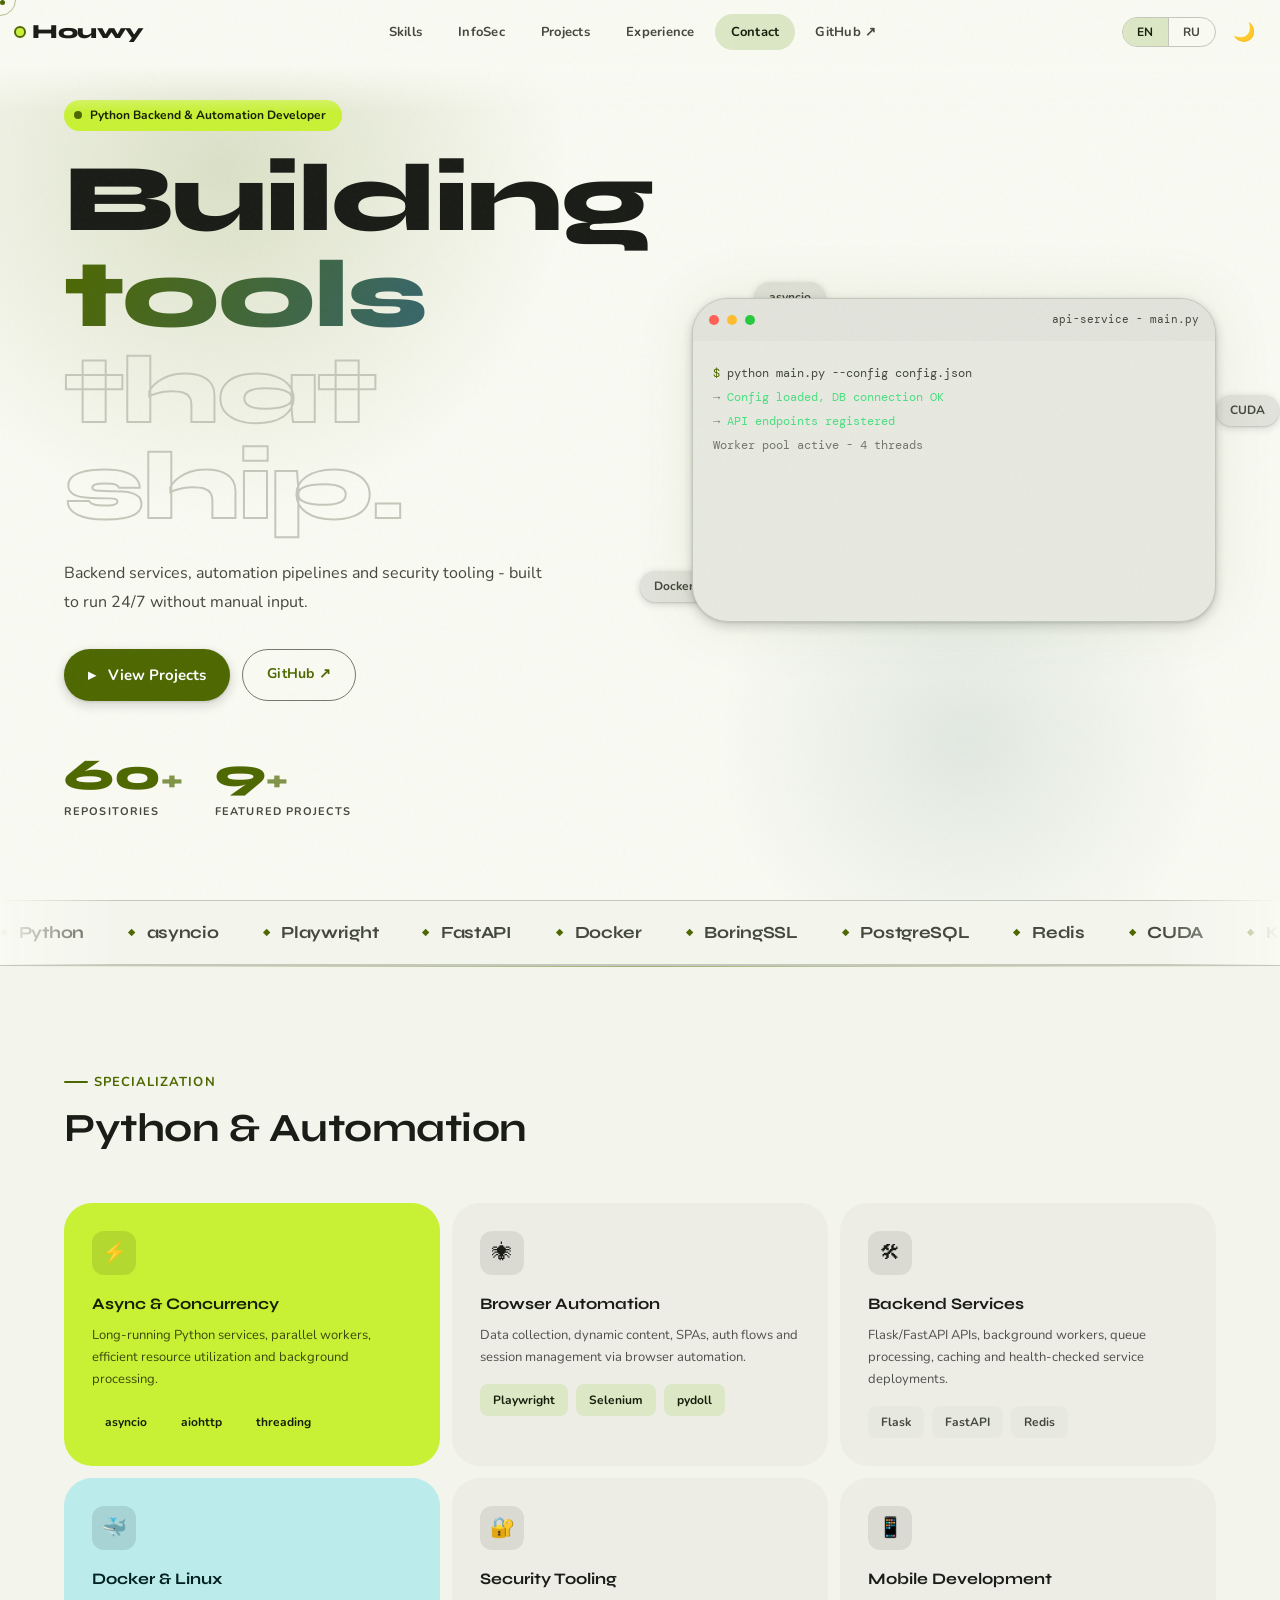
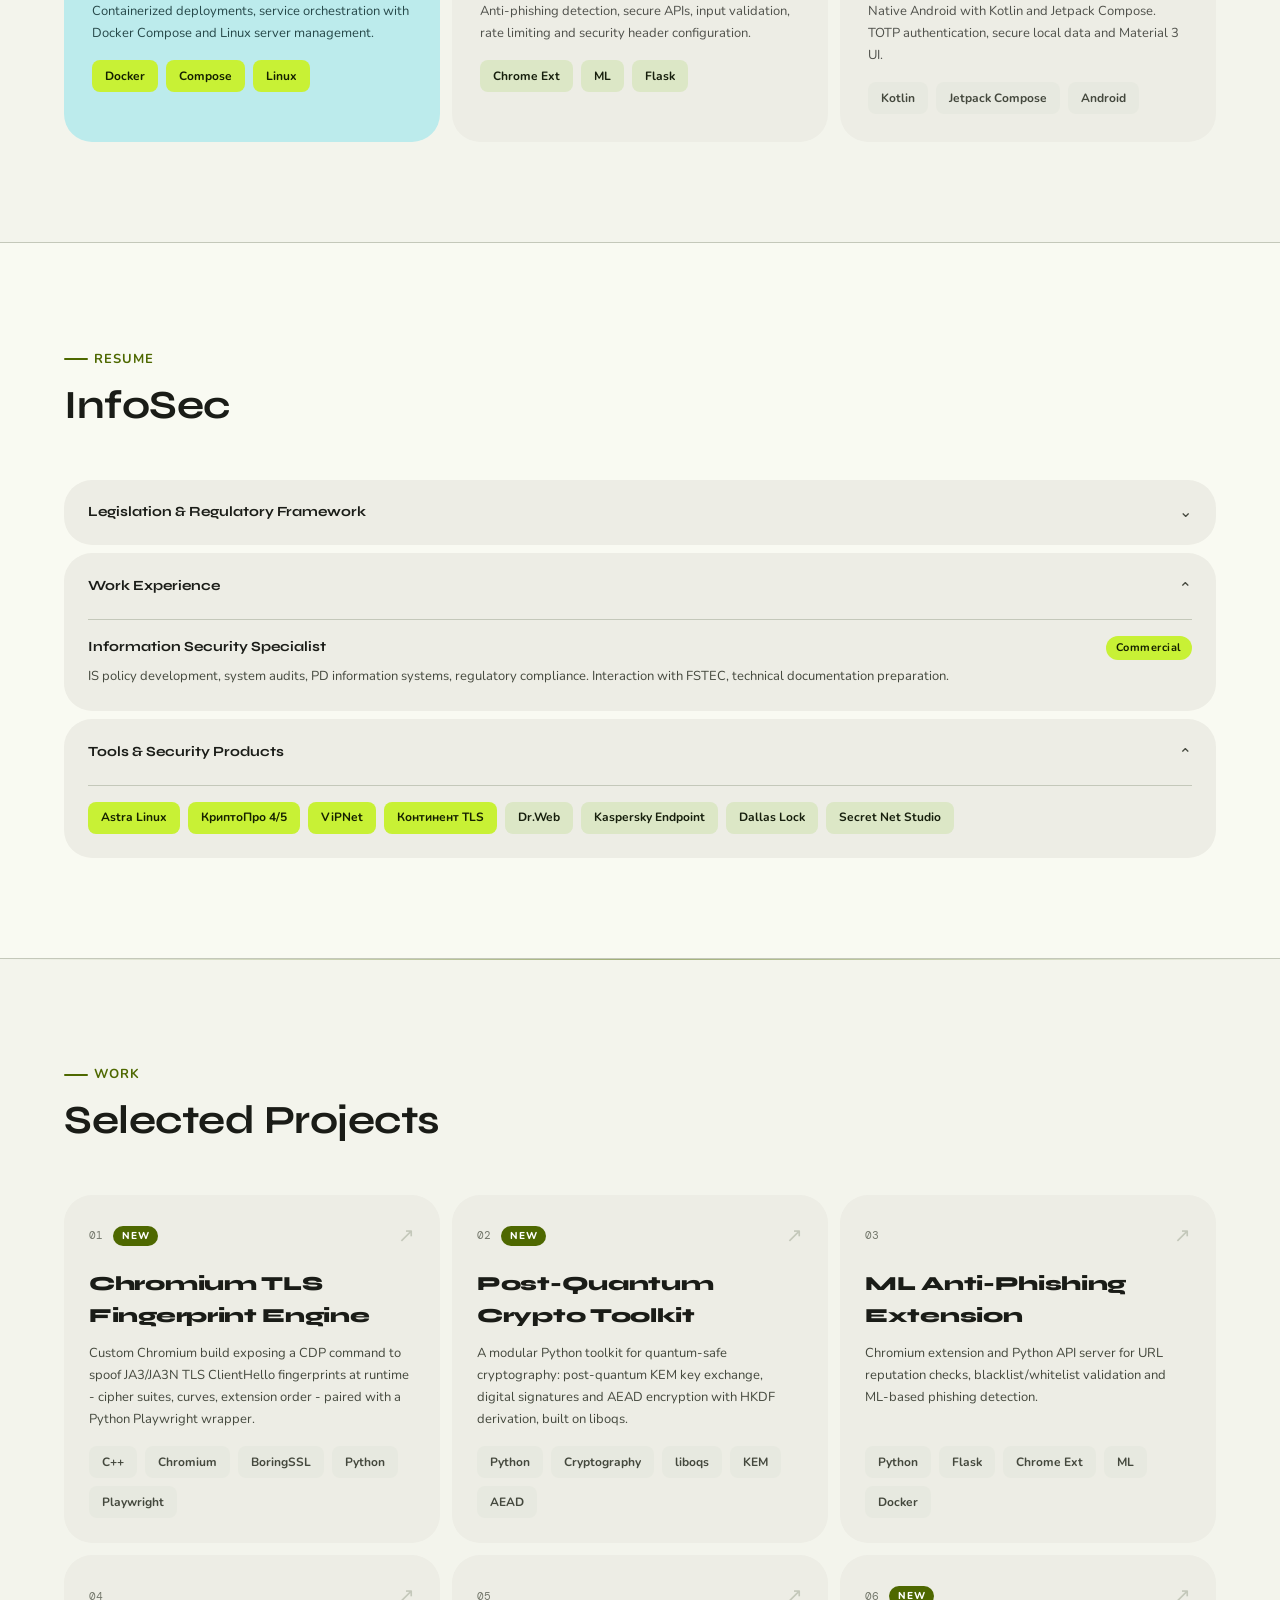
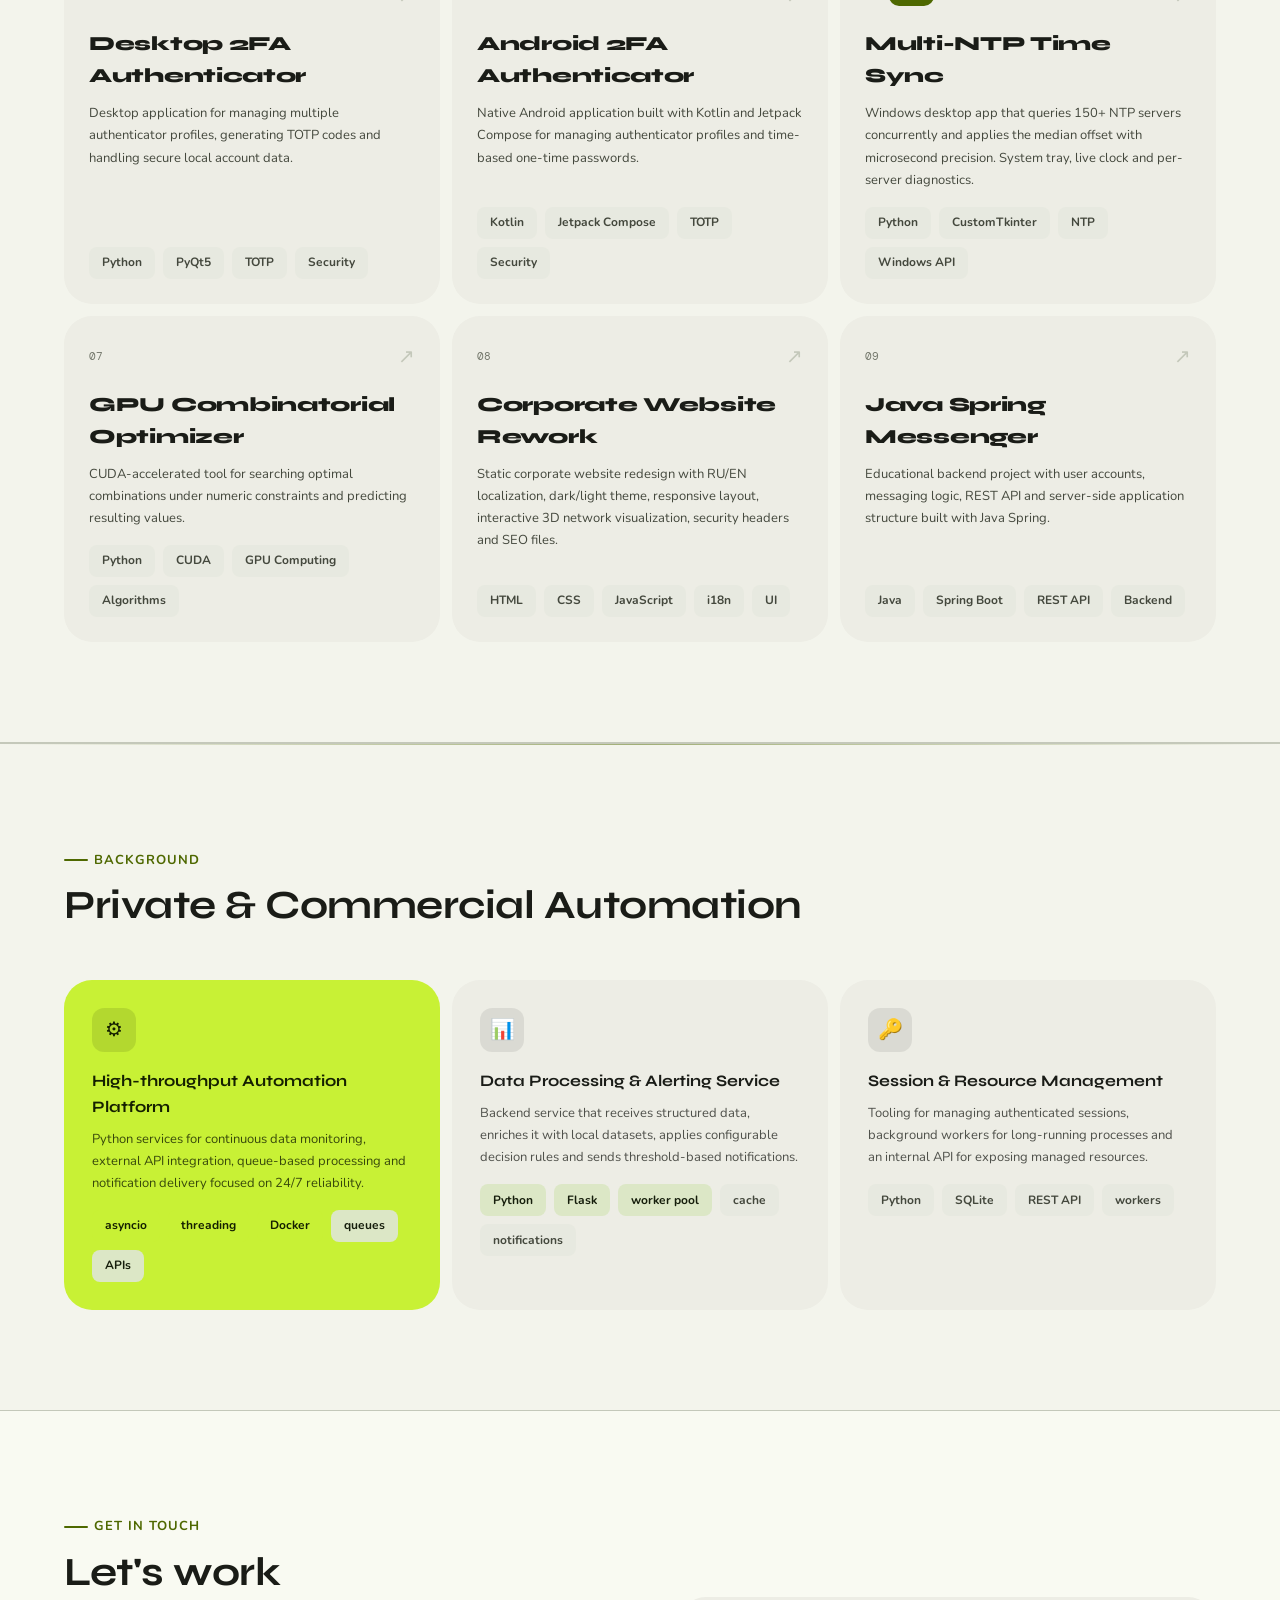
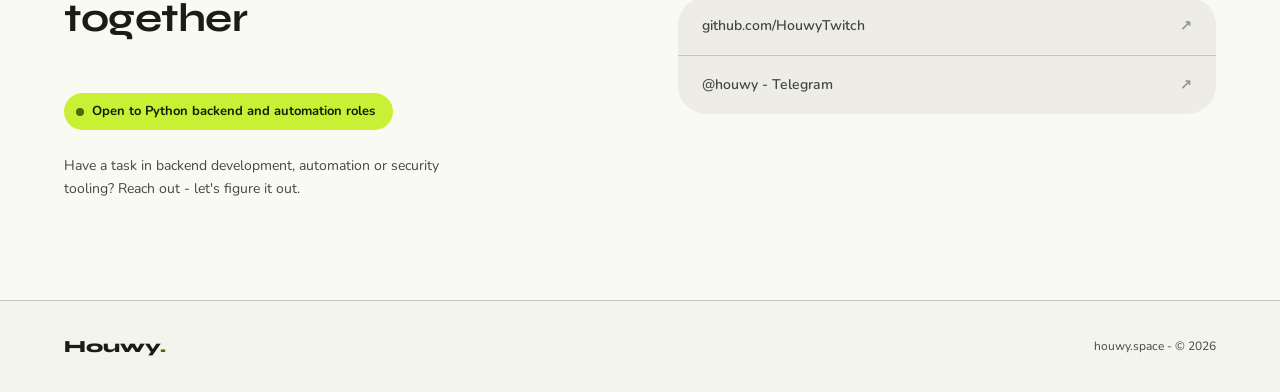
<file: index.html>
<!DOCTYPE html>
<html lang="en" data-theme="dark">
<head>
<meta charset="UTF-8">
<meta name="viewport" content="width=device-width, initial-scale=1.0">
<title>Houwy - houwy.space</title>
<link rel="icon" type="image/svg+xml" href="data:image/svg+xml,%3Csvg xmlns='http://www.w3.org/2000/svg' viewBox='0 0 32 32'%3E%3Crect width='32' height='32' rx='8' fill='%2312140e'/%3E%3Ctext x='4' y='24' font-family='sans-serif' font-size='20' font-weight='900' fill='%23c8f135'%3EH%3C/text%3E%3C/svg%3E">
<link href="https://fonts.googleapis.com/css2?family=Syne:wght@700;800&family=Nunito:wght@400;600;700;800&family=DM+Mono:wght@400;500&display=swap" rel="stylesheet">
<link rel="stylesheet" href="assets/m3.css">
</head>
<body>
<div class="scroll-progress" id="scrollProgress"></div>
<div class="noise-overlay"></div>
<div class="cursor-dot" id="cursorDot"></div>
<div class="cursor-ring" id="cursorRing"></div>

<!-- TOP APP BAR -->
<header class="top-bar" id="topBar">
  <a class="top-bar-logo" href="index.html">
    <span class="logo-dot"></span>Houwy
  </a>

  <ul class="top-bar-nav">
    <li><a href="#skills"      data-i18n="nav.skills">Skills</a></li>
    <li><a href="#infosec"     data-i18n="nav.infosec">InfoSec</a></li>
    <li><a href="#projects"    data-i18n="nav.projects">Projects</a></li>
    <li><a href="#experience"  data-i18n="nav.experience">Experience</a></li>
    <li><a href="#contact"     data-i18n="nav.contact">Contact</a></li>
    <li><a href="https://github.com/HouwyTwitch" target="_blank">GitHub ↗</a></li>
  </ul>

  <div class="top-bar-actions">
    <div class="seg-btn">
      <button class="seg-opt" data-lang="en" onclick="applyLang('en')">EN</button>
      <button class="seg-opt" data-lang="ru" onclick="applyLang('ru')">RU</button>
    </div>
    <button class="icon-btn" id="themeBtn" onclick="toggleTheme()" title="Toggle theme">🌙</button>
    <button class="ham-btn" id="hamBtn" aria-label="Menu">
      <span></span><span></span><span></span>
    </button>
  </div>
</header>

<nav class="nav-sheet" id="navSheet">
  <a href="#skills"      data-i18n="nav.skills">Skills</a>
  <a href="#infosec"     data-i18n="nav.infosec">InfoSec</a>
  <a href="#projects"    data-i18n="nav.projects">Projects</a>
  <a href="#experience"  data-i18n="nav.experience">Experience</a>
  <a href="#contact"     data-i18n="nav.contact">Contact</a>
  <a href="https://github.com/HouwyTwitch" target="_blank">GitHub ↗</a>
</nav>

<!-- HERO -->
<div class="hero-section">
  <div class="hero-left">
    <div class="hero-eyebrow">
      <span class="dot"></span>
      <span data-i18n="hero.eyebrow">Python Backend & Automation Developer</span>
    </div>

    <div class="hero-title display-lg">
      <span class="line" data-i18n="hero.title1">Building</span>
      <span class="line accent-word" data-i18n="hero.title2">tools</span>
      <span class="line outline-word" data-i18n="hero.title3">that ship.</span>
    </div>

    <p class="hero-desc" data-i18n="hero.desc">
      Backend services, automation pipelines and security tooling - built to run 24/7 without manual input.
    </p>

    <div class="hero-ctas">
      <a href="#projects" class="fab">
        <span>▸</span>
        <span data-i18n="hero.cta1">View Projects</span>
      </a>
      <a href="https://github.com/HouwyTwitch" target="_blank" class="btn btn-outlined" data-i18n="hero.cta2">GitHub ↗</a>
    </div>

    <div class="hero-stats">
      <div class="hero-stat">
        <div class="hero-stat-num" id="stat1">60<span>+</span></div>
        <div class="hero-stat-label" data-i18n="hero.stat1">Repositories</div>
      </div>
      <div class="hero-stat">
        <div class="hero-stat-num" id="stat2">9<span>+</span></div>
        <div class="hero-stat-label" data-i18n="hero.stat2">Featured Projects</div>
      </div>
    </div>
  </div>

  <div class="hero-visual">
    <div class="hero-chip c1">asyncio</div>
    <div class="hero-chip c2">Docker</div>
    <div class="hero-chip c3">CUDA</div>

    <div class="hero-card">
      <div class="hero-card-bar">
        <span class="hero-card-dot r"></span>
        <span class="hero-card-dot y"></span>
        <span class="hero-card-dot g"></span>
        <span class="hero-card-title">api-service - main.py</span>
      </div>
      <div class="hero-card-body mono" id="termOut"></div>
    </div>
  </div>
</div>

<!-- TECH MARQUEE -->
<div class="marquee" aria-hidden="true">
  <div class="marquee-track">
    <span class="marquee-item">Python</span>
    <span class="marquee-item">asyncio</span>
    <span class="marquee-item">Playwright</span>
    <span class="marquee-item">FastAPI</span>
    <span class="marquee-item">Docker</span>
    <span class="marquee-item">BoringSSL</span>
    <span class="marquee-item">PostgreSQL</span>
    <span class="marquee-item">Redis</span>
    <span class="marquee-item">CUDA</span>
    <span class="marquee-item">Kotlin</span>
    <span class="marquee-item">Cryptography</span>
    <span class="marquee-item">Linux</span>
    <span class="marquee-item">Python</span>
    <span class="marquee-item">asyncio</span>
    <span class="marquee-item">Playwright</span>
    <span class="marquee-item">FastAPI</span>
    <span class="marquee-item">Docker</span>
    <span class="marquee-item">BoringSSL</span>
    <span class="marquee-item">PostgreSQL</span>
    <span class="marquee-item">Redis</span>
    <span class="marquee-item">CUDA</span>
    <span class="marquee-item">Kotlin</span>
    <span class="marquee-item">Cryptography</span>
    <span class="marquee-item">Linux</span>
  </div>
</div>

<!-- SKILLS -->
<section id="skills" class="full-width-section">
  <div class="section">
    <div class="section-eyebrow reveal" data-i18n="skills.eyebrow">Specialization</div>
    <h2 class="section-title headline-lg reveal" data-i18n="skills.title">Python &amp; Automation</h2>

    <div class="skills-grid">
      <div class="skill-card">
        <div class="skill-icon">⚡</div>
        <div class="skill-title" data-i18n="skill1.title">Async &amp; Concurrency</div>
        <p class="skill-desc" data-i18n="skill1.desc">Long-running Python services, parallel workers, efficient resource utilization and background processing.</p>
        <div class="chips-row">
          <span class="chip filled">asyncio</span>
          <span class="chip filled">aiohttp</span>
          <span class="chip filled">threading</span>
        </div>
      </div>
      <div class="skill-card">
        <div class="skill-icon">🕷</div>
        <div class="skill-title" data-i18n="skill2.title">Browser Automation</div>
        <p class="skill-desc" data-i18n="skill2.desc">Data collection, dynamic content, SPAs, auth flows and session management via browser automation.</p>
        <div class="chips-row">
          <span class="chip secondary">Playwright</span>
          <span class="chip secondary">Selenium</span>
          <span class="chip secondary">pydoll</span>
        </div>
      </div>
      <div class="skill-card">
        <div class="skill-icon">🛠</div>
        <div class="skill-title" data-i18n="skill3.title">Backend Services</div>
        <p class="skill-desc" data-i18n="skill3.desc">Flask/FastAPI APIs, background workers, queue processing, caching and health-checked service deployments.</p>
        <div class="chips-row">
          <span class="chip surface">Flask</span>
          <span class="chip surface">FastAPI</span>
          <span class="chip surface">Redis</span>
        </div>
      </div>
      <div class="skill-card">
        <div class="skill-icon">🐳</div>
        <div class="skill-title" data-i18n="skill4.title">Docker &amp; Linux</div>
        <p class="skill-desc" data-i18n="skill4.desc">Containerized deployments, service orchestration with Docker Compose and Linux server management.</p>
        <div class="chips-row">
          <span class="chip filled">Docker</span>
          <span class="chip filled">Compose</span>
          <span class="chip filled">Linux</span>
        </div>
      </div>
      <div class="skill-card">
        <div class="skill-icon">🔐</div>
        <div class="skill-title" data-i18n="skill5.title">Security Tooling</div>
        <p class="skill-desc" data-i18n="skill5.desc">Anti-phishing detection, secure APIs, input validation, rate limiting and security header configuration.</p>
        <div class="chips-row">
          <span class="chip secondary">Chrome Ext</span>
          <span class="chip secondary">ML</span>
          <span class="chip secondary">Flask</span>
        </div>
      </div>
      <div class="skill-card">
        <div class="skill-icon">📱</div>
        <div class="skill-title" data-i18n="skill6.title">Mobile Development</div>
        <p class="skill-desc" data-i18n="skill6.desc">Native Android with Kotlin and Jetpack Compose. TOTP authentication, secure local data and Material 3 UI.</p>
        <div class="chips-row">
          <span class="chip surface">Kotlin</span>
          <span class="chip surface">Jetpack Compose</span>
          <span class="chip surface">Android</span>
        </div>
      </div>
    </div>
  </div>
</section>

<!-- INFOSEC -->
<section id="infosec">
  <div class="section">
    <div class="section-eyebrow reveal" data-i18n="infosec.eyebrow">Resume</div>
    <h2 class="section-title headline-lg reveal" data-i18n="infosec.title">InfoSec</h2>

    <div class="infosec-cards reveal">
      <!-- Legislation -->
      <div class="infosec-card">
        <div class="infosec-card-header">
          <span class="infosec-card-label" data-i18n="infosec.legis">Legislation &amp; Regulatory Framework</span>
          <span class="infosec-chevron">⌄</span>
        </div>
        <div class="infosec-card-body">
          <div class="infosec-items">
            <div><div class="infosec-item-name">ФЗ № 149-ФЗ / 152-ФЗ / 187-ФЗ</div><div class="infosec-item-desc" data-i18n="legis.1">Information protection, personal data processing, critical information infrastructure security</div></div>
            <div><div class="infosec-item-name">ФСТЭК Orders 17 / 21 / 239 / 31</div><div class="infosec-item-desc" data-i18n="legis.2">GIS protection requirements, PD security measures, significant KII objects, industrial ACS</div></div>
            <div><div class="infosec-item-name">ФЗ № 63-ФЗ / 98-ФЗ</div><div class="infosec-item-desc" data-i18n="legis.3">Electronic signatures and commercial secrets legislation</div></div>
            <div><div class="infosec-item-name">ПП № 1119 / 127</div><div class="infosec-item-desc" data-i18n="legis.4">PD protection levels (УЗ 1-4), KII categorization criteria</div></div>
            <div><div class="infosec-item-name">ФСБ № 378 / 66 / 796</div><div class="infosec-item-desc" data-i18n="legis.5">SKZI requirements, electronic signature means and certification centers</div></div>
            <div><div class="infosec-item-name">ГОСТ Р 57580.1 / .2</div><div class="infosec-item-desc" data-i18n="legis.6">Financial organization security - baseline controls and CBR conformity assessment</div></div>
            <div><div class="infosec-item-name">ISO/IEC 27001 / 27002</div><div class="infosec-item-desc" data-i18n="legis.7">International ISMS standards</div></div>
            <div><div class="infosec-item-name">ГОСТ 34 series</div><div class="infosec-item-desc" data-i18n="legis.8">Automated systems lifecycle: requirements, technical specification, testing stages</div></div>
          </div>
        </div>
      </div>

      <!-- Experience -->
      <div class="infosec-card open">
        <div class="infosec-card-header">
          <span class="infosec-card-label" data-i18n="infosec.exp">Work Experience</span>
          <span class="infosec-chevron">⌄</span>
        </div>
        <div class="infosec-card-body">
          <div class="infosec-items">
            <div>
              <div class="exp-header">
                <div class="infosec-item-name" data-i18n="infosec.role">Information Security Specialist</div>
                <span class="exp-period">Commercial</span>
              </div>
              <div class="infosec-item-desc" data-i18n="infosec.roledesc">IS policy development, system audits, PD information systems, regulatory compliance. Interaction with FSTEC, technical documentation preparation.</div>
            </div>
          </div>
        </div>
      </div>

      <!-- Tools -->
      <div class="infosec-card open">
        <div class="infosec-card-header">
          <span class="infosec-card-label" data-i18n="infosec.tools">Tools &amp; Security Products</span>
          <span class="infosec-chevron">⌄</span>
        </div>
        <div class="infosec-card-body">
          <div class="chips-row" style="padding-top:16px;border-top:1px solid var(--md-outline-variant)">
            <span class="chip filled">Astra Linux</span>
            <span class="chip filled">КриптоПро 4/5</span>
            <span class="chip filled">ViPNet</span>
            <span class="chip filled">Континент TLS</span>
            <span class="chip secondary">Dr.Web</span>
            <span class="chip secondary">Kaspersky Endpoint</span>
            <span class="chip secondary">Dallas Lock</span>
            <span class="chip secondary">Secret Net Studio</span>
          </div>
        </div>
      </div>
    </div>
  </div>
</section>

<!-- PROJECTS -->
<section id="projects" class="full-width-section">
  <div class="section">
    <div class="section-eyebrow reveal" data-i18n="projects.eyebrow">Work</div>
    <h2 class="section-title headline-lg reveal" data-i18n="projects.title">Selected Projects</h2>

    <div class="projects-grid">
      <a class="project-card reveal reveal-delay-1" href="projects/tls-fingerprints.html">
        <div class="pc-header"><span class="pc-num mono">01</span><span class="pc-badge">NEW</span><span class="pc-arrow">↗</span></div>
        <div class="pc-name" data-i18n="proj1.name">Chromium TLS Fingerprint Engine</div>
        <p class="pc-desc" data-i18n="proj1.desc">Custom Chromium build exposing a CDP command to spoof JA3/JA3N TLS ClientHello fingerprints at runtime - cipher suites, curves, extension order - paired with a Python Playwright wrapper.</p>
        <div class="chips-row"><span class="chip surface">C++</span><span class="chip surface">Chromium</span><span class="chip surface">BoringSSL</span><span class="chip surface">Python</span><span class="chip surface">Playwright</span></div>
      </a>
      <a class="project-card reveal reveal-delay-2" href="projects/qrpt.html">
        <div class="pc-header"><span class="pc-num mono">02</span><span class="pc-badge">NEW</span><span class="pc-arrow">↗</span></div>
        <div class="pc-name" data-i18n="proj2.name">Post-Quantum Crypto Toolkit</div>
        <p class="pc-desc" data-i18n="proj2.desc">A modular Python toolkit for quantum-safe cryptography: post-quantum KEM key exchange, digital signatures and AEAD encryption with HKDF derivation, built on liboqs.</p>
        <div class="chips-row"><span class="chip surface">Python</span><span class="chip surface">Cryptography</span><span class="chip surface">liboqs</span><span class="chip surface">KEM</span><span class="chip surface">AEAD</span></div>
      </a>
      <a class="project-card reveal reveal-delay-3" href="projects/anti-phishing.html">
        <div class="pc-header"><span class="pc-num mono">03</span><span class="pc-arrow">↗</span></div>
        <div class="pc-name" data-i18n="proj3.name">ML Anti-Phishing Extension</div>
        <p class="pc-desc" data-i18n="proj3.desc">Chromium extension and Python API server for URL reputation checks, blacklist/whitelist validation and ML-based phishing detection.</p>
        <div class="chips-row"><span class="chip surface">Python</span><span class="chip surface">Flask</span><span class="chip surface">Chrome Ext</span><span class="chip surface">ML</span><span class="chip surface">Docker</span></div>
      </a>
      <a class="project-card reveal reveal-delay-1" href="projects/modern-sda.html">
        <div class="pc-header"><span class="pc-num mono">04</span><span class="pc-arrow">↗</span></div>
        <div class="pc-name" data-i18n="proj4.name">Desktop 2FA Authenticator</div>
        <p class="pc-desc" data-i18n="proj4.desc">Desktop application for managing multiple authenticator profiles, generating TOTP codes and handling secure local account data.</p>
        <div class="chips-row"><span class="chip surface">Python</span><span class="chip surface">PyQt5</span><span class="chip surface">TOTP</span><span class="chip surface">Security</span></div>
      </a>
      <a class="project-card reveal reveal-delay-2" href="projects/modern-sda-android.html">
        <div class="pc-header"><span class="pc-num mono">05</span><span class="pc-arrow">↗</span></div>
        <div class="pc-name" data-i18n="proj5.name">Android 2FA Authenticator</div>
        <p class="pc-desc" data-i18n="proj5.desc">Native Android application built with Kotlin and Jetpack Compose for managing authenticator profiles and time-based one-time passwords.</p>
        <div class="chips-row"><span class="chip surface">Kotlin</span><span class="chip surface">Jetpack Compose</span><span class="chip surface">TOTP</span><span class="chip surface">Security</span></div>
      </a>
      <a class="project-card reveal reveal-delay-3" href="projects/win-time-sync.html">
        <div class="pc-header"><span class="pc-num mono">06</span><span class="pc-badge">NEW</span><span class="pc-arrow">↗</span></div>
        <div class="pc-name" data-i18n="proj6.name">Multi-NTP Time Sync</div>
        <p class="pc-desc" data-i18n="proj6.desc">Windows desktop app that queries 150+ NTP servers concurrently and applies the median offset with microsecond precision. System tray, live clock and per-server diagnostics.</p>
        <div class="chips-row"><span class="chip surface">Python</span><span class="chip surface">CustomTkinter</span><span class="chip surface">NTP</span><span class="chip surface">Windows API</span></div>
      </a>
      <a class="project-card reveal reveal-delay-1" href="projects/float-master.html">
        <div class="pc-header"><span class="pc-num mono">07</span><span class="pc-arrow">↗</span></div>
        <div class="pc-name" data-i18n="proj7.name">GPU Combinatorial Optimizer</div>
        <p class="pc-desc" data-i18n="proj7.desc">CUDA-accelerated tool for searching optimal combinations under numeric constraints and predicting resulting values.</p>
        <div class="chips-row"><span class="chip surface">Python</span><span class="chip surface">CUDA</span><span class="chip surface">GPU Computing</span><span class="chip surface">Algorithms</span></div>
      </a>
      <a class="project-card reveal reveal-delay-2" href="projects/mmts-rework.html">
        <div class="pc-header"><span class="pc-num mono">08</span><span class="pc-arrow">↗</span></div>
        <div class="pc-name" data-i18n="proj8.name">Corporate Website Rework</div>
        <p class="pc-desc" data-i18n="proj8.desc">Static corporate website redesign with RU/EN localization, dark/light theme, responsive layout, interactive 3D network visualization, security headers and SEO files.</p>
        <div class="chips-row"><span class="chip surface">HTML</span><span class="chip surface">CSS</span><span class="chip surface">JavaScript</span><span class="chip surface">i18n</span><span class="chip surface">UI</span></div>
      </a>
      <a class="project-card reveal reveal-delay-3" href="projects/java-messenger.html">
        <div class="pc-header"><span class="pc-num mono">09</span><span class="pc-arrow">↗</span></div>
        <div class="pc-name" data-i18n="proj9.name">Java Spring Messenger</div>
        <p class="pc-desc" data-i18n="proj9.desc">Educational backend project with user accounts, messaging logic, REST API and server-side application structure built with Java Spring.</p>
        <div class="chips-row"><span class="chip surface">Java</span><span class="chip surface">Spring Boot</span><span class="chip surface">REST API</span><span class="chip surface">Backend</span></div>
      </a>
    </div>
  </div>
</section>

<!-- PRIVATE EXPERIENCE -->
<section id="experience" class="full-width-section">
  <div class="section">
    <div class="section-eyebrow reveal" data-i18n="priv.eyebrow">Background</div>
    <h2 class="section-title headline-lg reveal" data-i18n="priv.title">Private &amp; Commercial Automation</h2>

    <div class="skills-grid">
      <div class="skill-card">
        <div class="skill-icon">⚙</div>
        <div class="skill-title" data-i18n="priv1.title">High-throughput Automation Platform</div>
        <p class="skill-desc" data-i18n="priv1.desc">Python services for continuous data monitoring, external API integration, queue-based processing and notification delivery focused on 24/7 reliability.</p>
        <div class="chips-row">
          <span class="chip filled">asyncio</span>
          <span class="chip filled">threading</span>
          <span class="chip filled">Docker</span>
          <span class="chip secondary">queues</span>
          <span class="chip secondary">APIs</span>
        </div>
      </div>
      <div class="skill-card">
        <div class="skill-icon">📊</div>
        <div class="skill-title" data-i18n="priv2.title">Data Processing &amp; Alerting Service</div>
        <p class="skill-desc" data-i18n="priv2.desc">Backend service that receives structured data, enriches it with local datasets, applies configurable decision rules and sends threshold-based notifications.</p>
        <div class="chips-row">
          <span class="chip secondary">Python</span>
          <span class="chip secondary">Flask</span>
          <span class="chip secondary">worker pool</span>
          <span class="chip surface">cache</span>
          <span class="chip surface">notifications</span>
        </div>
      </div>
      <div class="skill-card">
        <div class="skill-icon">🔑</div>
        <div class="skill-title" data-i18n="priv3.title">Session &amp; Resource Management</div>
        <p class="skill-desc" data-i18n="priv3.desc">Tooling for managing authenticated sessions, background workers for long-running processes and an internal API for exposing managed resources.</p>
        <div class="chips-row">
          <span class="chip surface">Python</span>
          <span class="chip surface">SQLite</span>
          <span class="chip surface">REST API</span>
          <span class="chip surface">workers</span>
        </div>
      </div>
    </div>
  </div>
</section>

<!-- CONTACT -->
<section id="contact">
  <div class="section">
    <div class="contact-layout">
      <div>
        <div class="section-eyebrow reveal" data-i18n="contact.eyebrow">Get in touch</div>
        <h2 class="section-title headline-lg reveal" data-i18n="contact.title">Let's work<br>together</h2>
        <div class="avail-chip reveal">
          <span class="dot"></span>
          <span data-i18n="contact.badge">Open to Python backend and automation roles</span>
        </div>
        <p class="body-md reveal" style="color:var(--md-on-surface-variant);max-width:400px" data-i18n="contact.desc">
          Have a task in backend development, automation or security tooling? Reach out - let's figure it out.
        </p>
      </div>
      <div class="reveal" style="align-self:center">
        <div class="contact-links-card">
          <a href="https://github.com/HouwyTwitch" target="_blank" class="contact-link">
            <span>github.com/HouwyTwitch</span>
            <span class="contact-link-arr">↗</span>
          </a>
          <a href="https://t.me/houwy" target="_blank" class="contact-link">
            <span>@houwy - Telegram</span>
            <span class="contact-link-arr">↗</span>
          </a>
        </div>
      </div>
    </div>
  </div>
</section>

<footer class="site-footer">
  <a class="footer-logo" href="index.html">Houwy<span class="dot">.</span></a>
  <span class="footer-copy" data-i18n="footer.copy">houwy.space - © 2026</span>
</footer>

<button class="to-top" id="toTop" aria-label="Back to top">↑</button>

<script src="assets/common.js"></script>
</body>
</html>
</file>
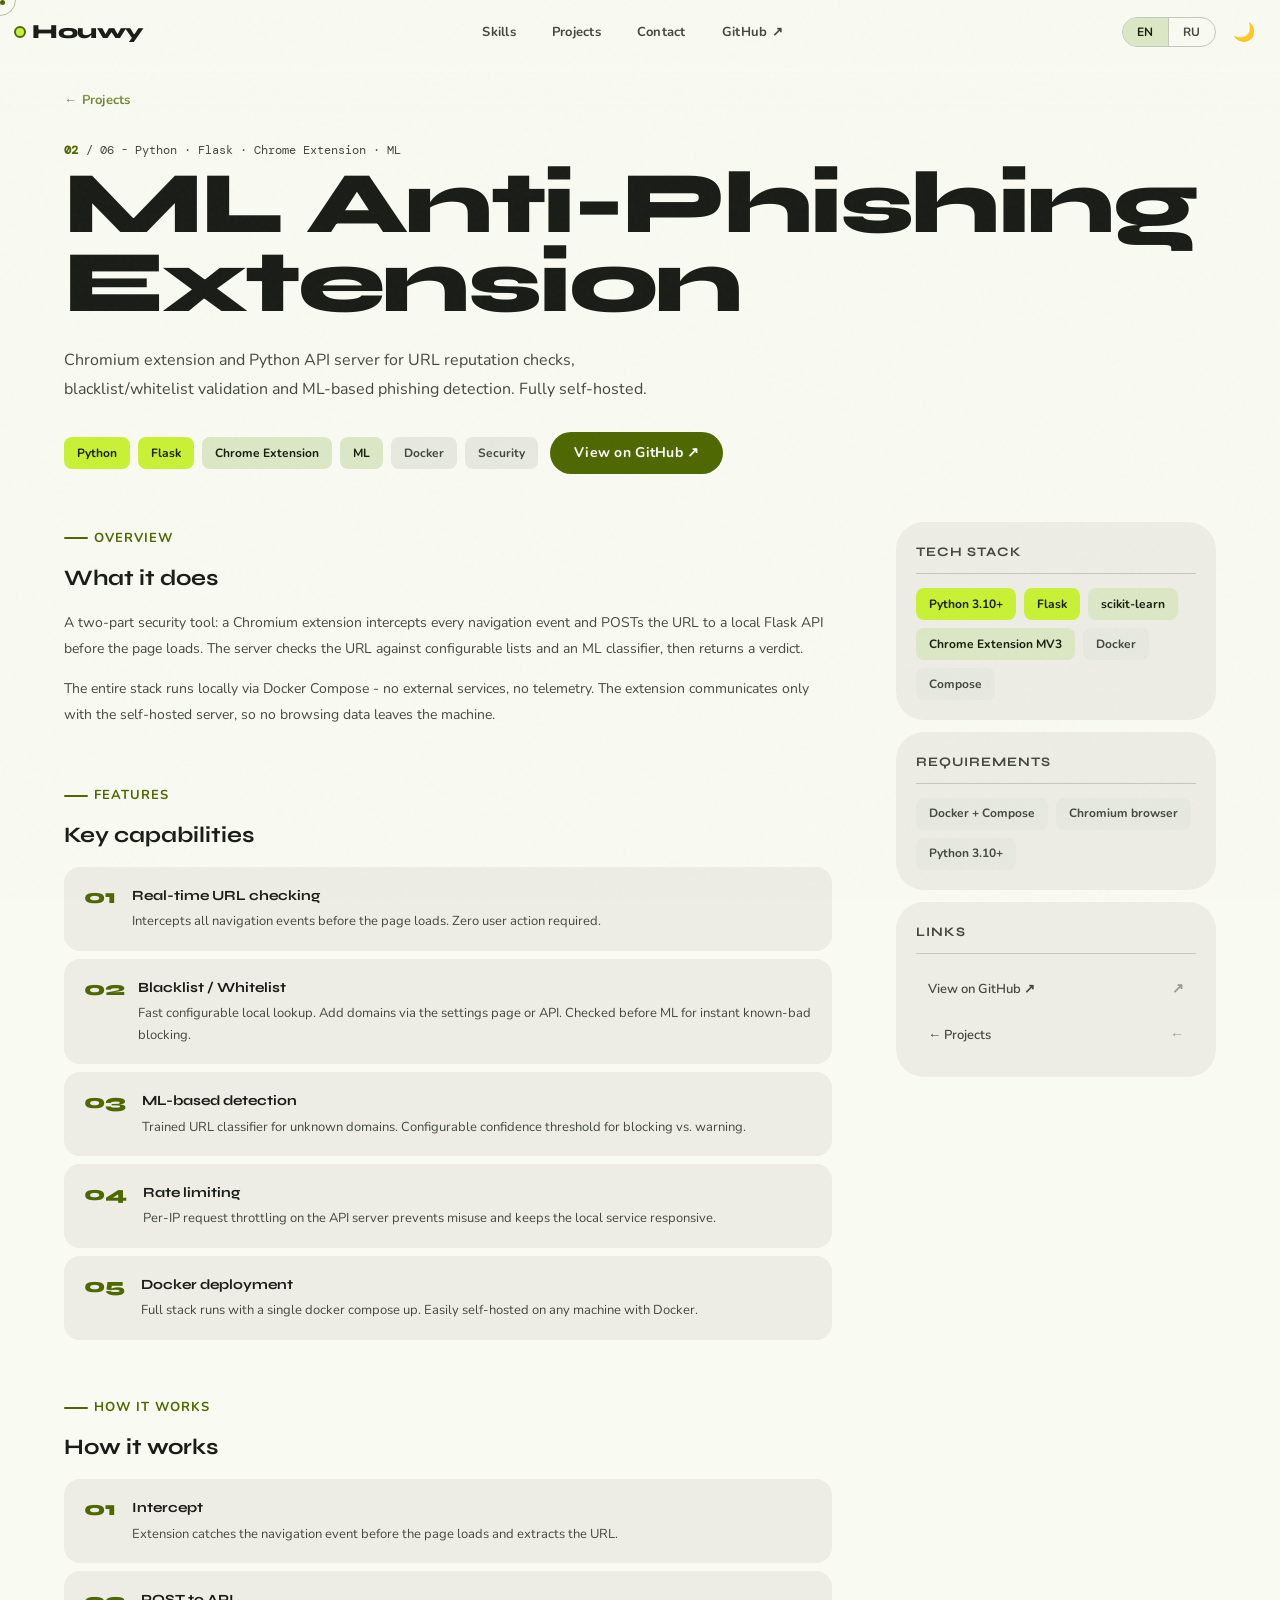
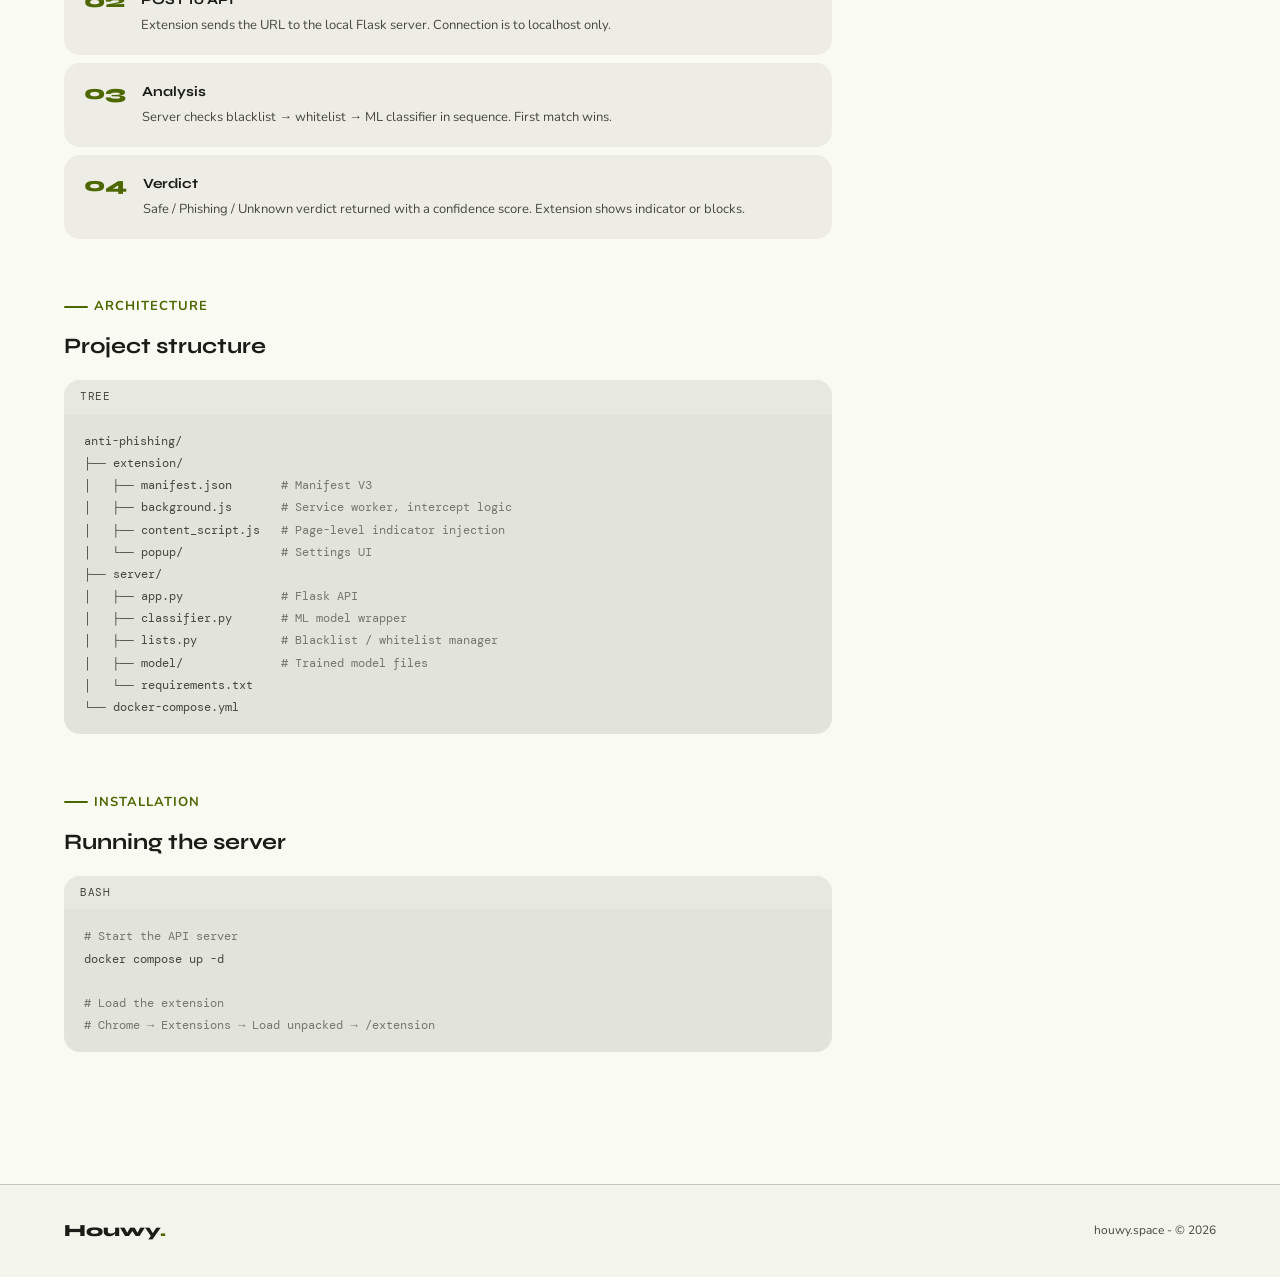
<file: projects/anti-phishing.html>
<!DOCTYPE html>
<html lang="en" data-theme="dark">
<head>
<meta charset="UTF-8">
<meta name="viewport" content="width=device-width, initial-scale=1.0">
<title>ML Anti-Phishing Extension - Houwy</title>
<link rel="icon" type="image/svg+xml" href="data:image/svg+xml,%3Csvg xmlns='http://www.w3.org/2000/svg' viewBox='0 0 32 32'%3E%3Crect width='32' height='32' rx='8' fill='%2312140e'/%3E%3Ctext x='4' y='24' font-family='sans-serif' font-size='20' font-weight='900' fill='%23c8f135'%3EH%3C/text%3E%3C/svg%3E">
<link href="https://fonts.googleapis.com/css2?family=Syne:wght@700;800&family=Nunito:wght@400;600;700;800&family=DM+Mono:wght@400;500&display=swap" rel="stylesheet">
<link rel="stylesheet" href="../assets/m3.css">
</head>
<body>
<div class="scroll-progress" id="scrollProgress"></div>
<div class="noise-overlay"></div>
<div class="cursor-dot" id="cursorDot"></div>
<div class="cursor-ring" id="cursorRing"></div>

<header class="top-bar">
  <a class="top-bar-logo" href="../index.html"><span class="logo-dot"></span>Houwy</a>
  <ul class="top-bar-nav">
    <li><a href="../index.html#skills"   data-i18n="nav.skills">Skills</a></li>
    <li><a href="../index.html#projects" data-i18n="nav.projects">Projects</a></li>
    <li><a href="../index.html#contact"  data-i18n="nav.contact">Contact</a></li>
    <li><a href="https://github.com/HouwyTwitch/ai-phishing-detection" target="_blank">GitHub ↗</a></li>
  </ul>
  <div class="top-bar-actions">
    <div class="seg-btn">
      <button class="seg-opt" data-lang="en" onclick="applyLang('en')">EN</button>
      <button class="seg-opt" data-lang="ru" onclick="applyLang('ru')">RU</button>
    </div>
    <button class="icon-btn" id="themeBtn" onclick="toggleTheme()">🌙</button>
    <button class="ham-btn" id="hamBtn"><span></span><span></span><span></span></button>
  </div>
</header>
<nav class="nav-sheet" id="navSheet">
  <a href="../index.html#skills"   data-i18n="nav.skills">Skills</a>
  <a href="../index.html#projects" data-i18n="nav.projects">Projects</a>
  <a href="../index.html#contact"  data-i18n="nav.contact">Contact</a>
  <a href="https://github.com/HouwyTwitch/ai-phishing-detection" target="_blank">GitHub ↗</a>
</nav>

<div class="proj-hero">
  <div class="proj-eyebrow">
    <a href="../index.html" class="btn btn-text" style="padding-left:0;font-size:13px" data-i18n="proj.back">← Projects</a>
  </div>
  <div class="proj-number"><span class="n">02</span> / 06 - Python · Flask · Chrome Extension · ML</div>
  <h1 class="proj-title" data-i18n="aph.title">ML Anti-Phishing<br>Extension</h1>
  <p class="proj-oneliner" data-i18n="aph.one">Chromium extension and Python API server for URL reputation checks, blacklist/whitelist validation and ML-based phishing detection. Fully self-hosted.</p>
  <div class="proj-hero-actions">
    <div class="chips-row">
      <span class="chip filled">Python</span><span class="chip filled">Flask</span>
      <span class="chip secondary">Chrome Extension</span><span class="chip secondary">ML</span>
      <span class="chip surface">Docker</span><span class="chip surface">Security</span>
    </div>
    <a href="https://github.com/HouwyTwitch/ai-phishing-detection" target="_blank" class="btn btn-filled" data-i18n="proj.viewgithub">View on GitHub ↗</a>
  </div>
</div>

<div class="proj-content">
  <div class="proj-main">

    <div class="proj-section reveal">
      <div class="proj-section-label section-eyebrow" data-i18n="proj.overview">Overview</div>
      <h3 class="proj-section-title">What it does</h3>
      <div class="proj-section-body">
        <p data-i18n="aph.ov.b1">A two-part security tool: a Chromium extension intercepts every navigation event and POSTs the URL to a local Flask API before the page loads. The server checks the URL against configurable lists and an ML classifier, then returns a verdict.</p>
        <p data-i18n="aph.ov.b2">The entire stack runs locally via Docker Compose - no external services, no telemetry. The extension communicates only with the self-hosted server, so no browsing data leaves the machine.</p>
      </div>
    </div>

    <div class="proj-section reveal">
      <div class="proj-section-label section-eyebrow" data-i18n="proj.features">Features</div>
      <h3 class="proj-section-title" data-i18n="aph.feat.title">Key capabilities</h3>
      <div class="steps">
        <div class="step"><div class="step-num">01</div><div><div class="step-title" data-i18n="aph.s1t">Real-time URL checking</div><div class="step-desc" data-i18n="aph.s1d">Intercepts all navigation events before the page loads. Zero user action required.</div></div></div>
        <div class="step"><div class="step-num">02</div><div><div class="step-title" data-i18n="aph.s2t">Blacklist / Whitelist</div><div class="step-desc" data-i18n="aph.s2d">Fast configurable local lookup. Add domains via the settings page or API. Checked before ML for instant known-bad blocking.</div></div></div>
        <div class="step"><div class="step-num">03</div><div><div class="step-title" data-i18n="aph.s3t">ML-based detection</div><div class="step-desc" data-i18n="aph.s3d">Trained URL classifier for unknown domains. Configurable confidence threshold for blocking vs. warning.</div></div></div>
        <div class="step"><div class="step-num">04</div><div><div class="step-title" data-i18n="aph.s4t">Rate limiting</div><div class="step-desc" data-i18n="aph.s4d">Per-IP request throttling on the API server prevents misuse and keeps the local service responsive.</div></div></div>
        <div class="step"><div class="step-num">05</div><div><div class="step-title" data-i18n="aph.s5t">Docker deployment</div><div class="step-desc" data-i18n="aph.s5d">Full stack runs with a single docker compose up. Easily self-hosted on any machine with Docker.</div></div></div>
      </div>
    </div>

    <div class="proj-section reveal">
      <div class="proj-section-label section-eyebrow" data-i18n="proj.howit">How it works</div>
      <h3 class="proj-section-title" data-i18n="aph.hw.title">Detection flow</h3>
      <div class="steps">
        <div class="step"><div class="step-num">01</div><div><div class="step-title" data-i18n="aph.hw.s1t">Intercept</div><div class="step-desc" data-i18n="aph.hw.s1d">Extension catches the navigation event before the page loads and extracts the URL.</div></div></div>
        <div class="step"><div class="step-num">02</div><div><div class="step-title" data-i18n="aph.hw.s2t">POST to API</div><div class="step-desc" data-i18n="aph.hw.s2d">Extension sends the URL to the local Flask server. Connection is to localhost only.</div></div></div>
        <div class="step"><div class="step-num">03</div><div><div class="step-title" data-i18n="aph.hw.s3t">Analysis</div><div class="step-desc" data-i18n="aph.hw.s3d">Server checks blacklist → whitelist → ML classifier in sequence. First match wins.</div></div></div>
        <div class="step"><div class="step-num">04</div><div><div class="step-title" data-i18n="aph.hw.s4t">Verdict</div><div class="step-desc" data-i18n="aph.hw.s4d">Safe / Phishing / Unknown verdict returned with a confidence score. Extension shows indicator or blocks.</div></div></div>
      </div>
    </div>

    <div class="proj-section reveal">
      <div class="proj-section-label section-eyebrow" data-i18n="proj.arch">Architecture</div>
      <h3 class="proj-section-title">Project structure</h3>
      <div class="code-block">
        <div class="code-bar">tree</div>
        <pre>anti-phishing/
├── extension/
│   ├── manifest.json       <span class="cm"># Manifest V3</span>
│   ├── background.js       <span class="cm"># Service worker, intercept logic</span>
│   ├── content_script.js   <span class="cm"># Page-level indicator injection</span>
│   └── popup/              <span class="cm"># Settings UI</span>
├── server/
│   ├── app.py              <span class="cm"># Flask API</span>
│   ├── classifier.py       <span class="cm"># ML model wrapper</span>
│   ├── lists.py            <span class="cm"># Blacklist / whitelist manager</span>
│   ├── model/              <span class="cm"># Trained model files</span>
│   └── requirements.txt
└── docker-compose.yml</pre>
      </div>
    </div>

    <div class="proj-section reveal">
      <div class="proj-section-label section-eyebrow" data-i18n="proj.install">Installation</div>
      <h3 class="proj-section-title">Running the server</h3>
      <div class="code-block">
        <div class="code-bar">bash</div>
        <pre><span class="cm"># Start the API server</span>
docker compose up -d

<span class="cm"># Load the extension</span>
<span class="cm"># Chrome → Extensions → Load unpacked → /extension</span></pre>
      </div>
    </div>

  </div>

  <aside class="proj-sidebar">
    <div class="sidebar-card reveal">
      <div class="sidebar-card-title" data-i18n="proj.techstack">Tech Stack</div>
      <div class="chips-row">
        <span class="chip filled">Python 3.10+</span><span class="chip filled">Flask</span>
        <span class="chip secondary">scikit-learn</span><span class="chip secondary">Chrome Extension MV3</span>
        <span class="chip surface">Docker</span><span class="chip surface">Compose</span>
      </div>
    </div>
    <div class="sidebar-card reveal">
      <div class="sidebar-card-title" data-i18n="proj.requirements">Requirements</div>
      <div class="chips-row">
        <span class="chip surface">Docker + Compose</span>
        <span class="chip surface">Chromium browser</span>
        <span class="chip surface">Python 3.10+</span>
      </div>
    </div>
    <div class="sidebar-card reveal">
      <div class="sidebar-card-title" data-i18n="proj.links">Links</div>
      <div class="sidebar-links">
        <a class="sidebar-link" href="https://github.com/HouwyTwitch/ai-phishing-detection" target="_blank"><span data-i18n="proj.viewgithub">GitHub Repository</span><span class="sidebar-link-arr">↗</span></a>
        <a class="sidebar-link" href="../index.html#projects"><span data-i18n="proj.back">← Projects</span><span class="sidebar-link-arr">←</span></a>
      </div>
    </div>
  </aside>
</div>

<footer class="site-footer">
  <a class="footer-logo" href="../index.html">Houwy<span class="dot">.</span></a>
  <span class="footer-copy" data-i18n="footer.copy">houwy.space - © 2026</span>
</footer>

<button class="to-top" id="toTop" aria-label="Back to top">↑</button>

<script src="../assets/common.js"></script>
</body>
</html>
</file>
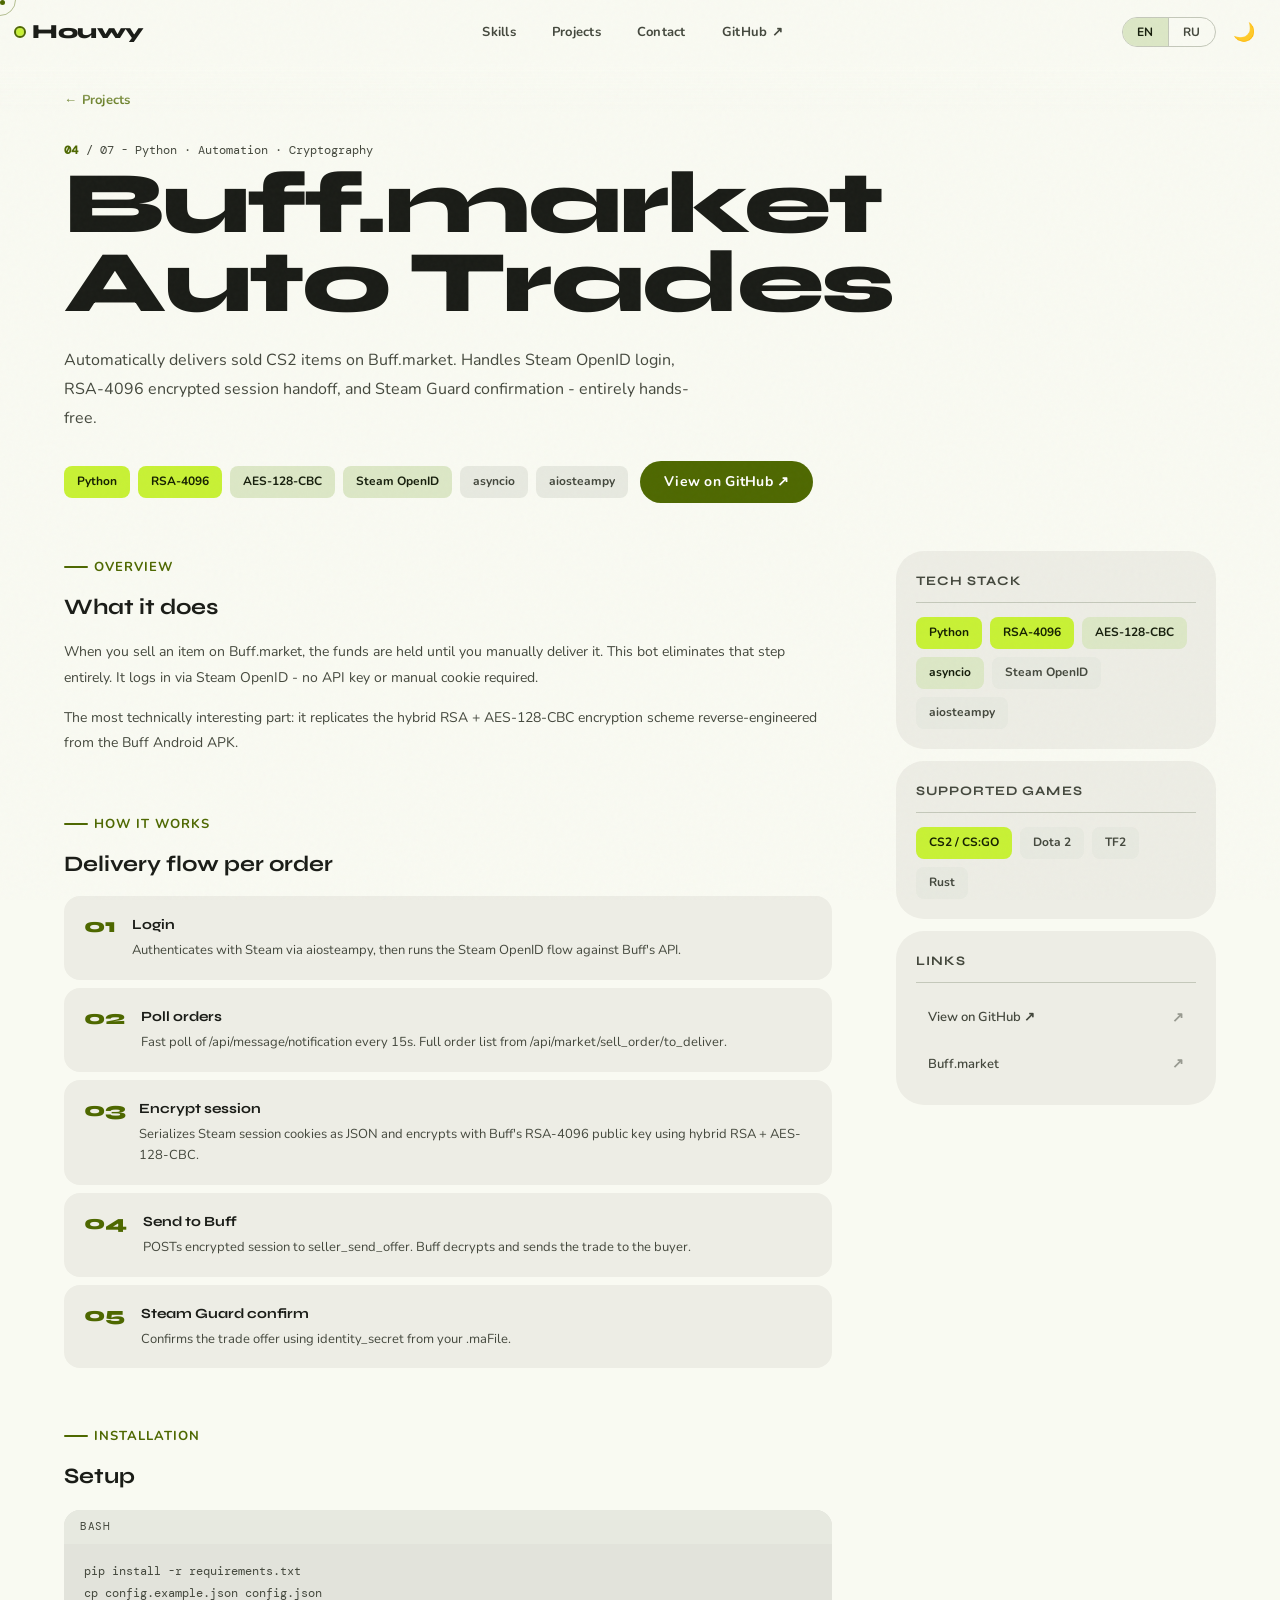
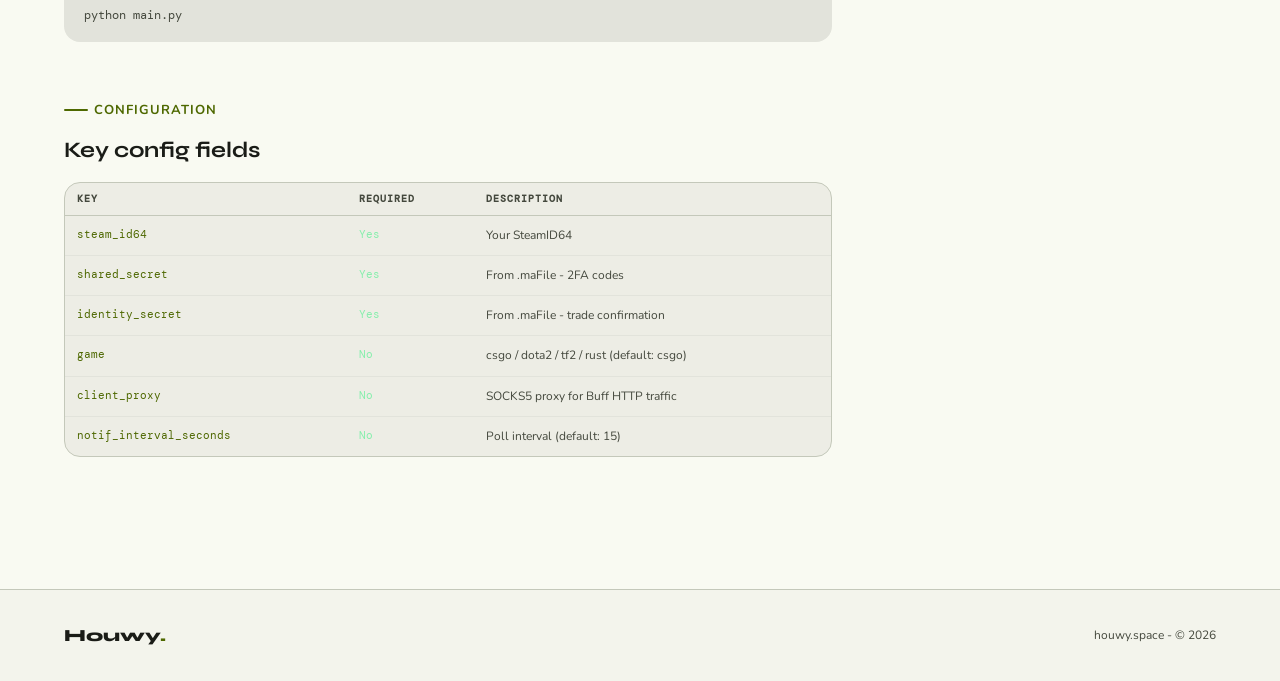
<file: projects/buff-trades.html>
<!DOCTYPE html>
<html lang="en" data-theme="dark">
<head>
<meta charset="UTF-8">
<meta name="viewport" content="width=device-width, initial-scale=1.0">
<title>Buff.market Auto Trades - Houwy</title>
<link rel="icon" type="image/svg+xml" href="data:image/svg+xml,%3Csvg xmlns='http://www.w3.org/2000/svg' viewBox='0 0 32 32'%3E%3Crect width='32' height='32' rx='8' fill='%2312140e'/%3E%3Ctext x='4' y='24' font-family='sans-serif' font-size='20' font-weight='900' fill='%23c8f135'%3EH%3C/text%3E%3C/svg%3E">
<link href="https://fonts.googleapis.com/css2?family=Syne:wght@700;800&family=Nunito:wght@400;600;700;800&family=DM+Mono:wght@400;500&display=swap" rel="stylesheet">
<link rel="stylesheet" href="../assets/m3.css">
</head>
<body>
<div class="noise-overlay"></div>
<div class="cursor-dot" id="cursorDot"></div>
<div class="cursor-ring" id="cursorRing"></div>

<header class="top-bar">
  <a class="top-bar-logo" href="../index.html"><span class="logo-dot"></span>Houwy</a>
  <ul class="top-bar-nav">
    <li><a href="../index.html#skills" data-i18n="nav.skills">Skills</a></li>
    <li><a href="../index.html#projects" data-i18n="nav.projects">Projects</a></li>
    <li><a href="../index.html#contact" data-i18n="nav.contact">Contact</a></li>
    <li><a href="https://github.com/HouwyTwitch/buff-market-auto-trades" target="_blank">GitHub ↗</a></li>
  </ul>
  <div class="top-bar-actions">
    <div class="seg-btn"><button class="seg-opt" data-lang="en" onclick="applyLang('en')">EN</button><button class="seg-opt" data-lang="ru" onclick="applyLang('ru')">RU</button></div>
    <button class="icon-btn" id="themeBtn" onclick="toggleTheme()">🌙</button>
    <button class="ham-btn" id="hamBtn"><span></span><span></span><span></span></button>
  </div>
</header>
<nav class="nav-sheet" id="navSheet">
  <a href="../index.html#projects" data-i18n="nav.projects">Projects</a>
  <a href="../index.html#contact" data-i18n="nav.contact">Contact</a>
</nav>

<div class="proj-hero">
  <div class="proj-eyebrow"><a href="../index.html" class="btn btn-text" style="padding-left:0;font-size:13px" data-i18n="proj.back">← Projects</a></div>
  <div class="proj-number"><span class="n">04</span> / 07 - Python · Automation · Cryptography</div>
  <h1 class="proj-title" data-i18n="buf.title">Buff.market<br>Auto Trades</h1>
  <p class="proj-oneliner" data-i18n="buf.one">Automatically delivers sold CS2 items on Buff.market. Handles Steam OpenID login, RSA-4096 encrypted session handoff, and Steam Guard confirmation - entirely hands-free.</p>
  <div class="proj-hero-actions">
    <div class="chips-row">
      <span class="chip filled">Python</span><span class="chip filled">RSA-4096</span>
      <span class="chip secondary">AES-128-CBC</span><span class="chip secondary">Steam OpenID</span>
      <span class="chip surface">asyncio</span><span class="chip surface">aiosteampy</span>
    </div>
    <a href="https://github.com/HouwyTwitch/buff-market-auto-trades" target="_blank" class="btn btn-filled" data-i18n="proj.viewgithub">View on GitHub ↗</a>
  </div>
</div>

<div class="proj-content">
  <div class="proj-main">
    <div class="proj-section reveal">
      <div class="proj-section-label section-eyebrow" data-i18n="proj.overview">Overview</div>
      <h3 class="proj-section-title">What it does</h3>
      <div class="proj-section-body">
        <p data-i18n="buf.ov.b1">When you sell an item on Buff.market, the funds are held until you manually deliver it. This bot eliminates that step entirely. It logs in via Steam OpenID - no API key or manual cookie required.</p>
        <p data-i18n="buf.ov.b2">The most technically interesting part: it replicates the hybrid RSA + AES-128-CBC encryption scheme reverse-engineered from the Buff Android APK.</p>
      </div>
    </div>

    <div class="proj-section reveal">
      <div class="proj-section-label section-eyebrow" data-i18n="proj.howit">How it works</div>
      <h3 class="proj-section-title" data-i18n="buf.hw.title">Delivery flow per order</h3>
      <div class="steps">
        <div class="step"><div class="step-num">01</div><div><div class="step-title" data-i18n="buf.s1t">Login</div><div class="step-desc" data-i18n="buf.s1d">Authenticates with Steam via aiosteampy, then runs the Steam OpenID flow against Buff's API.</div></div></div>
        <div class="step"><div class="step-num">02</div><div><div class="step-title" data-i18n="buf.s2t">Poll orders</div><div class="step-desc" data-i18n="buf.s2d">Fast poll every 15s. Full order list fetched from /api/market/sell_order/to_deliver.</div></div></div>
        <div class="step"><div class="step-num">03</div><div><div class="step-title" data-i18n="buf.s3t">Encrypt session</div><div class="step-desc" data-i18n="buf.s3d">Serializes Steam session cookies as JSON and encrypts with Buff's RSA-4096 public key using hybrid RSA + AES-128-CBC.</div></div></div>
        <div class="step"><div class="step-num">04</div><div><div class="step-title" data-i18n="buf.s4t">Send to Buff</div><div class="step-desc" data-i18n="buf.s4d">POSTs encrypted session to seller_send_offer. Buff decrypts and sends the trade to the buyer.</div></div></div>
        <div class="step"><div class="step-num">05</div><div><div class="step-title" data-i18n="buf.s5t">Steam Guard confirm</div><div class="step-desc" data-i18n="buf.s5d">Confirms the trade offer using identity_secret from your .maFile.</div></div></div>
      </div>
    </div>

    <div class="proj-section reveal">
      <div class="proj-section-label section-eyebrow" data-i18n="proj.install">Installation</div>
      <h3 class="proj-section-title">Setup</h3>
      <div class="code-block"><div class="code-bar">bash</div><pre>pip install -r requirements.txt
cp config.example.json config.json
python main.py</pre></div>
    </div>

    <div class="proj-section reveal">
      <div class="proj-section-label section-eyebrow" data-i18n="proj.config">Configuration</div>
      <h3 class="proj-section-title">Key config fields</h3>
      <div class="config-table-wrap">
        <table class="config-table">
          <tr><th>Key</th><th>Required</th><th>Description</th></tr>
          <tr><td>steam_id64</td><td>Yes</td><td>Your SteamID64</td></tr>
          <tr><td>shared_secret</td><td>Yes</td><td>From .maFile - 2FA codes</td></tr>
          <tr><td>identity_secret</td><td>Yes</td><td>From .maFile - trade confirmation</td></tr>
          <tr><td>game</td><td>No</td><td>csgo / dota2 / tf2 / rust (default: csgo)</td></tr>
          <tr><td>client_proxy</td><td>No</td><td>SOCKS5 proxy for Buff HTTP traffic</td></tr>
          <tr><td>notif_interval_seconds</td><td>No</td><td>Poll interval (default: 15)</td></tr>
        </table>
      </div>
    </div>
  </div>

  <aside class="proj-sidebar">
    <div class="sidebar-card reveal">
      <div class="sidebar-card-title" data-i18n="proj.techstack">Tech Stack</div>
      <div class="chips-row">
        <span class="chip filled">Python</span><span class="chip filled">RSA-4096</span>
        <span class="chip secondary">AES-128-CBC</span><span class="chip secondary">asyncio</span>
        <span class="chip surface">Steam OpenID</span><span class="chip surface">aiosteampy</span>
      </div>
    </div>
    <div class="sidebar-card reveal">
      <div class="sidebar-card-title" data-i18n="proj.games">Supported Games</div>
      <div class="chips-row">
        <span class="chip filled">CS2 / CS:GO</span>
        <span class="chip surface">Dota 2</span><span class="chip surface">TF2</span><span class="chip surface">Rust</span>
      </div>
    </div>
    <div class="sidebar-card reveal">
      <div class="sidebar-card-title" data-i18n="proj.links">Links</div>
      <div class="sidebar-links">
        <a class="sidebar-link" href="https://github.com/HouwyTwitch/buff-market-auto-trades" target="_blank"><span data-i18n="proj.viewgithub">GitHub Repository</span><span class="sidebar-link-arr">↗</span></a>
        <a class="sidebar-link" href="https://buff.market" target="_blank"><span>Buff.market</span><span class="sidebar-link-arr">↗</span></a>
      </div>
    </div>
  </aside>
</div>

<footer class="site-footer">
  <a class="footer-logo" href="../index.html">Houwy<span class="dot">.</span></a>
  <span class="footer-copy" data-i18n="footer.copy">houwy.space - © 2026</span>
</footer>
<script src="../assets/common.js"></script>
</body>
</html>
</file>
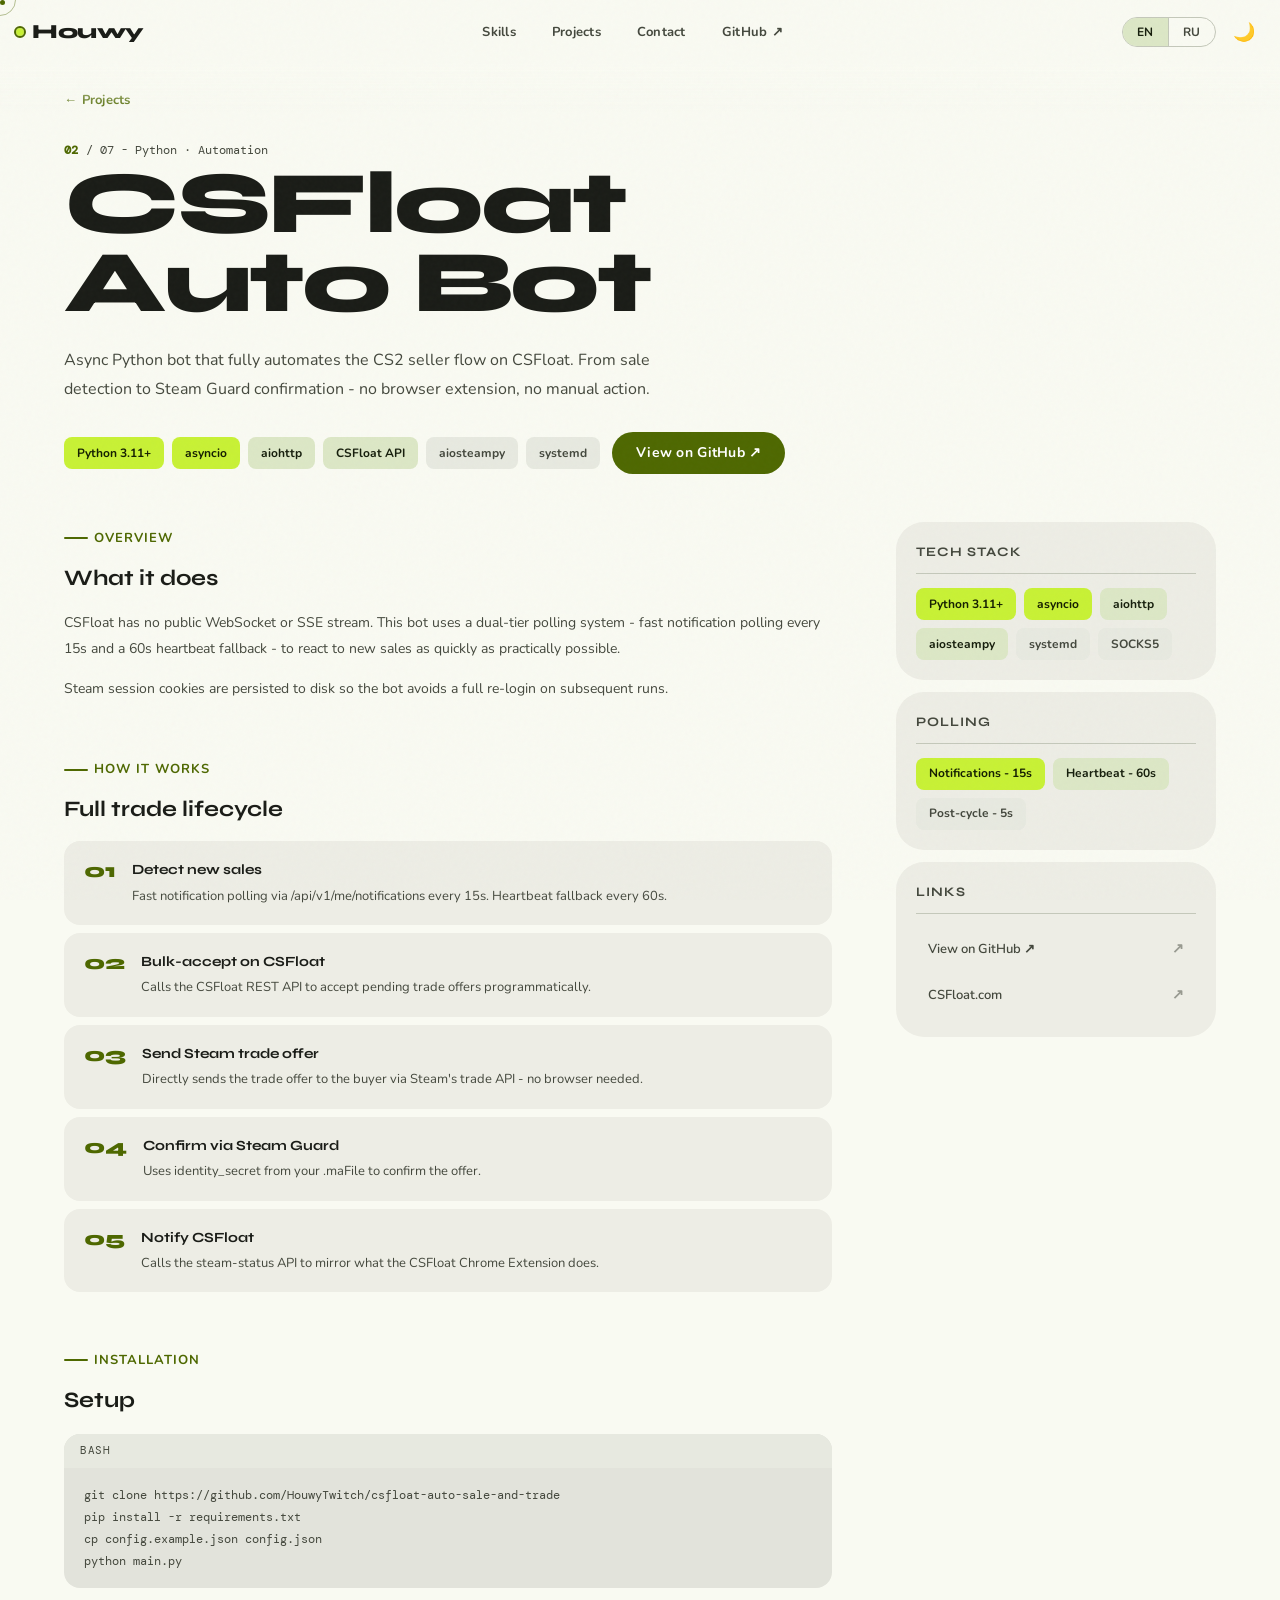
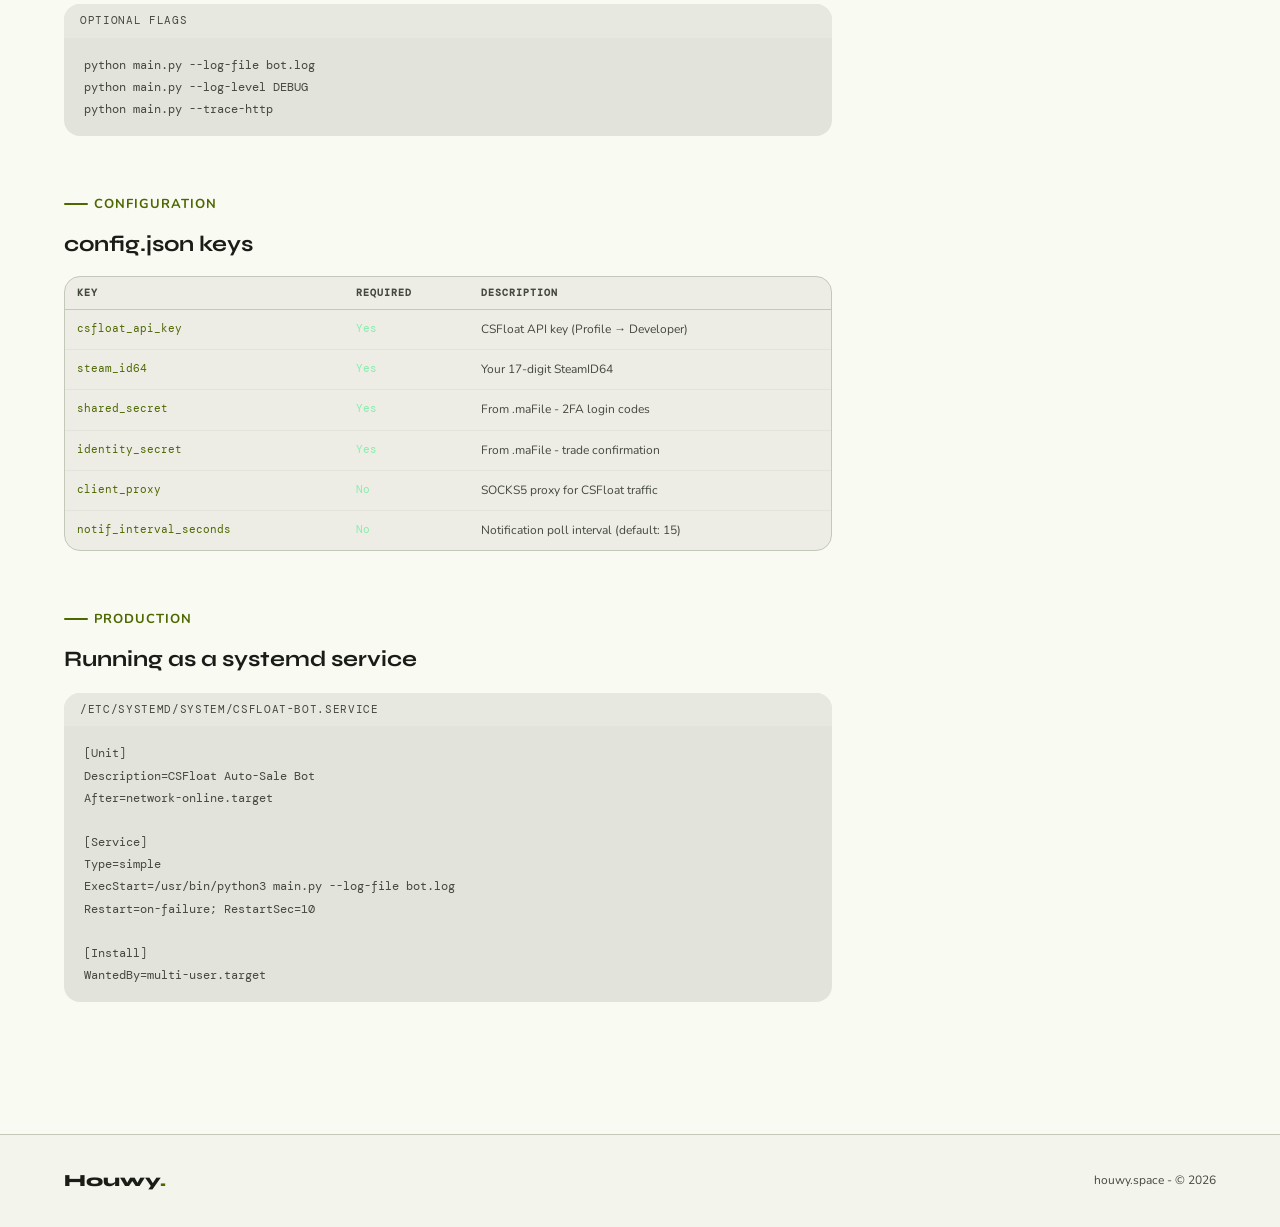
<file: projects/csfloat-bot.html>
<!DOCTYPE html>
<html lang="en" data-theme="dark">
<head>
<meta charset="UTF-8">
<meta name="viewport" content="width=device-width, initial-scale=1.0">
<title>CSFloat Auto Bot - Houwy</title>
<link rel="icon" type="image/svg+xml" href="data:image/svg+xml,%3Csvg xmlns='http://www.w3.org/2000/svg' viewBox='0 0 32 32'%3E%3Crect width='32' height='32' rx='8' fill='%2312140e'/%3E%3Ctext x='4' y='24' font-family='sans-serif' font-size='20' font-weight='900' fill='%23c8f135'%3EH%3C/text%3E%3C/svg%3E">
<link href="https://fonts.googleapis.com/css2?family=Syne:wght@700;800&family=Nunito:wght@400;600;700;800&family=DM+Mono:wght@400;500&display=swap" rel="stylesheet">
<link rel="stylesheet" href="../assets/m3.css">
</head>
<body>
<div class="noise-overlay"></div>
<div class="cursor-dot" id="cursorDot"></div>
<div class="cursor-ring" id="cursorRing"></div>

<header class="top-bar">
  <a class="top-bar-logo" href="../index.html"><span class="logo-dot"></span>Houwy</a>
  <ul class="top-bar-nav">
    <li><a href="../index.html#skills"   data-i18n="nav.skills">Skills</a></li>
    <li><a href="../index.html#projects" data-i18n="nav.projects">Projects</a></li>
    <li><a href="../index.html#contact"  data-i18n="nav.contact">Contact</a></li>
    <li><a href="https://github.com/HouwyTwitch/csfloat-auto-sale-and-trade" target="_blank">GitHub ↗</a></li>
  </ul>
  <div class="top-bar-actions">
    <div class="seg-btn"><button class="seg-opt" data-lang="en" onclick="applyLang('en')">EN</button><button class="seg-opt" data-lang="ru" onclick="applyLang('ru')">RU</button></div>
    <button class="icon-btn" id="themeBtn" onclick="toggleTheme()">🌙</button>
    <button class="ham-btn" id="hamBtn"><span></span><span></span><span></span></button>
  </div>
</header>
<nav class="nav-sheet" id="navSheet">
  <a href="../index.html#skills" data-i18n="nav.skills">Skills</a>
  <a href="../index.html#projects" data-i18n="nav.projects">Projects</a>
  <a href="../index.html#contact" data-i18n="nav.contact">Contact</a>
</nav>

<div class="proj-hero">
  <div class="proj-eyebrow"><a href="../index.html" class="btn btn-text" style="padding-left:0;font-size:13px" data-i18n="proj.back">← Projects</a></div>
  <div class="proj-number"><span class="n">02</span> / 07 - Python · Automation</div>
  <h1 class="proj-title" data-i18n="csf.title">CSFloat<br>Auto Bot</h1>
  <p class="proj-oneliner" data-i18n="csf.one">Async Python bot that fully automates the CS2 seller flow on CSFloat. From sale detection to Steam Guard confirmation - no browser extension, no manual action.</p>
  <div class="proj-hero-actions">
    <div class="chips-row">
      <span class="chip filled">Python 3.11+</span><span class="chip filled">asyncio</span>
      <span class="chip secondary">aiohttp</span><span class="chip secondary">CSFloat API</span>
      <span class="chip surface">aiosteampy</span><span class="chip surface">systemd</span>
    </div>
    <a href="https://github.com/HouwyTwitch/csfloat-auto-sale-and-trade" target="_blank" class="btn btn-filled" data-i18n="proj.viewgithub">View on GitHub ↗</a>
  </div>
</div>

<div class="proj-content">
  <div class="proj-main">
    <div class="proj-section reveal">
      <div class="proj-section-label section-eyebrow" data-i18n="proj.overview">Overview</div>
      <h3 class="proj-section-title">What it does</h3>
      <div class="proj-section-body">
        <p data-i18n="csf.ov.b1">CSFloat has no public WebSocket or SSE stream. This bot uses a dual-tier polling system - fast notification polling every 15s and a 60s heartbeat fallback.</p>
        <p data-i18n="csf.ov.b2">Steam session cookies are persisted to disk so the bot avoids a full re-login on subsequent runs.</p>
      </div>
    </div>

    <div class="proj-section reveal">
      <div class="proj-section-label section-eyebrow" data-i18n="proj.howit">How it works</div>
      <h3 class="proj-section-title" data-i18n="csf.hw.title">Full trade lifecycle</h3>
      <div class="steps">
        <div class="step"><div class="step-num">01</div><div><div class="step-title" data-i18n="csf.s1t">Detect new sales</div><div class="step-desc" data-i18n="csf.s1d">Fast notification polling every 15s. Heartbeat fallback every 60s.</div></div></div>
        <div class="step"><div class="step-num">02</div><div><div class="step-title" data-i18n="csf.s2t">Bulk-accept on CSFloat</div><div class="step-desc" data-i18n="csf.s2d">Calls the CSFloat REST API to accept pending trade offers programmatically.</div></div></div>
        <div class="step"><div class="step-num">03</div><div><div class="step-title" data-i18n="csf.s3t">Send Steam trade offer</div><div class="step-desc" data-i18n="csf.s3d">Directly sends the trade offer to the buyer via Steam's trade API.</div></div></div>
        <div class="step"><div class="step-num">04</div><div><div class="step-title" data-i18n="csf.s4t">Confirm via Steam Guard</div><div class="step-desc" data-i18n="csf.s4d">Uses identity_secret from your .maFile to confirm the offer.</div></div></div>
        <div class="step"><div class="step-num">05</div><div><div class="step-title" data-i18n="csf.s5t">Notify CSFloat</div><div class="step-desc" data-i18n="csf.s5d">Calls the steam-status API to mirror the CSFloat Chrome Extension.</div></div></div>
      </div>
    </div>

    <div class="proj-section reveal">
      <div class="proj-section-label section-eyebrow" data-i18n="proj.install">Installation</div>
      <h3 class="proj-section-title">Setup</h3>
      <div class="code-block">
        <div class="code-bar">bash</div>
        <pre>git clone https://github.com/HouwyTwitch/csfloat-auto-sale-and-trade
pip install -r requirements.txt
cp config.example.json config.json
python main.py</pre>
      </div>
      <div class="code-block" style="margin-top:8px">
        <div class="code-bar">optional flags</div>
        <pre>python main.py --log-file bot.log
python main.py --log-level DEBUG
python main.py --trace-http</pre>
      </div>
    </div>

    <div class="proj-section reveal">
      <div class="proj-section-label section-eyebrow" data-i18n="proj.config">Configuration</div>
      <h3 class="proj-section-title">config.json keys</h3>
      <div class="config-table-wrap">
        <table class="config-table">
          <tr><th>Key</th><th>Required</th><th>Description</th></tr>
          <tr><td>csfloat_api_key</td><td>Yes</td><td>CSFloat API key (Profile → Developer)</td></tr>
          <tr><td>steam_id64</td><td>Yes</td><td>Your 17-digit SteamID64</td></tr>
          <tr><td>shared_secret</td><td>Yes</td><td>From .maFile - 2FA login codes</td></tr>
          <tr><td>identity_secret</td><td>Yes</td><td>From .maFile - trade confirmation</td></tr>
          <tr><td>client_proxy</td><td>No</td><td>SOCKS5 proxy for CSFloat traffic</td></tr>
          <tr><td>notif_interval_seconds</td><td>No</td><td>Notification poll interval (default: 15)</td></tr>
        </table>
      </div>
    </div>

    <div class="proj-section reveal">
      <div class="proj-section-label section-eyebrow" data-i18n="proj.production">Production</div>
      <h3 class="proj-section-title">Running as a systemd service</h3>
      <div class="code-block">
        <div class="code-bar">/etc/systemd/system/csfloat-bot.service</div>
        <pre>[Unit]
Description=CSFloat Auto-Sale Bot
After=network-online.target

[Service]
Type=simple
ExecStart=/usr/bin/python3 main.py --log-file bot.log
Restart=on-failure; RestartSec=10

[Install]
WantedBy=multi-user.target</pre>
      </div>
    </div>
  </div>

  <aside class="proj-sidebar">
    <div class="sidebar-card reveal">
      <div class="sidebar-card-title" data-i18n="proj.techstack">Tech Stack</div>
      <div class="chips-row">
        <span class="chip filled">Python 3.11+</span><span class="chip filled">asyncio</span>
        <span class="chip secondary">aiohttp</span><span class="chip secondary">aiosteampy</span>
        <span class="chip surface">systemd</span><span class="chip surface">SOCKS5</span>
      </div>
    </div>
    <div class="sidebar-card reveal">
      <div class="sidebar-card-title" data-i18n="proj.polling">Polling Tiers</div>
      <div class="chips-row">
        <span class="chip filled">Notifications - 15s</span>
        <span class="chip secondary">Heartbeat - 60s</span>
        <span class="chip surface">Post-cycle - 5s</span>
      </div>
    </div>
    <div class="sidebar-card reveal">
      <div class="sidebar-card-title" data-i18n="proj.links">Links</div>
      <div class="sidebar-links">
        <a class="sidebar-link" href="https://github.com/HouwyTwitch/csfloat-auto-sale-and-trade" target="_blank"><span data-i18n="proj.viewgithub">GitHub Repository</span><span class="sidebar-link-arr">↗</span></a>
        <a class="sidebar-link" href="https://csfloat.com" target="_blank"><span>CSFloat.com</span><span class="sidebar-link-arr">↗</span></a>
      </div>
    </div>
  </aside>
</div>

<footer class="site-footer">
  <a class="footer-logo" href="../index.html">Houwy<span class="dot">.</span></a>
  <span class="footer-copy" data-i18n="footer.copy">houwy.space - © 2026</span>
</footer>
<script src="../assets/common.js"></script>
</body>
</html>
</file>
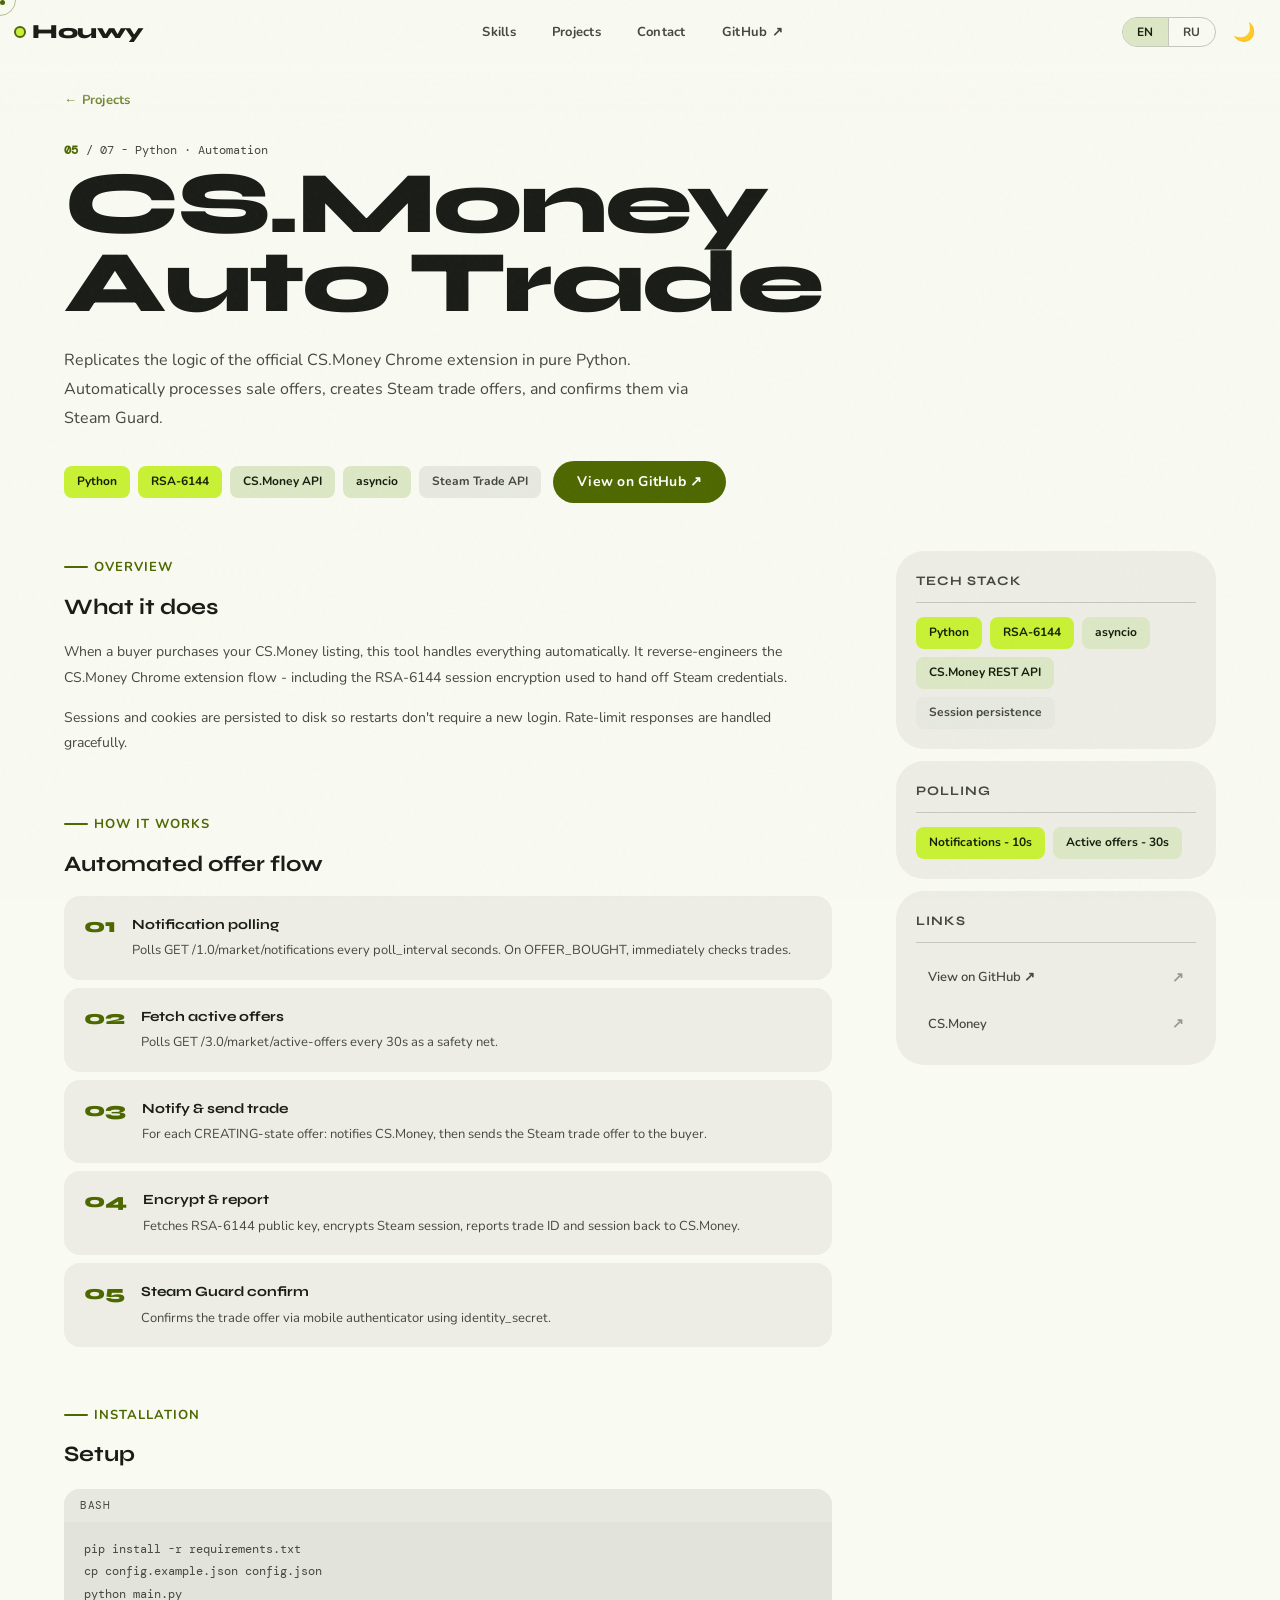
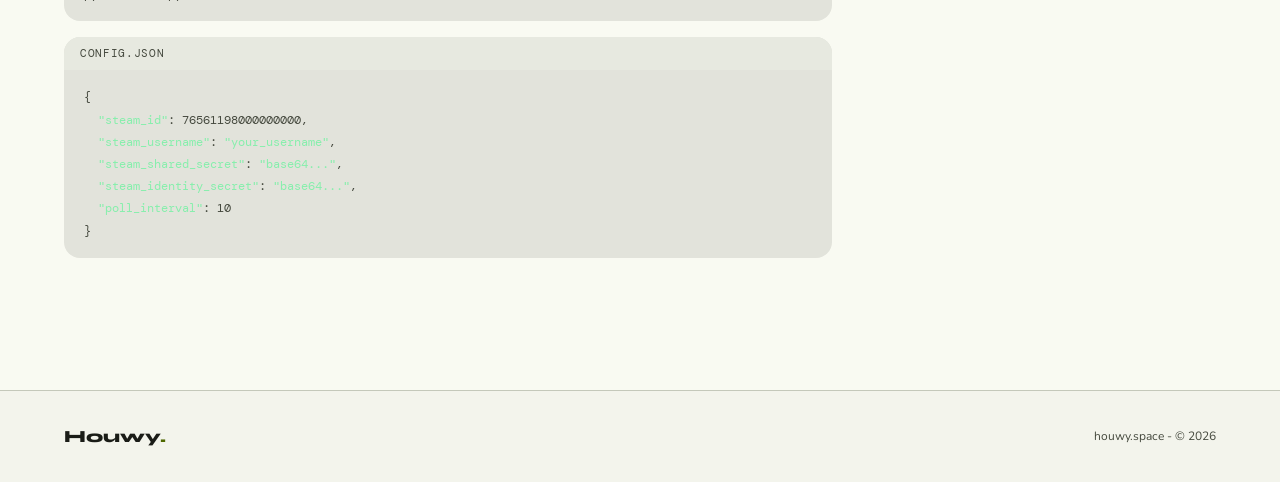
<file: projects/csmoney-trade.html>
<!DOCTYPE html>
<html lang="en" data-theme="dark">
<head>
<meta charset="UTF-8">
<meta name="viewport" content="width=device-width, initial-scale=1.0">
<title>CS.Money Auto Trade - Houwy</title>
<link rel="icon" type="image/svg+xml" href="data:image/svg+xml,%3Csvg xmlns='http://www.w3.org/2000/svg' viewBox='0 0 32 32'%3E%3Crect width='32' height='32' rx='8' fill='%2312140e'/%3E%3Ctext x='4' y='24' font-family='sans-serif' font-size='20' font-weight='900' fill='%23c8f135'%3EH%3C/text%3E%3C/svg%3E">
<link href="https://fonts.googleapis.com/css2?family=Syne:wght@700;800&family=Nunito:wght@400;600;700;800&family=DM+Mono:wght@400;500&display=swap" rel="stylesheet">
<link rel="stylesheet" href="../assets/m3.css">
</head>
<body>
<div class="noise-overlay"></div>
<div class="cursor-dot" id="cursorDot"></div>
<div class="cursor-ring" id="cursorRing"></div>

<header class="top-bar">
  <a class="top-bar-logo" href="../index.html"><span class="logo-dot"></span>Houwy</a>
  <ul class="top-bar-nav">
    <li><a href="../index.html#skills" data-i18n="nav.skills">Skills</a></li>
    <li><a href="../index.html#projects" data-i18n="nav.projects">Projects</a></li>
    <li><a href="../index.html#contact" data-i18n="nav.contact">Contact</a></li>
    <li><a href="https://github.com/HouwyTwitch/csmoney-market-auto-trade" target="_blank">GitHub ↗</a></li>
  </ul>
  <div class="top-bar-actions">
    <div class="seg-btn"><button class="seg-opt" data-lang="en" onclick="applyLang('en')">EN</button><button class="seg-opt" data-lang="ru" onclick="applyLang('ru')">RU</button></div>
    <button class="icon-btn" id="themeBtn" onclick="toggleTheme()">🌙</button>
    <button class="ham-btn" id="hamBtn"><span></span><span></span><span></span></button>
  </div>
</header>
<nav class="nav-sheet" id="navSheet">
  <a href="../index.html#projects" data-i18n="nav.projects">Projects</a>
</nav>

<div class="proj-hero">
  <div class="proj-eyebrow"><a href="../index.html" class="btn btn-text" style="padding-left:0;font-size:13px" data-i18n="proj.back">← Projects</a></div>
  <div class="proj-number"><span class="n">05</span> / 07 - Python · Automation</div>
  <h1 class="proj-title" data-i18n="csm.title">CS.Money<br>Auto Trade</h1>
  <p class="proj-oneliner" data-i18n="csm.one">Replicates the logic of the official CS.Money Chrome extension in pure Python. Automatically processes sale offers, creates Steam trade offers, and confirms them via Steam Guard.</p>
  <div class="proj-hero-actions">
    <div class="chips-row">
      <span class="chip filled">Python</span><span class="chip filled">RSA-6144</span>
      <span class="chip secondary">CS.Money API</span><span class="chip secondary">asyncio</span>
      <span class="chip surface">Steam Trade API</span>
    </div>
    <a href="https://github.com/HouwyTwitch/csmoney-market-auto-trade" target="_blank" class="btn btn-filled" data-i18n="proj.viewgithub">View on GitHub ↗</a>
  </div>
</div>

<div class="proj-content">
  <div class="proj-main">
    <div class="proj-section reveal">
      <div class="proj-section-label section-eyebrow" data-i18n="proj.overview">Overview</div>
      <h3 class="proj-section-title">What it does</h3>
      <div class="proj-section-body">
        <p data-i18n="csm.ov.b1">When a buyer purchases your CS.Money listing, this tool handles everything automatically. It reverse-engineers the CS.Money Chrome extension flow - including the RSA-6144 session encryption.</p>
        <p data-i18n="csm.ov.b2">Sessions and cookies are persisted to disk so restarts don't require a new login. Rate-limit responses are handled gracefully.</p>
      </div>
    </div>

    <div class="proj-section reveal">
      <div class="proj-section-label section-eyebrow" data-i18n="proj.howit">How it works</div>
      <h3 class="proj-section-title" data-i18n="csm.hw.title">Automated offer flow</h3>
      <div class="steps">
        <div class="step"><div class="step-num">01</div><div><div class="step-title" data-i18n="csm.s1t">Notification polling</div><div class="step-desc" data-i18n="csm.s1d">Polls every poll_interval seconds. On OFFER_BOUGHT, immediately checks trades.</div></div></div>
        <div class="step"><div class="step-num">02</div><div><div class="step-title" data-i18n="csm.s2t">Fetch active offers</div><div class="step-desc" data-i18n="csm.s2d">Polls active-offers every 30s as a safety net.</div></div></div>
        <div class="step"><div class="step-num">03</div><div><div class="step-title" data-i18n="csm.s3t">Notify &amp; send trade</div><div class="step-desc" data-i18n="csm.s3d">For each CREATING-state offer: notifies CS.Money, then sends the Steam trade offer.</div></div></div>
        <div class="step"><div class="step-num">04</div><div><div class="step-title" data-i18n="csm.s4t">Encrypt &amp; report</div><div class="step-desc" data-i18n="csm.s4d">Fetches RSA-6144 public key, encrypts session, reports trade ID back to CS.Money.</div></div></div>
        <div class="step"><div class="step-num">05</div><div><div class="step-title" data-i18n="csm.s5t">Steam Guard confirm</div><div class="step-desc" data-i18n="csm.s5d">Confirms the trade offer via mobile authenticator using identity_secret.</div></div></div>
      </div>
    </div>

    <div class="proj-section reveal">
      <div class="proj-section-label section-eyebrow" data-i18n="proj.install">Installation</div>
      <h3 class="proj-section-title">Setup</h3>
      <div class="code-block"><div class="code-bar">bash</div><pre>pip install -r requirements.txt
cp config.example.json config.json
python main.py</pre></div>
      <div class="code-block" style="margin-top:8px"><div class="code-bar">config.json</div>
<pre>{
  <span class="str">"steam_id"</span>: 76561198000000000,
  <span class="str">"steam_username"</span>: <span class="str">"your_username"</span>,
  <span class="str">"steam_shared_secret"</span>: <span class="str">"base64..."</span>,
  <span class="str">"steam_identity_secret"</span>: <span class="str">"base64..."</span>,
  <span class="str">"poll_interval"</span>: 10
}</pre></div>
    </div>
  </div>

  <aside class="proj-sidebar">
    <div class="sidebar-card reveal">
      <div class="sidebar-card-title" data-i18n="proj.techstack">Tech Stack</div>
      <div class="chips-row">
        <span class="chip filled">Python</span><span class="chip filled">RSA-6144</span>
        <span class="chip secondary">asyncio</span><span class="chip secondary">CS.Money REST API</span>
        <span class="chip surface">Session persistence</span>
      </div>
    </div>
    <div class="sidebar-card reveal">
      <div class="sidebar-card-title" data-i18n="proj.polling">Polling</div>
      <div class="chips-row">
        <span class="chip filled">Notifications - 10s</span>
        <span class="chip secondary">Active offers - 30s</span>
      </div>
    </div>
    <div class="sidebar-card reveal">
      <div class="sidebar-card-title" data-i18n="proj.links">Links</div>
      <div class="sidebar-links">
        <a class="sidebar-link" href="https://github.com/HouwyTwitch/csmoney-market-auto-trade" target="_blank"><span data-i18n="proj.viewgithub">GitHub Repository</span><span class="sidebar-link-arr">↗</span></a>
        <a class="sidebar-link" href="https://cs.money" target="_blank"><span>CS.Money</span><span class="sidebar-link-arr">↗</span></a>
      </div>
    </div>
  </aside>
</div>

<footer class="site-footer">
  <a class="footer-logo" href="../index.html">Houwy<span class="dot">.</span></a>
  <span class="footer-copy" data-i18n="footer.copy">houwy.space - © 2026</span>
</footer>
<script src="../assets/common.js"></script>
</body>
</html>
</file>
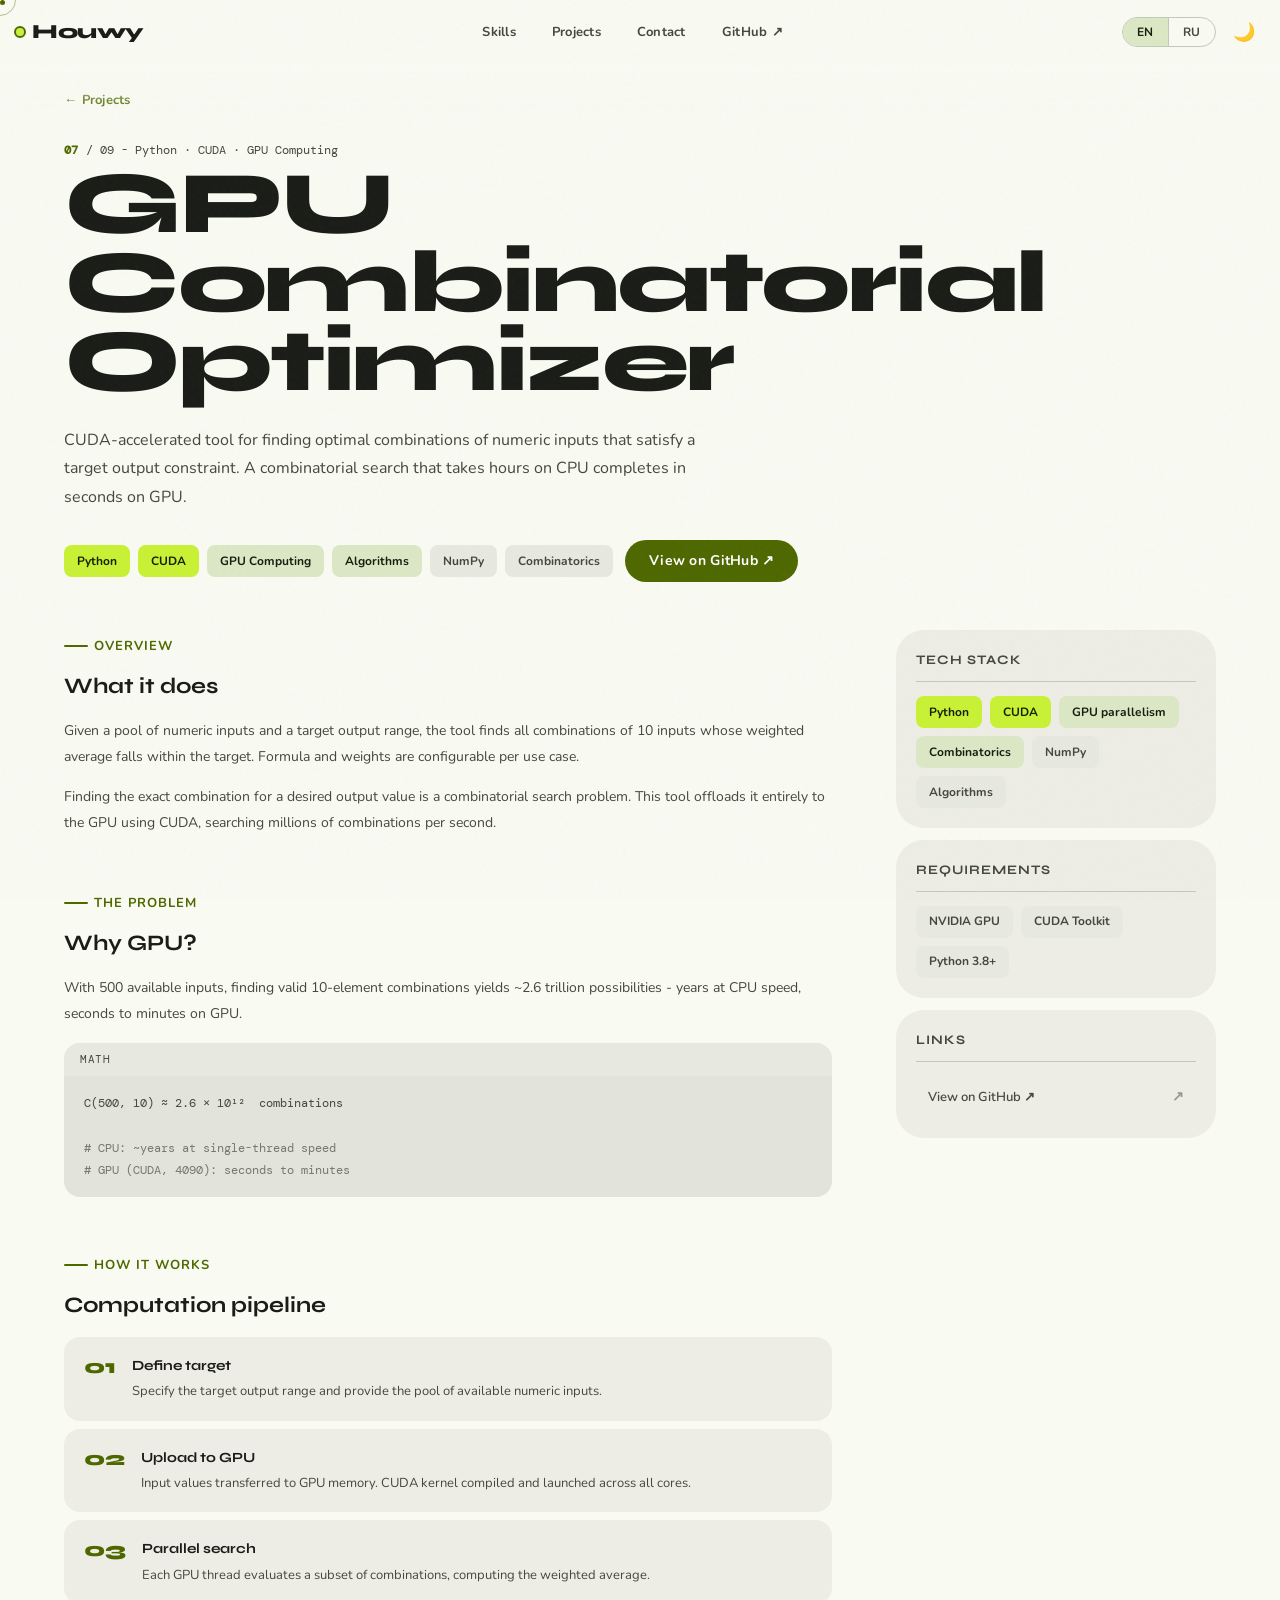
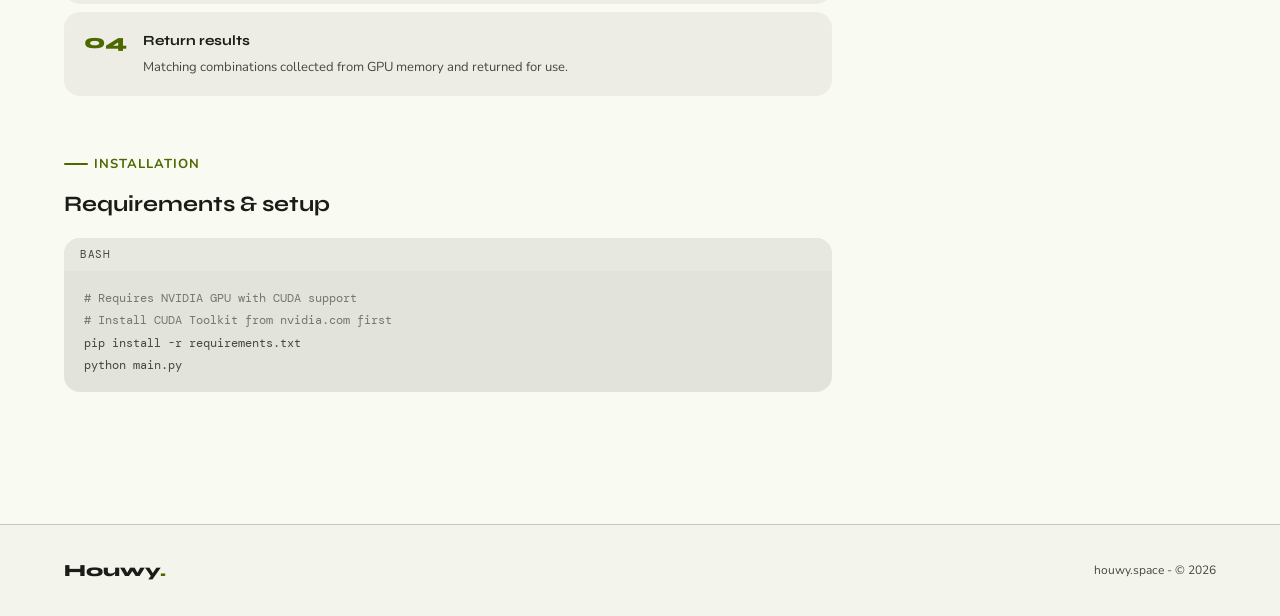
<file: projects/float-master.html>
<!DOCTYPE html>
<html lang="en" data-theme="dark">
<head>
<meta charset="UTF-8">
<meta name="viewport" content="width=device-width, initial-scale=1.0">
<title>GPU Combinatorial Optimizer - Houwy</title>
<link rel="icon" type="image/svg+xml" href="data:image/svg+xml,%3Csvg xmlns='http://www.w3.org/2000/svg' viewBox='0 0 32 32'%3E%3Crect width='32' height='32' rx='8' fill='%2312140e'/%3E%3Ctext x='4' y='24' font-family='sans-serif' font-size='20' font-weight='900' fill='%23c8f135'%3EH%3C/text%3E%3C/svg%3E">
<link href="https://fonts.googleapis.com/css2?family=Syne:wght@700;800&family=Nunito:wght@400;600;700;800&family=DM+Mono:wght@400;500&display=swap" rel="stylesheet">
<link rel="stylesheet" href="../assets/m3.css">
</head>
<body>
<div class="scroll-progress" id="scrollProgress"></div>
<div class="noise-overlay"></div>
<div class="cursor-dot" id="cursorDot"></div>
<div class="cursor-ring" id="cursorRing"></div>

<header class="top-bar">
  <a class="top-bar-logo" href="../index.html"><span class="logo-dot"></span>Houwy</a>
  <ul class="top-bar-nav">
    <li><a href="../index.html#skills" data-i18n="nav.skills">Skills</a></li>
    <li><a href="../index.html#projects" data-i18n="nav.projects">Projects</a></li>
    <li><a href="../index.html#contact" data-i18n="nav.contact">Contact</a></li>
    <li><a href="https://github.com/HouwyTwitch/CSGOFloatMaster" target="_blank">GitHub ↗</a></li>
  </ul>
  <div class="top-bar-actions">
    <div class="seg-btn"><button class="seg-opt" data-lang="en" onclick="applyLang('en')">EN</button><button class="seg-opt" data-lang="ru" onclick="applyLang('ru')">RU</button></div>
    <button class="icon-btn" id="themeBtn" onclick="toggleTheme()">🌙</button>
    <button class="ham-btn" id="hamBtn"><span></span><span></span><span></span></button>
  </div>
</header>
<nav class="nav-sheet" id="navSheet">
  <a href="../index.html#projects" data-i18n="nav.projects">Projects</a>
</nav>

<div class="proj-hero">
  <div class="proj-eyebrow"><a href="../index.html" class="btn btn-text" style="padding-left:0;font-size:13px" data-i18n="proj.back">← Projects</a></div>
  <div class="proj-number"><span class="n">07</span> / 09 - Python · CUDA · GPU Computing</div>
  <h1 class="proj-title" data-i18n="flt.title">GPU Combinatorial<br>Optimizer</h1>
  <p class="proj-oneliner" data-i18n="flt.one">CUDA-accelerated tool for finding optimal combinations of numeric inputs that satisfy a target output constraint. A combinatorial search that takes hours on CPU completes in seconds on GPU.</p>
  <div class="proj-hero-actions">
    <div class="chips-row">
      <span class="chip filled">Python</span><span class="chip filled">CUDA</span>
      <span class="chip secondary">GPU Computing</span><span class="chip secondary">Algorithms</span>
      <span class="chip surface">NumPy</span><span class="chip surface">Combinatorics</span>
    </div>
    <a href="https://github.com/HouwyTwitch/CSGOFloatMaster" target="_blank" class="btn btn-filled" data-i18n="proj.viewgithub">View on GitHub ↗</a>
  </div>
</div>

<div class="proj-content">
  <div class="proj-main">
    <div class="proj-section reveal">
      <div class="proj-section-label section-eyebrow" data-i18n="proj.overview">Overview</div>
      <h3 class="proj-section-title">What it does</h3>
      <div class="proj-section-body">
        <p data-i18n="flt.ov.b1">Given a pool of numeric inputs and a target output range, the tool finds all combinations of 10 inputs whose weighted average falls within the target. Formula and weights are configurable per use case.</p>
        <p data-i18n="flt.ov.b2">Finding the exact combination for a desired output value is a combinatorial search problem. This tool offloads it entirely to the GPU using CUDA, searching millions of combinations per second.</p>
      </div>
    </div>

    <div class="proj-section reveal">
      <div class="proj-section-label section-eyebrow" data-i18n="proj.problem">Why GPU?</div>
      <h3 class="proj-section-title" data-i18n="flt.prob.title">Why GPU?</h3>
      <div class="proj-section-body">
        <p data-i18n="flt.prob.b1">With 500 available inputs, finding valid 10-element combinations yields ~2.6 trillion possibilities - years at CPU speed, seconds to minutes on GPU.</p>
      </div>
      <div class="code-block">
        <div class="code-bar">math</div>
        <pre>C(500, 10) ≈ 2.6 × 10¹²  combinations

<span class="cm"># CPU: ~years at single-thread speed</span>
<span class="cm"># GPU (CUDA, 4090): seconds to minutes</span></pre>
      </div>
    </div>

    <div class="proj-section reveal">
      <div class="proj-section-label section-eyebrow" data-i18n="proj.howit">How it works</div>
      <h3 class="proj-section-title" data-i18n="flt.hw.title">Computation pipeline</h3>
      <div class="steps">
        <div class="step"><div class="step-num">01</div><div><div class="step-title" data-i18n="flt.s1t">Define target</div><div class="step-desc" data-i18n="flt.s1d">Specify the target output range and provide the pool of available numeric inputs.</div></div></div>
        <div class="step"><div class="step-num">02</div><div><div class="step-title" data-i18n="flt.s2t">Upload to GPU</div><div class="step-desc" data-i18n="flt.s2d">Input values transferred to GPU memory. CUDA kernel compiled and launched across all cores.</div></div></div>
        <div class="step"><div class="step-num">03</div><div><div class="step-title" data-i18n="flt.s3t">Parallel search</div><div class="step-desc" data-i18n="flt.s3d">Each GPU thread evaluates a subset of combinations, computing the weighted average.</div></div></div>
        <div class="step"><div class="step-num">04</div><div><div class="step-title" data-i18n="flt.s4t">Return results</div><div class="step-desc" data-i18n="flt.s4d">Matching combinations collected from GPU memory and returned for use.</div></div></div>
      </div>
    </div>

    <div class="proj-section reveal">
      <div class="proj-section-label section-eyebrow" data-i18n="proj.install">Installation</div>
      <h3 class="proj-section-title">Requirements &amp; setup</h3>
      <div class="code-block"><div class="code-bar">bash</div>
<pre><span class="cm"># Requires NVIDIA GPU with CUDA support</span>
<span class="cm"># Install CUDA Toolkit from nvidia.com first</span>
pip install -r requirements.txt
python main.py</pre></div>
    </div>
  </div>

  <aside class="proj-sidebar">
    <div class="sidebar-card reveal">
      <div class="sidebar-card-title" data-i18n="proj.techstack">Tech Stack</div>
      <div class="chips-row">
        <span class="chip filled">Python</span><span class="chip filled">CUDA</span>
        <span class="chip secondary">GPU parallelism</span><span class="chip secondary">Combinatorics</span>
        <span class="chip surface">NumPy</span><span class="chip surface">Algorithms</span>
      </div>
    </div>
    <div class="sidebar-card reveal">
      <div class="sidebar-card-title" data-i18n="proj.requirements">Requirements</div>
      <div class="chips-row">
        <span class="chip surface">NVIDIA GPU</span>
        <span class="chip surface">CUDA Toolkit</span>
        <span class="chip surface">Python 3.8+</span>
      </div>
    </div>
    <div class="sidebar-card reveal">
      <div class="sidebar-card-title" data-i18n="proj.links">Links</div>
      <div class="sidebar-links">
        <a class="sidebar-link" href="https://github.com/HouwyTwitch/CSGOFloatMaster" target="_blank"><span data-i18n="proj.viewgithub">GitHub Repository</span><span class="sidebar-link-arr">↗</span></a>
      </div>
    </div>
  </aside>
</div>

<footer class="site-footer">
  <a class="footer-logo" href="../index.html">Houwy<span class="dot">.</span></a>
  <span class="footer-copy" data-i18n="footer.copy">houwy.space - © 2026</span>
</footer>

<button class="to-top" id="toTop" aria-label="Back to top">↑</button>

<script src="../assets/common.js"></script>
</body>
</html>
</file>
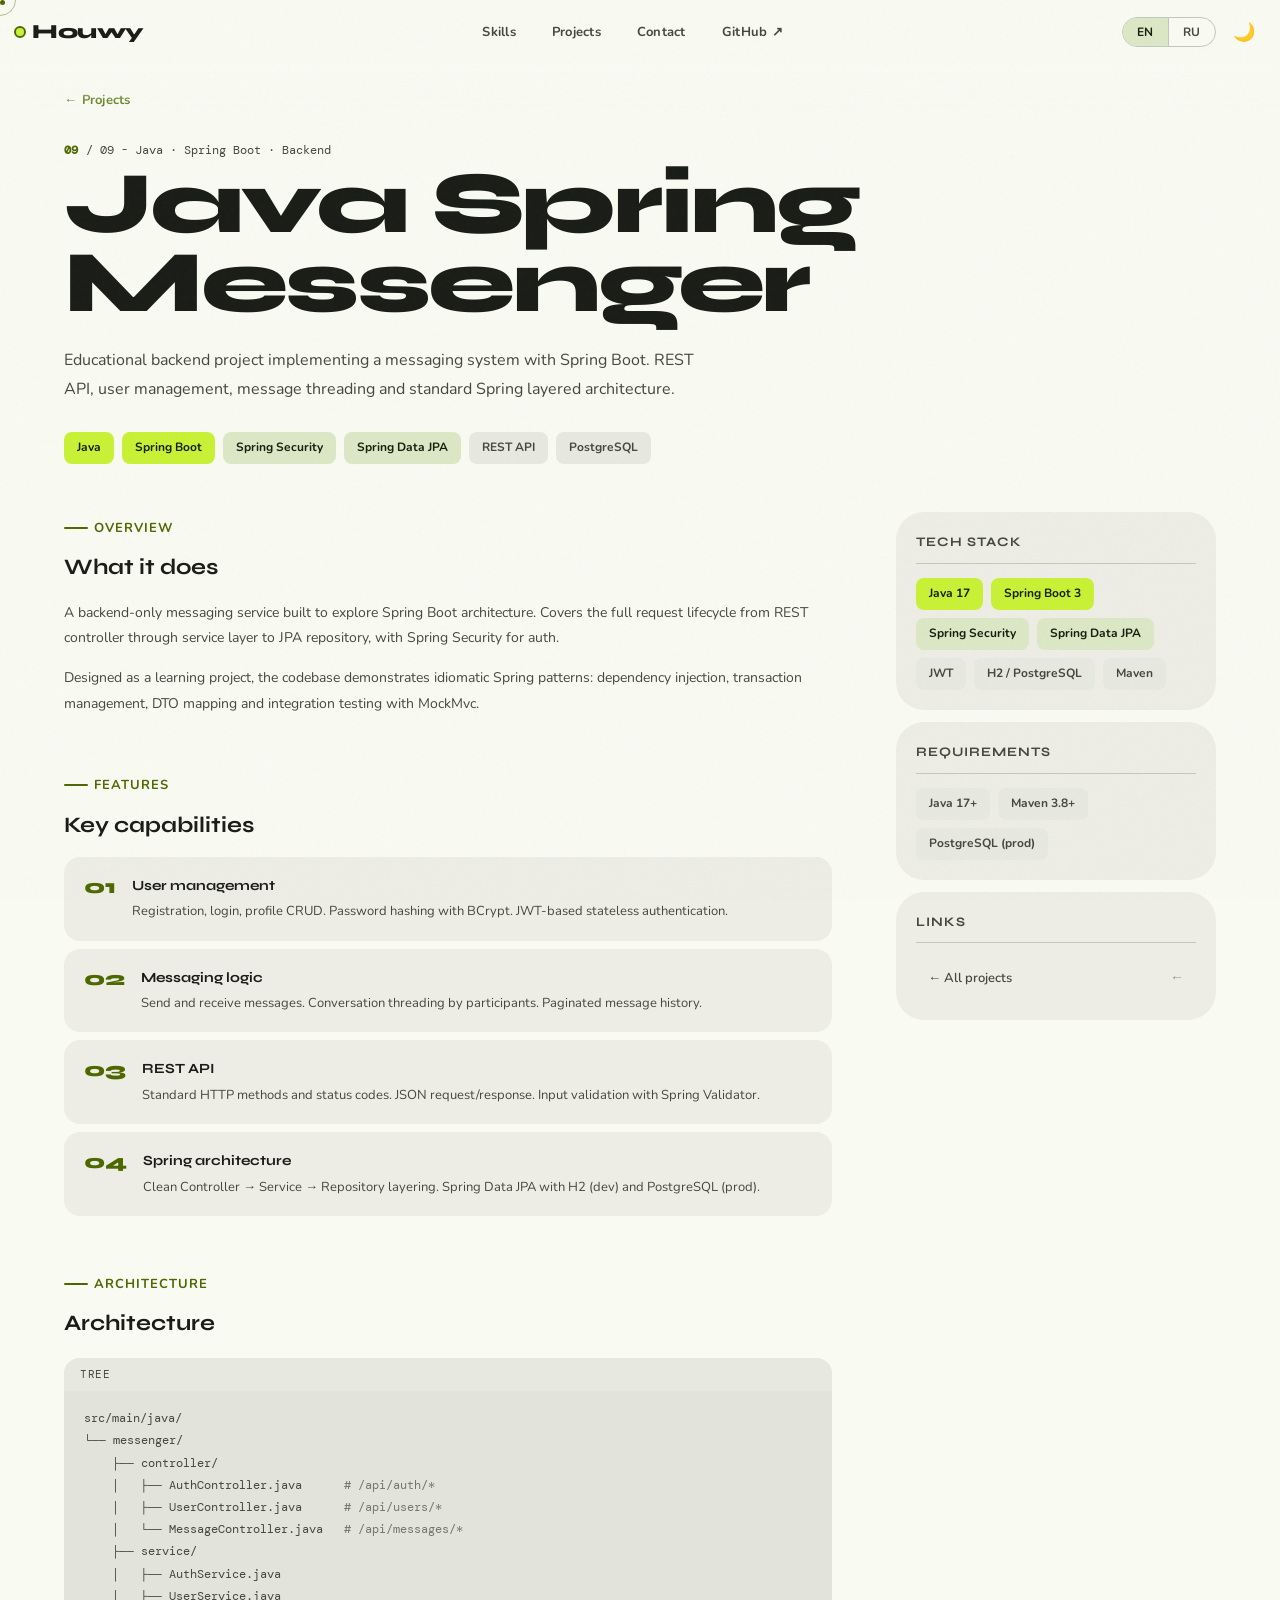
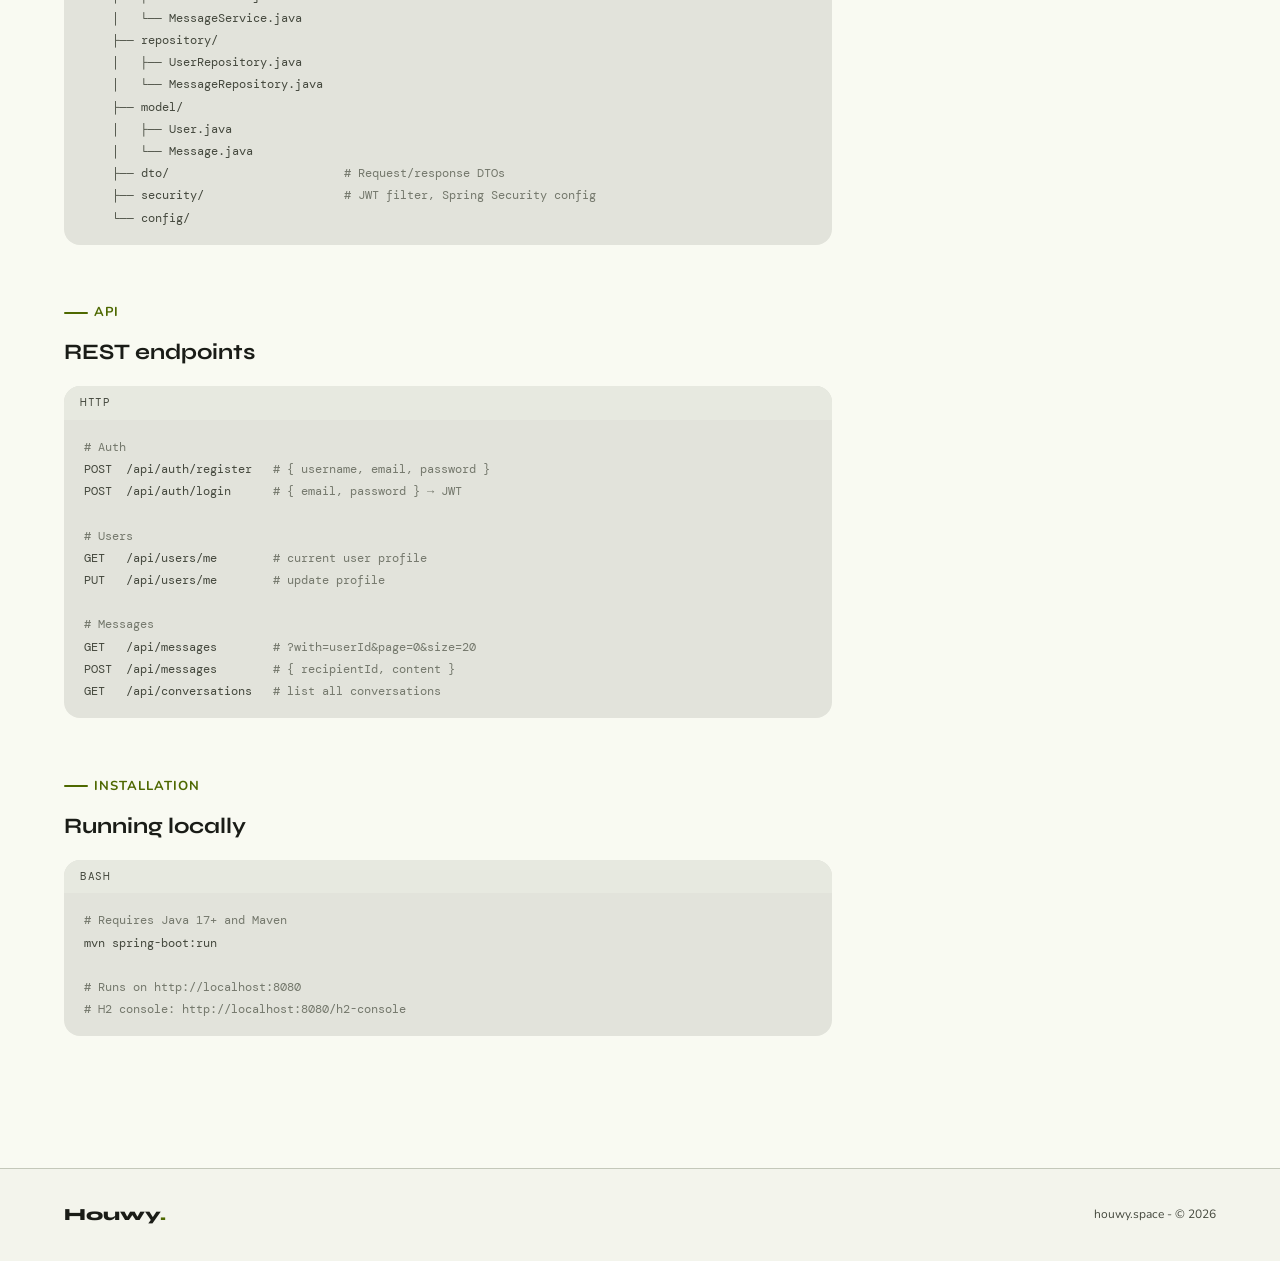
<file: projects/java-messenger.html>
<!DOCTYPE html>
<html lang="en" data-theme="dark">
<head>
<meta charset="UTF-8">
<meta name="viewport" content="width=device-width, initial-scale=1.0">
<title>Java Spring Messenger - Houwy</title>
<link rel="icon" type="image/svg+xml" href="data:image/svg+xml,%3Csvg xmlns='http://www.w3.org/2000/svg' viewBox='0 0 32 32'%3E%3Crect width='32' height='32' rx='8' fill='%2312140e'/%3E%3Ctext x='4' y='24' font-family='sans-serif' font-size='20' font-weight='900' fill='%23c8f135'%3EH%3C/text%3E%3C/svg%3E">
<link href="https://fonts.googleapis.com/css2?family=Syne:wght@700;800&family=Nunito:wght@400;600;700;800&family=DM+Mono:wght@400;500&display=swap" rel="stylesheet">
<link rel="stylesheet" href="../assets/m3.css">
</head>
<body>
<div class="scroll-progress" id="scrollProgress"></div>
<div class="noise-overlay"></div>
<div class="cursor-dot" id="cursorDot"></div>
<div class="cursor-ring" id="cursorRing"></div>

<header class="top-bar">
  <a class="top-bar-logo" href="../index.html"><span class="logo-dot"></span>Houwy</a>
  <ul class="top-bar-nav">
    <li><a href="../index.html#skills"   data-i18n="nav.skills">Skills</a></li>
    <li><a href="../index.html#projects" data-i18n="nav.projects">Projects</a></li>
    <li><a href="../index.html#contact"  data-i18n="nav.contact">Contact</a></li>
    <li><a href="https://github.com/HouwyTwitch" target="_blank">GitHub ↗</a></li>
  </ul>
  <div class="top-bar-actions">
    <div class="seg-btn">
      <button class="seg-opt" data-lang="en" onclick="applyLang('en')">EN</button>
      <button class="seg-opt" data-lang="ru" onclick="applyLang('ru')">RU</button>
    </div>
    <button class="icon-btn" id="themeBtn" onclick="toggleTheme()">🌙</button>
    <button class="ham-btn" id="hamBtn"><span></span><span></span><span></span></button>
  </div>
</header>
<nav class="nav-sheet" id="navSheet">
  <a href="../index.html#skills"   data-i18n="nav.skills">Skills</a>
  <a href="../index.html#projects" data-i18n="nav.projects">Projects</a>
  <a href="../index.html#contact"  data-i18n="nav.contact">Contact</a>
  <a href="https://github.com/HouwyTwitch" target="_blank">GitHub ↗</a>
</nav>

<div class="proj-hero">
  <div class="proj-eyebrow">
    <a href="../index.html" class="btn btn-text" style="padding-left:0;font-size:13px" data-i18n="proj.back">← Projects</a>
  </div>
  <div class="proj-number"><span class="n">09</span> / 09 - Java · Spring Boot · Backend</div>
  <h1 class="proj-title" data-i18n="jms.title">Java Spring<br>Messenger</h1>
  <p class="proj-oneliner" data-i18n="jms.one">Educational backend project implementing a messaging system with Spring Boot. REST API, user management, message threading and standard Spring layered architecture.</p>
  <div class="proj-hero-actions">
    <div class="chips-row">
      <span class="chip filled">Java</span><span class="chip filled">Spring Boot</span>
      <span class="chip secondary">Spring Security</span><span class="chip secondary">Spring Data JPA</span>
      <span class="chip surface">REST API</span><span class="chip surface">PostgreSQL</span>
    </div>
  </div>
</div>

<div class="proj-content">
  <div class="proj-main">

    <div class="proj-section reveal">
      <div class="proj-section-label section-eyebrow" data-i18n="proj.overview">Overview</div>
      <h3 class="proj-section-title">What it does</h3>
      <div class="proj-section-body">
        <p data-i18n="jms.ov.b1">A backend-only messaging service built to explore Spring Boot architecture. Covers the full request lifecycle from REST controller through service layer to JPA repository, with Spring Security for auth.</p>
        <p data-i18n="jms.ov.b2">Designed as a learning project, the codebase demonstrates idiomatic Spring patterns: dependency injection, transaction management, DTO mapping and integration testing with MockMvc.</p>
      </div>
    </div>

    <div class="proj-section reveal">
      <div class="proj-section-label section-eyebrow" data-i18n="proj.features">Features</div>
      <h3 class="proj-section-title" data-i18n="jms.feat.title">Key capabilities</h3>
      <div class="steps">
        <div class="step"><div class="step-num">01</div><div><div class="step-title" data-i18n="jms.s1t">User management</div><div class="step-desc" data-i18n="jms.s1d">Registration, login, profile CRUD. Password hashing with BCrypt. JWT-based stateless authentication.</div></div></div>
        <div class="step"><div class="step-num">02</div><div><div class="step-title" data-i18n="jms.s2t">Messaging logic</div><div class="step-desc" data-i18n="jms.s2d">Send and receive messages. Conversation threading by participants. Paginated message history.</div></div></div>
        <div class="step"><div class="step-num">03</div><div><div class="step-title" data-i18n="jms.s3t">REST API</div><div class="step-desc" data-i18n="jms.s3d">Standard HTTP methods and status codes. JSON request/response. Input validation with Spring Validator.</div></div></div>
        <div class="step"><div class="step-num">04</div><div><div class="step-title" data-i18n="jms.s4t">Spring architecture</div><div class="step-desc" data-i18n="jms.s4d">Clean Controller → Service → Repository layering. Spring Data JPA with H2 (dev) and PostgreSQL (prod).</div></div></div>
      </div>
    </div>

    <div class="proj-section reveal">
      <div class="proj-section-label section-eyebrow" data-i18n="proj.arch">Architecture</div>
      <h3 class="proj-section-title" data-i18n="jms.arch.title">Project structure</h3>
      <div class="code-block">
        <div class="code-bar">tree</div>
        <pre>src/main/java/
└── messenger/
    ├── controller/
    │   ├── AuthController.java      <span class="cm"># /api/auth/*</span>
    │   ├── UserController.java      <span class="cm"># /api/users/*</span>
    │   └── MessageController.java   <span class="cm"># /api/messages/*</span>
    ├── service/
    │   ├── AuthService.java
    │   ├── UserService.java
    │   └── MessageService.java
    ├── repository/
    │   ├── UserRepository.java
    │   └── MessageRepository.java
    ├── model/
    │   ├── User.java
    │   └── Message.java
    ├── dto/                         <span class="cm"># Request/response DTOs</span>
    ├── security/                    <span class="cm"># JWT filter, Spring Security config</span>
    └── config/</pre>
      </div>
    </div>

    <div class="proj-section reveal">
      <div class="proj-section-label section-eyebrow">API</div>
      <h3 class="proj-section-title">REST endpoints</h3>
      <div class="code-block">
        <div class="code-bar">http</div>
        <pre><span class="cm"># Auth</span>
POST  /api/auth/register   <span class="cm"># { username, email, password }</span>
POST  /api/auth/login      <span class="cm"># { email, password } → JWT</span>

<span class="cm"># Users</span>
GET   /api/users/me        <span class="cm"># current user profile</span>
PUT   /api/users/me        <span class="cm"># update profile</span>

<span class="cm"># Messages</span>
GET   /api/messages        <span class="cm"># ?with=userId&page=0&size=20</span>
POST  /api/messages        <span class="cm"># { recipientId, content }</span>
GET   /api/conversations   <span class="cm"># list all conversations</span></pre>
      </div>
    </div>

    <div class="proj-section reveal">
      <div class="proj-section-label section-eyebrow" data-i18n="proj.install">Installation</div>
      <h3 class="proj-section-title">Running locally</h3>
      <div class="code-block">
        <div class="code-bar">bash</div>
        <pre><span class="cm"># Requires Java 17+ and Maven</span>
mvn spring-boot:run

<span class="cm"># Runs on http://localhost:8080</span>
<span class="cm"># H2 console: http://localhost:8080/h2-console</span></pre>
      </div>
    </div>

  </div>

  <aside class="proj-sidebar">
    <div class="sidebar-card reveal">
      <div class="sidebar-card-title" data-i18n="proj.techstack">Tech Stack</div>
      <div class="chips-row">
        <span class="chip filled">Java 17</span><span class="chip filled">Spring Boot 3</span>
        <span class="chip secondary">Spring Security</span><span class="chip secondary">Spring Data JPA</span>
        <span class="chip surface">JWT</span><span class="chip surface">H2 / PostgreSQL</span><span class="chip surface">Maven</span>
      </div>
    </div>
    <div class="sidebar-card reveal">
      <div class="sidebar-card-title" data-i18n="proj.requirements">Requirements</div>
      <div class="chips-row">
        <span class="chip surface">Java 17+</span>
        <span class="chip surface">Maven 3.8+</span>
        <span class="chip surface">PostgreSQL (prod)</span>
      </div>
    </div>
    <div class="sidebar-card reveal">
      <div class="sidebar-card-title" data-i18n="proj.links">Links</div>
      <div class="sidebar-links">
        <a class="sidebar-link" href="../index.html#projects"><span>← All projects</span><span class="sidebar-link-arr">←</span></a>
      </div>
    </div>
  </aside>
</div>

<footer class="site-footer">
  <a class="footer-logo" href="../index.html">Houwy<span class="dot">.</span></a>
  <span class="footer-copy" data-i18n="footer.copy">houwy.space - © 2026</span>
</footer>

<button class="to-top" id="toTop" aria-label="Back to top">↑</button>

<script src="../assets/common.js"></script>
</body>
</html>
</file>
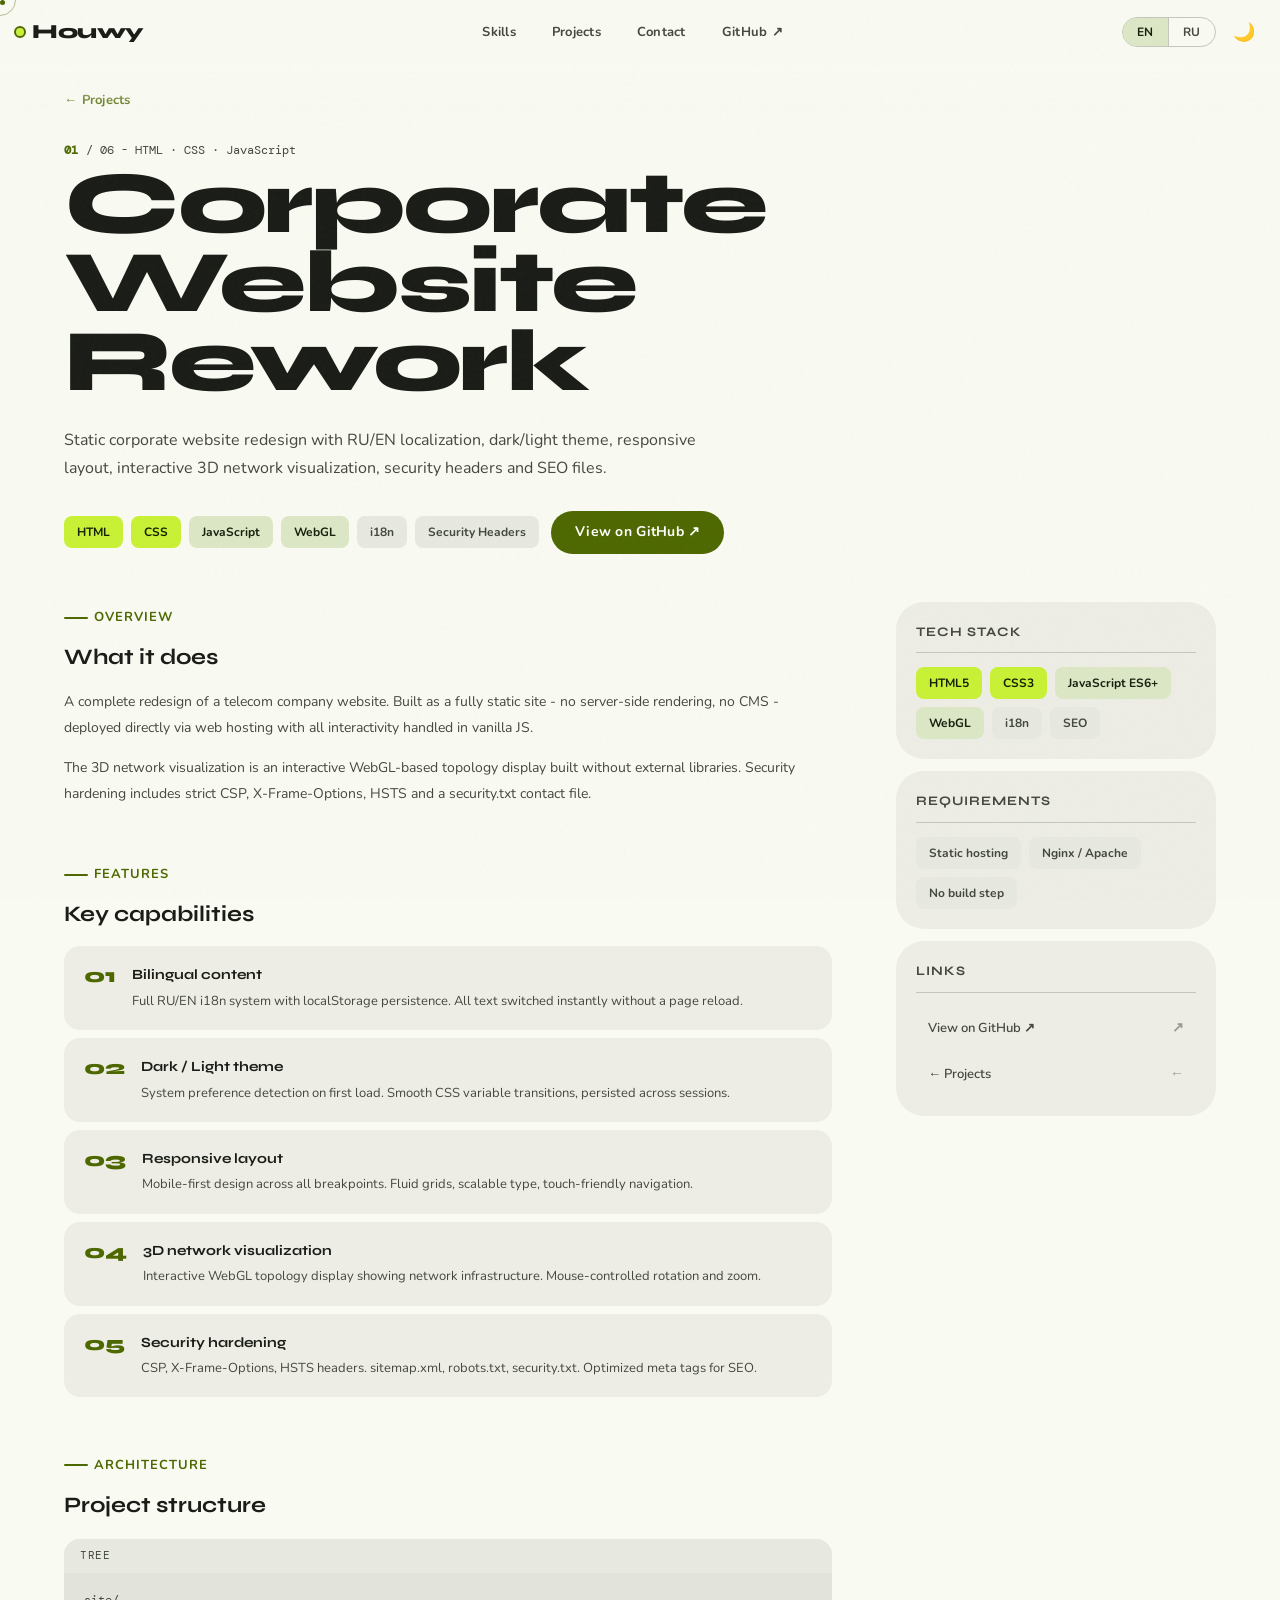
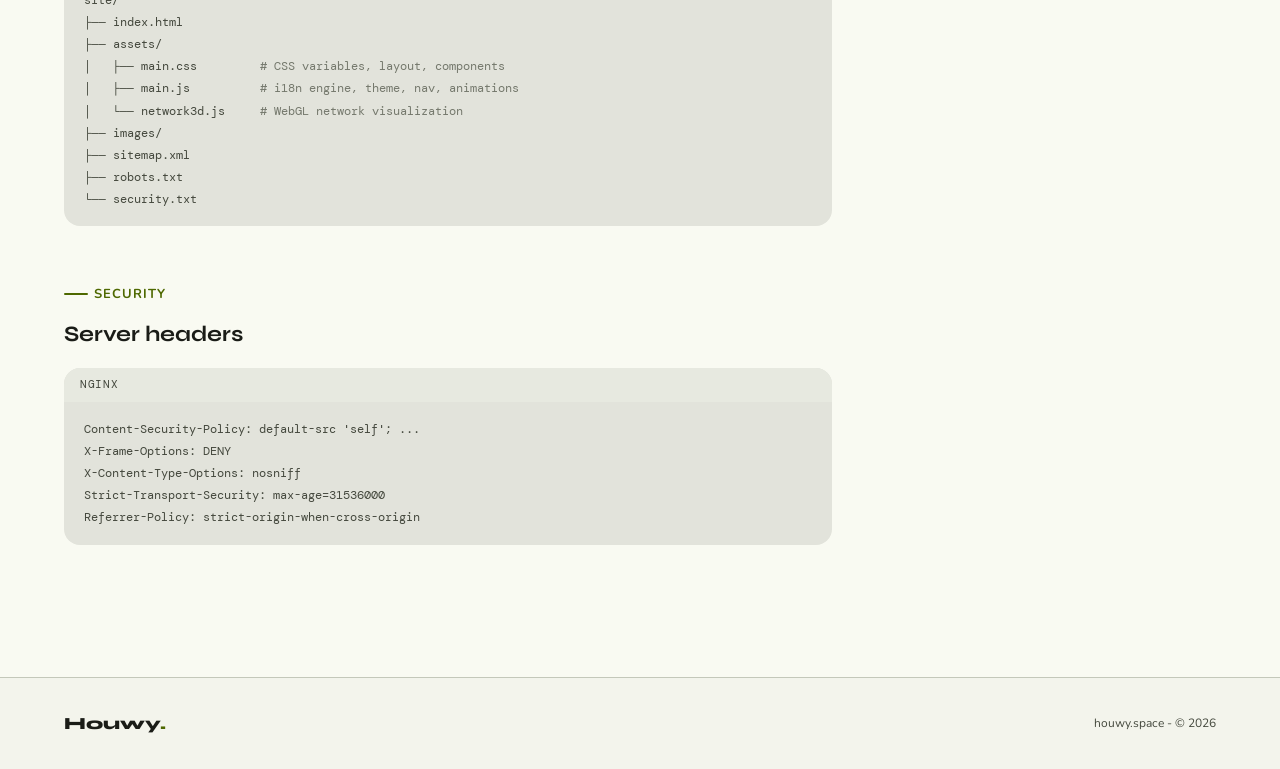
<file: projects/mmts-rework.html>
<!DOCTYPE html>
<html lang="en" data-theme="dark">
<head>
<meta charset="UTF-8">
<meta name="viewport" content="width=device-width, initial-scale=1.0">
<title>Corporate Website Rework - Houwy</title>
<link rel="icon" type="image/svg+xml" href="data:image/svg+xml,%3Csvg xmlns='http://www.w3.org/2000/svg' viewBox='0 0 32 32'%3E%3Crect width='32' height='32' rx='8' fill='%2312140e'/%3E%3Ctext x='4' y='24' font-family='sans-serif' font-size='20' font-weight='900' fill='%23c8f135'%3EH%3C/text%3E%3C/svg%3E">
<link href="https://fonts.googleapis.com/css2?family=Syne:wght@700;800&family=Nunito:wght@400;600;700;800&family=DM+Mono:wght@400;500&display=swap" rel="stylesheet">
<link rel="stylesheet" href="../assets/m3.css">
</head>
<body>
<div class="scroll-progress" id="scrollProgress"></div>
<div class="noise-overlay"></div>
<div class="cursor-dot" id="cursorDot"></div>
<div class="cursor-ring" id="cursorRing"></div>

<header class="top-bar">
  <a class="top-bar-logo" href="../index.html"><span class="logo-dot"></span>Houwy</a>
  <ul class="top-bar-nav">
    <li><a href="../index.html#skills"   data-i18n="nav.skills">Skills</a></li>
    <li><a href="../index.html#projects" data-i18n="nav.projects">Projects</a></li>
    <li><a href="../index.html#contact"  data-i18n="nav.contact">Contact</a></li>
    <li><a href="https://github.com/HouwyTwitch/mmts-website-rework" target="_blank">GitHub ↗</a></li>
  </ul>
  <div class="top-bar-actions">
    <div class="seg-btn">
      <button class="seg-opt" data-lang="en" onclick="applyLang('en')">EN</button>
      <button class="seg-opt" data-lang="ru" onclick="applyLang('ru')">RU</button>
    </div>
    <button class="icon-btn" id="themeBtn" onclick="toggleTheme()">🌙</button>
    <button class="ham-btn" id="hamBtn"><span></span><span></span><span></span></button>
  </div>
</header>
<nav class="nav-sheet" id="navSheet">
  <a href="../index.html#skills"   data-i18n="nav.skills">Skills</a>
  <a href="../index.html#projects" data-i18n="nav.projects">Projects</a>
  <a href="../index.html#contact"  data-i18n="nav.contact">Contact</a>
  <a href="https://github.com/HouwyTwitch/mmts-website-rework" target="_blank">GitHub ↗</a>
</nav>

<div class="proj-hero">
  <div class="proj-eyebrow">
    <a href="../index.html" class="btn btn-text" style="padding-left:0;font-size:13px" data-i18n="proj.back">← Projects</a>
  </div>
  <div class="proj-number"><span class="n">01</span> / 06 - HTML · CSS · JavaScript</div>
  <h1 class="proj-title" data-i18n="mmts.title">Corporate Website<br>Rework</h1>
  <p class="proj-oneliner" data-i18n="mmts.one">Static corporate website redesign with RU/EN localization, dark/light theme, responsive layout, interactive 3D network visualization, security headers and SEO files.</p>
  <div class="proj-hero-actions">
    <div class="chips-row">
      <span class="chip filled">HTML</span><span class="chip filled">CSS</span>
      <span class="chip secondary">JavaScript</span><span class="chip secondary">WebGL</span>
      <span class="chip surface">i18n</span><span class="chip surface">Security Headers</span>
    </div>
    <a href="https://github.com/HouwyTwitch/mmts-website-rework" target="_blank" class="btn btn-filled" data-i18n="proj.viewgithub">View on GitHub ↗</a>
  </div>
</div>

<div class="proj-content">
  <div class="proj-main">

    <div class="proj-section reveal">
      <div class="proj-section-label section-eyebrow" data-i18n="proj.overview">Overview</div>
      <h3 class="proj-section-title">What it does</h3>
      <div class="proj-section-body">
        <p data-i18n="mmts.ov.b1">A complete redesign of a telecom company website. Built as a fully static site - no server-side rendering, no CMS - deployed directly via web hosting with all interactivity handled in vanilla JS.</p>
        <p data-i18n="mmts.ov.b2">The 3D network visualization is an interactive WebGL-based topology display built without external libraries. Security hardening includes strict CSP, X-Frame-Options, HSTS and a security.txt contact file.</p>
      </div>
    </div>

    <div class="proj-section reveal">
      <div class="proj-section-label section-eyebrow" data-i18n="proj.features">Features</div>
      <h3 class="proj-section-title" data-i18n="mmts.feat.title">Key capabilities</h3>
      <div class="steps">
        <div class="step"><div class="step-num">01</div><div><div class="step-title" data-i18n="mmts.s1t">Bilingual content</div><div class="step-desc" data-i18n="mmts.s1d">Full RU/EN i18n system with localStorage persistence. All text switched instantly without a page reload.</div></div></div>
        <div class="step"><div class="step-num">02</div><div><div class="step-title" data-i18n="mmts.s2t">Dark / Light theme</div><div class="step-desc" data-i18n="mmts.s2d">System preference detection on first load. Smooth CSS variable transitions, persisted across sessions.</div></div></div>
        <div class="step"><div class="step-num">03</div><div><div class="step-title" data-i18n="mmts.s3t">Responsive layout</div><div class="step-desc" data-i18n="mmts.s3d">Mobile-first design across all breakpoints. Fluid grids, scalable type, touch-friendly navigation.</div></div></div>
        <div class="step"><div class="step-num">04</div><div><div class="step-title" data-i18n="mmts.s4t">3D network visualization</div><div class="step-desc" data-i18n="mmts.s4d">Interactive WebGL topology display showing network infrastructure. Mouse-controlled rotation and zoom.</div></div></div>
        <div class="step"><div class="step-num">05</div><div><div class="step-title" data-i18n="mmts.s5t">Security hardening</div><div class="step-desc" data-i18n="mmts.s5d">CSP, X-Frame-Options, HSTS headers. sitemap.xml, robots.txt, security.txt. Optimized meta tags for SEO.</div></div></div>
      </div>
    </div>

    <div class="proj-section reveal">
      <div class="proj-section-label section-eyebrow" data-i18n="proj.arch">Architecture</div>
      <h3 class="proj-section-title">Project structure</h3>
      <div class="code-block">
        <div class="code-bar">tree</div>
        <pre>site/
├── index.html
├── assets/
│   ├── main.css         <span class="cm"># CSS variables, layout, components</span>
│   ├── main.js          <span class="cm"># i18n engine, theme, nav, animations</span>
│   └── network3d.js     <span class="cm"># WebGL network visualization</span>
├── images/
├── sitemap.xml
├── robots.txt
└── security.txt</pre>
      </div>
    </div>

    <div class="proj-section reveal">
      <div class="proj-section-label section-eyebrow">Security</div>
      <h3 class="proj-section-title">Server headers</h3>
      <div class="code-block">
        <div class="code-bar">nginx</div>
        <pre>Content-Security-Policy: default-src 'self'; ...
X-Frame-Options: DENY
X-Content-Type-Options: nosniff
Strict-Transport-Security: max-age=31536000
Referrer-Policy: strict-origin-when-cross-origin</pre>
      </div>
    </div>

  </div>

  <aside class="proj-sidebar">
    <div class="sidebar-card reveal">
      <div class="sidebar-card-title" data-i18n="proj.techstack">Tech Stack</div>
      <div class="chips-row">
        <span class="chip filled">HTML5</span><span class="chip filled">CSS3</span>
        <span class="chip secondary">JavaScript ES6+</span><span class="chip secondary">WebGL</span>
        <span class="chip surface">i18n</span><span class="chip surface">SEO</span>
      </div>
    </div>
    <div class="sidebar-card reveal">
      <div class="sidebar-card-title" data-i18n="proj.requirements">Deployment</div>
      <div class="chips-row">
        <span class="chip surface">Static hosting</span>
        <span class="chip surface">Nginx / Apache</span>
        <span class="chip surface">No build step</span>
      </div>
    </div>
    <div class="sidebar-card reveal">
      <div class="sidebar-card-title" data-i18n="proj.links">Links</div>
      <div class="sidebar-links">
        <a class="sidebar-link" href="https://github.com/HouwyTwitch/mmts-website-rework" target="_blank"><span data-i18n="proj.viewgithub">GitHub Repository</span><span class="sidebar-link-arr">↗</span></a>
        <a class="sidebar-link" href="../index.html#projects"><span data-i18n="proj.back">← Projects</span><span class="sidebar-link-arr">←</span></a>
      </div>
    </div>
  </aside>
</div>

<footer class="site-footer">
  <a class="footer-logo" href="../index.html">Houwy<span class="dot">.</span></a>
  <span class="footer-copy" data-i18n="footer.copy">houwy.space - © 2026</span>
</footer>

<button class="to-top" id="toTop" aria-label="Back to top">↑</button>

<script src="../assets/common.js"></script>
</body>
</html>
</file>
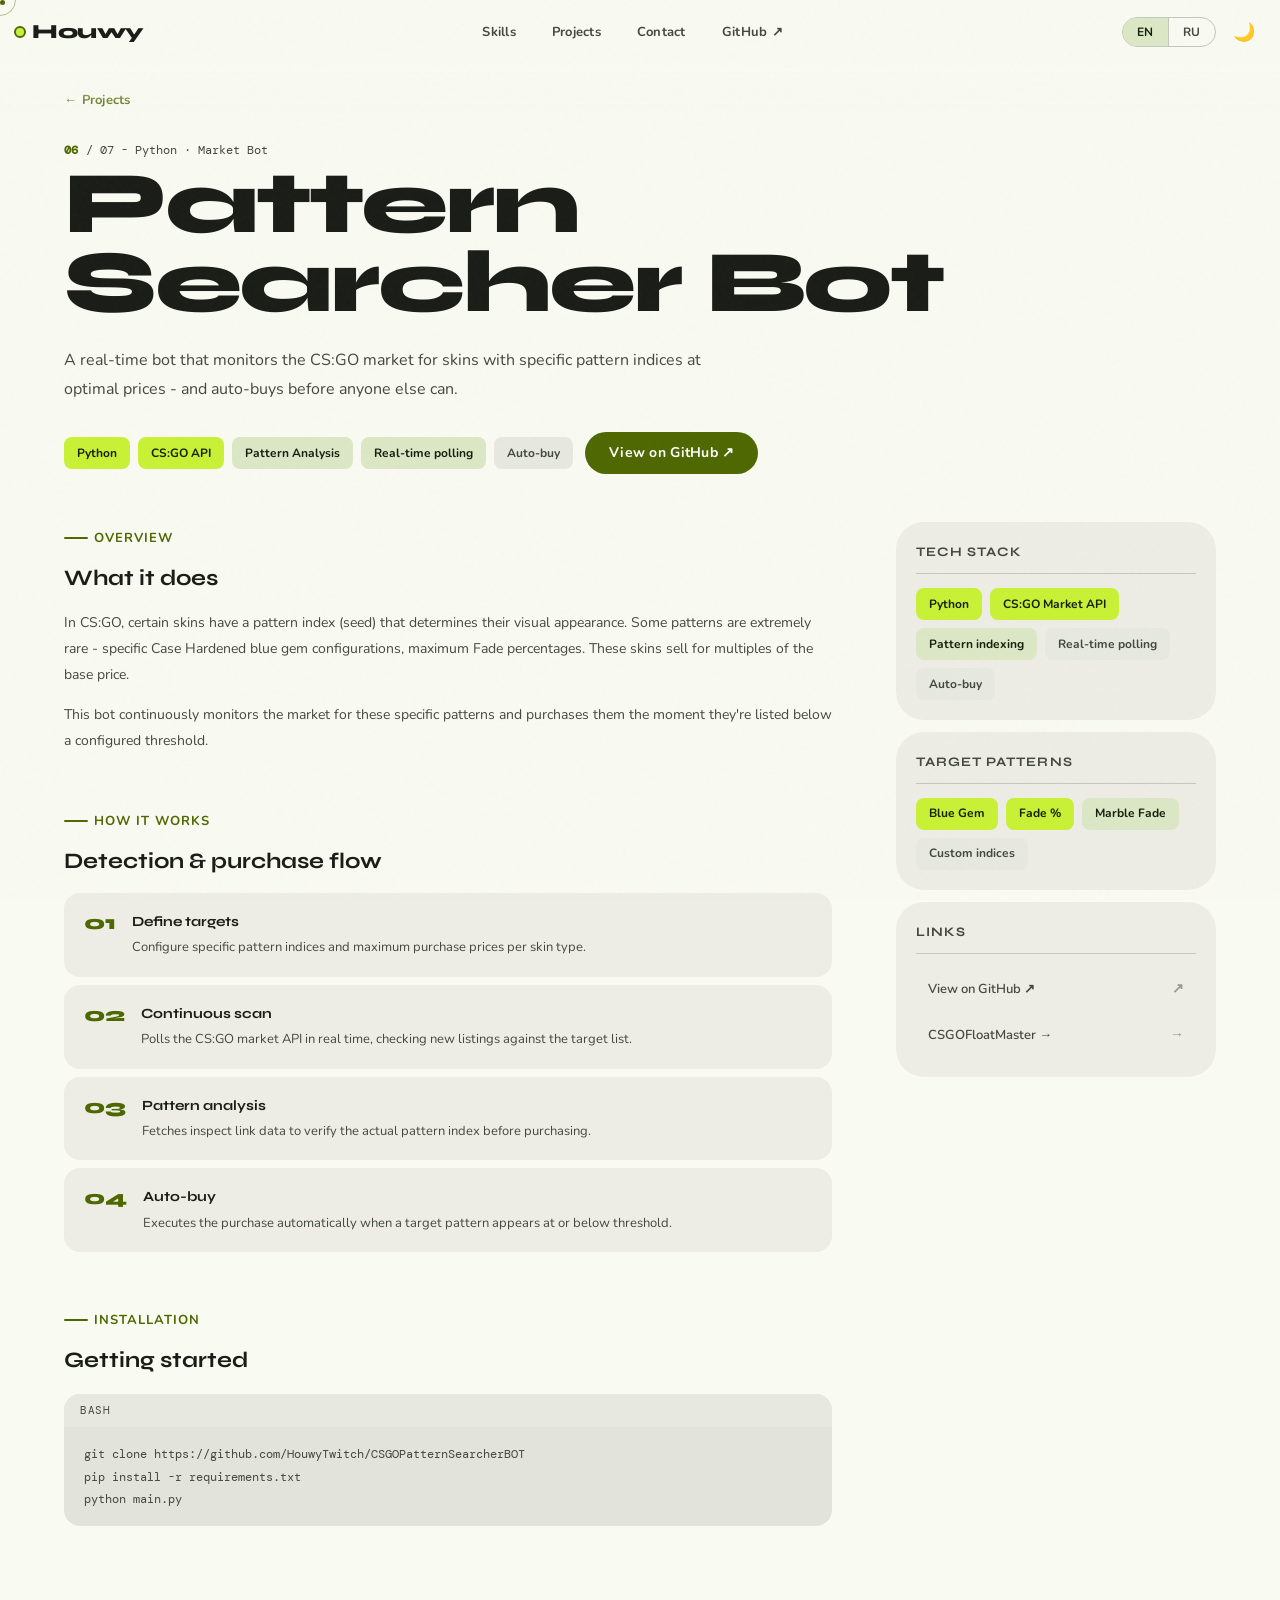
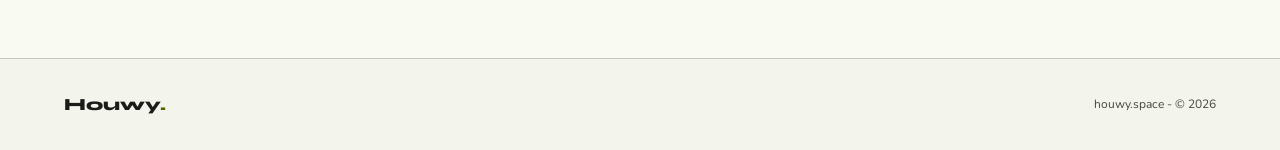
<file: projects/pattern-searcher.html>
<!DOCTYPE html>
<html lang="en" data-theme="dark">
<head>
<meta charset="UTF-8">
<meta name="viewport" content="width=device-width, initial-scale=1.0">
<title>Pattern Searcher Bot - Houwy</title>
<link rel="icon" type="image/svg+xml" href="data:image/svg+xml,%3Csvg xmlns='http://www.w3.org/2000/svg' viewBox='0 0 32 32'%3E%3Crect width='32' height='32' rx='8' fill='%2312140e'/%3E%3Ctext x='4' y='24' font-family='sans-serif' font-size='20' font-weight='900' fill='%23c8f135'%3EH%3C/text%3E%3C/svg%3E">
<link href="https://fonts.googleapis.com/css2?family=Syne:wght@700;800&family=Nunito:wght@400;600;700;800&family=DM+Mono:wght@400;500&display=swap" rel="stylesheet">
<link rel="stylesheet" href="../assets/m3.css">
</head>
<body>
<div class="noise-overlay"></div>
<div class="cursor-dot" id="cursorDot"></div>
<div class="cursor-ring" id="cursorRing"></div>

<header class="top-bar">
  <a class="top-bar-logo" href="../index.html"><span class="logo-dot"></span>Houwy</a>
  <ul class="top-bar-nav">
    <li><a href="../index.html#skills" data-i18n="nav.skills">Skills</a></li>
    <li><a href="../index.html#projects" data-i18n="nav.projects">Projects</a></li>
    <li><a href="../index.html#contact" data-i18n="nav.contact">Contact</a></li>
    <li><a href="https://github.com/HouwyTwitch/CSGOPatternSearcherBOT" target="_blank">GitHub ↗</a></li>
  </ul>
  <div class="top-bar-actions">
    <div class="seg-btn"><button class="seg-opt" data-lang="en" onclick="applyLang('en')">EN</button><button class="seg-opt" data-lang="ru" onclick="applyLang('ru')">RU</button></div>
    <button class="icon-btn" id="themeBtn" onclick="toggleTheme()">🌙</button>
    <button class="ham-btn" id="hamBtn"><span></span><span></span><span></span></button>
  </div>
</header>
<nav class="nav-sheet" id="navSheet">
  <a href="../index.html#projects" data-i18n="nav.projects">Projects</a>
</nav>

<div class="proj-hero">
  <div class="proj-eyebrow"><a href="../index.html" class="btn btn-text" style="padding-left:0;font-size:13px" data-i18n="proj.back">← Projects</a></div>
  <div class="proj-number"><span class="n">06</span> / 07 - Python · Market Bot</div>
  <h1 class="proj-title" data-i18n="pat.title">Pattern<br>Searcher Bot</h1>
  <p class="proj-oneliner" data-i18n="pat.one">A real-time bot that monitors the CS:GO market for skins with specific pattern indices at optimal prices - and auto-buys before anyone else can.</p>
  <div class="proj-hero-actions">
    <div class="chips-row">
      <span class="chip filled">Python</span><span class="chip filled">CS:GO API</span>
      <span class="chip secondary">Pattern Analysis</span><span class="chip secondary">Real-time polling</span>
      <span class="chip surface">Auto-buy</span>
    </div>
    <a href="https://github.com/HouwyTwitch/CSGOPatternSearcherBOT" target="_blank" class="btn btn-filled" data-i18n="proj.viewgithub">View on GitHub ↗</a>
  </div>
</div>

<div class="proj-content">
  <div class="proj-main">
    <div class="proj-section reveal">
      <div class="proj-section-label section-eyebrow" data-i18n="proj.overview">Overview</div>
      <h3 class="proj-section-title">What it does</h3>
      <div class="proj-section-body">
        <p data-i18n="pat.ov.b1">In CS:GO, certain skins have a pattern index (seed) that determines their visual appearance. Some patterns are extremely rare - specific Case Hardened blue gem configurations, maximum Fade percentages. These skins sell for multiples of the base price.</p>
        <p data-i18n="pat.ov.b2">This bot continuously monitors the market for these specific patterns and purchases them the moment they're listed below a configured threshold.</p>
      </div>
    </div>

    <div class="proj-section reveal">
      <div class="proj-section-label section-eyebrow" data-i18n="proj.howit">How it works</div>
      <h3 class="proj-section-title" data-i18n="pat.hw.title">Detection &amp; purchase flow</h3>
      <div class="steps">
        <div class="step"><div class="step-num">01</div><div><div class="step-title" data-i18n="pat.s1t">Define targets</div><div class="step-desc" data-i18n="pat.s1d">Configure specific pattern indices and maximum purchase prices per skin type.</div></div></div>
        <div class="step"><div class="step-num">02</div><div><div class="step-title" data-i18n="pat.s2t">Continuous scan</div><div class="step-desc" data-i18n="pat.s2d">Polls the CS:GO market API in real time, checking new listings against the target list.</div></div></div>
        <div class="step"><div class="step-num">03</div><div><div class="step-title" data-i18n="pat.s3t">Pattern analysis</div><div class="step-desc" data-i18n="pat.s3d">Fetches inspect link data to verify the actual pattern index before purchasing.</div></div></div>
        <div class="step"><div class="step-num">04</div><div><div class="step-title" data-i18n="pat.s4t">Auto-buy</div><div class="step-desc" data-i18n="pat.s4d">Executes the purchase automatically when a target pattern appears at or below threshold.</div></div></div>
      </div>
    </div>

    <div class="proj-section reveal">
      <div class="proj-section-label section-eyebrow" data-i18n="proj.install">Installation</div>
      <h3 class="proj-section-title">Getting started</h3>
      <div class="code-block"><div class="code-bar">bash</div><pre>git clone https://github.com/HouwyTwitch/CSGOPatternSearcherBOT
pip install -r requirements.txt
python main.py</pre></div>
    </div>
  </div>

  <aside class="proj-sidebar">
    <div class="sidebar-card reveal">
      <div class="sidebar-card-title" data-i18n="proj.techstack">Tech Stack</div>
      <div class="chips-row">
        <span class="chip filled">Python</span><span class="chip filled">CS:GO Market API</span>
        <span class="chip secondary">Pattern indexing</span>
        <span class="chip surface">Real-time polling</span><span class="chip surface">Auto-buy</span>
      </div>
    </div>
    <div class="sidebar-card reveal">
      <div class="sidebar-card-title" data-i18n="proj.patterns">Target Patterns</div>
      <div class="chips-row">
        <span class="chip filled">Blue Gem</span><span class="chip filled">Fade %</span>
        <span class="chip secondary">Marble Fade</span><span class="chip surface">Custom indices</span>
      </div>
    </div>
    <div class="sidebar-card reveal">
      <div class="sidebar-card-title" data-i18n="proj.links">Links</div>
      <div class="sidebar-links">
        <a class="sidebar-link" href="https://github.com/HouwyTwitch/CSGOPatternSearcherBOT" target="_blank"><span data-i18n="proj.viewgithub">GitHub Repository</span><span class="sidebar-link-arr">↗</span></a>
        <a class="sidebar-link" href="float-master.html"><span>CSGOFloatMaster →</span><span class="sidebar-link-arr">→</span></a>
      </div>
    </div>
  </aside>
</div>

<footer class="site-footer">
  <a class="footer-logo" href="../index.html">Houwy<span class="dot">.</span></a>
  <span class="footer-copy" data-i18n="footer.copy">houwy.space - © 2026</span>
</footer>
<script src="../assets/common.js"></script>
</body>
</html>
</file>
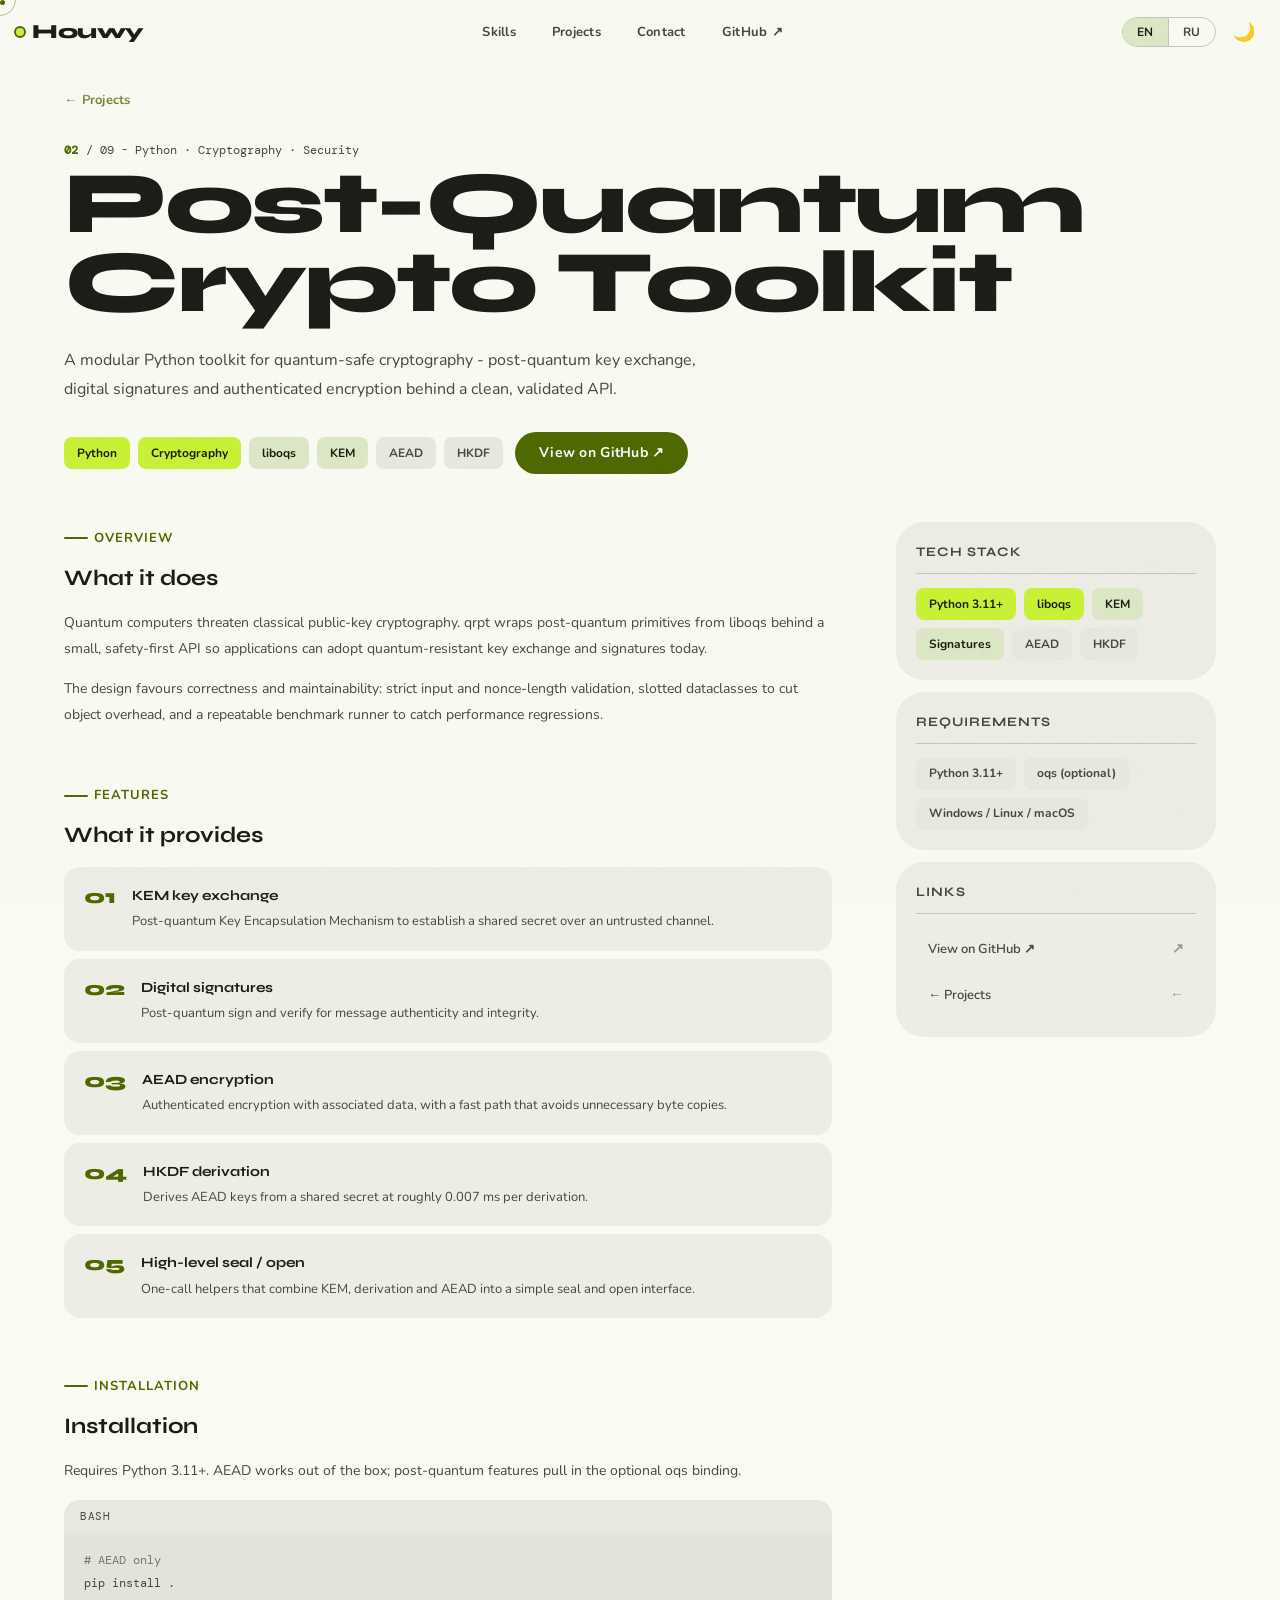
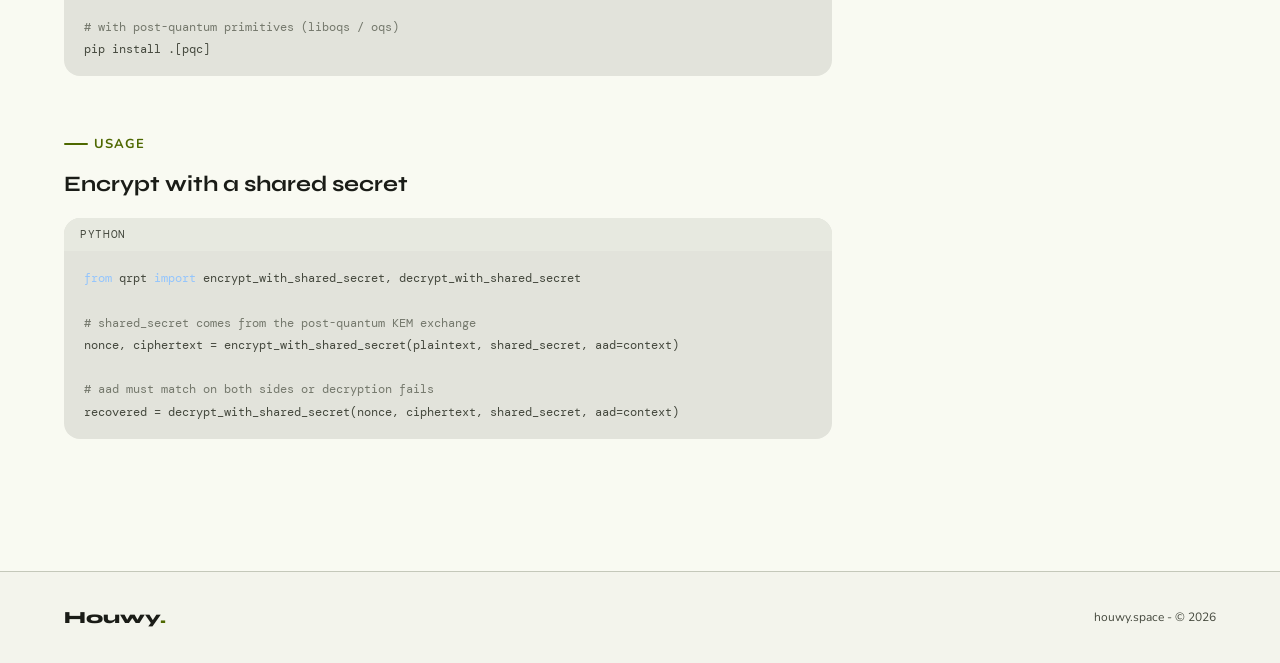
<file: projects/qrpt.html>
<!DOCTYPE html>
<html lang="en" data-theme="dark">
<head>
<meta charset="UTF-8">
<meta name="viewport" content="width=device-width, initial-scale=1.0">
<title>Post-Quantum Crypto Toolkit - Houwy</title>
<link rel="icon" type="image/svg+xml" href="data:image/svg+xml,%3Csvg xmlns='http://www.w3.org/2000/svg' viewBox='0 0 32 32'%3E%3Crect width='32' height='32' rx='8' fill='%2312140e'/%3E%3Ctext x='4' y='24' font-family='sans-serif' font-size='20' font-weight='900' fill='%23c8f135'%3EH%3C/text%3E%3C/svg%3E">
<link href="https://fonts.googleapis.com/css2?family=Syne:wght@700;800&family=Nunito:wght@400;600;700;800&family=DM+Mono:wght@400;500&display=swap" rel="stylesheet">
<link rel="stylesheet" href="../assets/m3.css">
</head>
<body>
<div class="scroll-progress" id="scrollProgress"></div>
<div class="noise-overlay"></div>
<div class="cursor-dot" id="cursorDot"></div>
<div class="cursor-ring" id="cursorRing"></div>

<header class="top-bar">
  <a class="top-bar-logo" href="../index.html"><span class="logo-dot"></span>Houwy</a>
  <ul class="top-bar-nav">
    <li><a href="../index.html#skills"   data-i18n="nav.skills">Skills</a></li>
    <li><a href="../index.html#projects" data-i18n="nav.projects">Projects</a></li>
    <li><a href="../index.html#contact"  data-i18n="nav.contact">Contact</a></li>
    <li><a href="https://github.com/HouwyTwitch/qrpt" target="_blank">GitHub ↗</a></li>
  </ul>
  <div class="top-bar-actions">
    <div class="seg-btn">
      <button class="seg-opt" data-lang="en" onclick="applyLang('en')">EN</button>
      <button class="seg-opt" data-lang="ru" onclick="applyLang('ru')">RU</button>
    </div>
    <button class="icon-btn" id="themeBtn" onclick="toggleTheme()">🌙</button>
    <button class="ham-btn" id="hamBtn"><span></span><span></span><span></span></button>
  </div>
</header>
<nav class="nav-sheet" id="navSheet">
  <a href="../index.html#skills"   data-i18n="nav.skills">Skills</a>
  <a href="../index.html#projects" data-i18n="nav.projects">Projects</a>
  <a href="../index.html#contact"  data-i18n="nav.contact">Contact</a>
  <a href="https://github.com/HouwyTwitch/qrpt" target="_blank">GitHub ↗</a>
</nav>

<div class="proj-hero">
  <div class="proj-eyebrow">
    <a href="../index.html" class="btn btn-text" style="padding-left:0;font-size:13px" data-i18n="proj.back">← Projects</a>
  </div>
  <div class="proj-number"><span class="n">02</span> / 09 - Python · Cryptography · Security</div>
  <h1 class="proj-title" data-i18n="qrpt.title">Post-Quantum<br>Crypto Toolkit</h1>
  <p class="proj-oneliner" data-i18n="qrpt.one">A modular Python toolkit for quantum-safe cryptography - post-quantum key exchange, digital signatures and authenticated encryption behind a clean, validated API.</p>
  <div class="proj-hero-actions">
    <div class="chips-row">
      <span class="chip filled">Python</span><span class="chip filled">Cryptography</span>
      <span class="chip secondary">liboqs</span><span class="chip secondary">KEM</span>
      <span class="chip surface">AEAD</span><span class="chip surface">HKDF</span>
    </div>
    <a href="https://github.com/HouwyTwitch/qrpt" target="_blank" class="btn btn-filled" data-i18n="proj.viewgithub">View on GitHub ↗</a>
  </div>
</div>

<div class="proj-content">
  <div class="proj-main">

    <div class="proj-section reveal">
      <div class="proj-section-label section-eyebrow" data-i18n="proj.overview">Overview</div>
      <h3 class="proj-section-title">What it does</h3>
      <div class="proj-section-body">
        <p data-i18n="qrpt.ov.b1">Quantum computers threaten classical public-key cryptography. qrpt wraps post-quantum primitives from liboqs behind a small, safety-first API so applications can adopt quantum-resistant key exchange and signatures today.</p>
        <p data-i18n="qrpt.ov.b2">The design favours correctness and maintainability: strict input and nonce-length validation, slotted dataclasses to cut object overhead, and a repeatable benchmark runner to catch performance regressions.</p>
      </div>
    </div>

    <div class="proj-section reveal">
      <div class="proj-section-label section-eyebrow" data-i18n="proj.features">Features</div>
      <h3 class="proj-section-title" data-i18n="qrpt.feat.title">What it provides</h3>
      <div class="steps">
        <div class="step"><div class="step-num">01</div><div><div class="step-title" data-i18n="qrpt.s1t">KEM key exchange</div><div class="step-desc" data-i18n="qrpt.s1d">Post-quantum Key Encapsulation Mechanism to establish a shared secret over an untrusted channel.</div></div></div>
        <div class="step"><div class="step-num">02</div><div><div class="step-title" data-i18n="qrpt.s2t">Digital signatures</div><div class="step-desc" data-i18n="qrpt.s2d">Post-quantum sign and verify for message authenticity and integrity.</div></div></div>
        <div class="step"><div class="step-num">03</div><div><div class="step-title" data-i18n="qrpt.s3t">AEAD encryption</div><div class="step-desc" data-i18n="qrpt.s3d">Authenticated encryption with associated data, with a fast path that avoids unnecessary byte copies.</div></div></div>
        <div class="step"><div class="step-num">04</div><div><div class="step-title" data-i18n="qrpt.s4t">HKDF derivation</div><div class="step-desc" data-i18n="qrpt.s4d">Derives AEAD keys from a shared secret at roughly 0.007 ms per derivation.</div></div></div>
        <div class="step"><div class="step-num">05</div><div><div class="step-title" data-i18n="qrpt.s5t">High-level seal / open</div><div class="step-desc" data-i18n="qrpt.s5d">One-call helpers that combine KEM, derivation and AEAD into a simple seal and open interface.</div></div></div>
      </div>
    </div>

    <div class="proj-section reveal">
      <div class="proj-section-label section-eyebrow" data-i18n="proj.install">Installation</div>
      <h3 class="proj-section-title" data-i18n="qrpt.inst.title">Installation</h3>
      <p class="proj-section-body" data-i18n="qrpt.inst.body">Requires Python 3.11+. AEAD works out of the box; post-quantum features pull in the optional oqs binding.</p>
      <div class="code-block">
        <div class="code-bar">bash</div>
        <pre><span class="cm"># AEAD only</span>
pip install .

<span class="cm"># with post-quantum primitives (liboqs / oqs)</span>
pip install .[pqc]</pre>
      </div>
    </div>

    <div class="proj-section reveal">
      <div class="proj-section-label section-eyebrow" data-i18n="proj.usage">Usage</div>
      <h3 class="proj-section-title" data-i18n="qrpt.use.title">Encrypt with a shared secret</h3>
      <div class="code-block">
        <div class="code-bar">python</div>
        <pre><span class="kw">from</span> qrpt <span class="kw">import</span> encrypt_with_shared_secret, decrypt_with_shared_secret

<span class="cm"># shared_secret comes from the post-quantum KEM exchange</span>
nonce, ciphertext = encrypt_with_shared_secret(plaintext, shared_secret, aad=context)

<span class="cm"># aad must match on both sides or decryption fails</span>
recovered = decrypt_with_shared_secret(nonce, ciphertext, shared_secret, aad=context)</pre>
      </div>
    </div>

  </div>

  <aside class="proj-sidebar">
    <div class="sidebar-card reveal">
      <div class="sidebar-card-title" data-i18n="proj.techstack">Tech Stack</div>
      <div class="chips-row">
        <span class="chip filled">Python 3.11+</span><span class="chip filled">liboqs</span>
        <span class="chip secondary">KEM</span><span class="chip secondary">Signatures</span>
        <span class="chip surface">AEAD</span><span class="chip surface">HKDF</span>
      </div>
    </div>
    <div class="sidebar-card reveal">
      <div class="sidebar-card-title" data-i18n="proj.requirements">Requirements</div>
      <div class="chips-row">
        <span class="chip surface">Python 3.11+</span>
        <span class="chip surface">oqs (optional)</span>
        <span class="chip surface">Windows / Linux / macOS</span>
      </div>
    </div>
    <div class="sidebar-card reveal">
      <div class="sidebar-card-title" data-i18n="proj.links">Links</div>
      <div class="sidebar-links">
        <a class="sidebar-link" href="https://github.com/HouwyTwitch/qrpt" target="_blank"><span data-i18n="proj.viewgithub">GitHub Repository</span><span class="sidebar-link-arr">↗</span></a>
        <a class="sidebar-link" href="../index.html#projects"><span data-i18n="proj.back">← Projects</span><span class="sidebar-link-arr">←</span></a>
      </div>
    </div>
  </aside>
</div>

<footer class="site-footer">
  <a class="footer-logo" href="../index.html">Houwy<span class="dot">.</span></a>
  <span class="footer-copy" data-i18n="footer.copy">houwy.space - © 2026</span>
</footer>

<button class="to-top" id="toTop" aria-label="Back to top">↑</button>

<script src="../assets/common.js"></script>
</body>
</html>
</file>
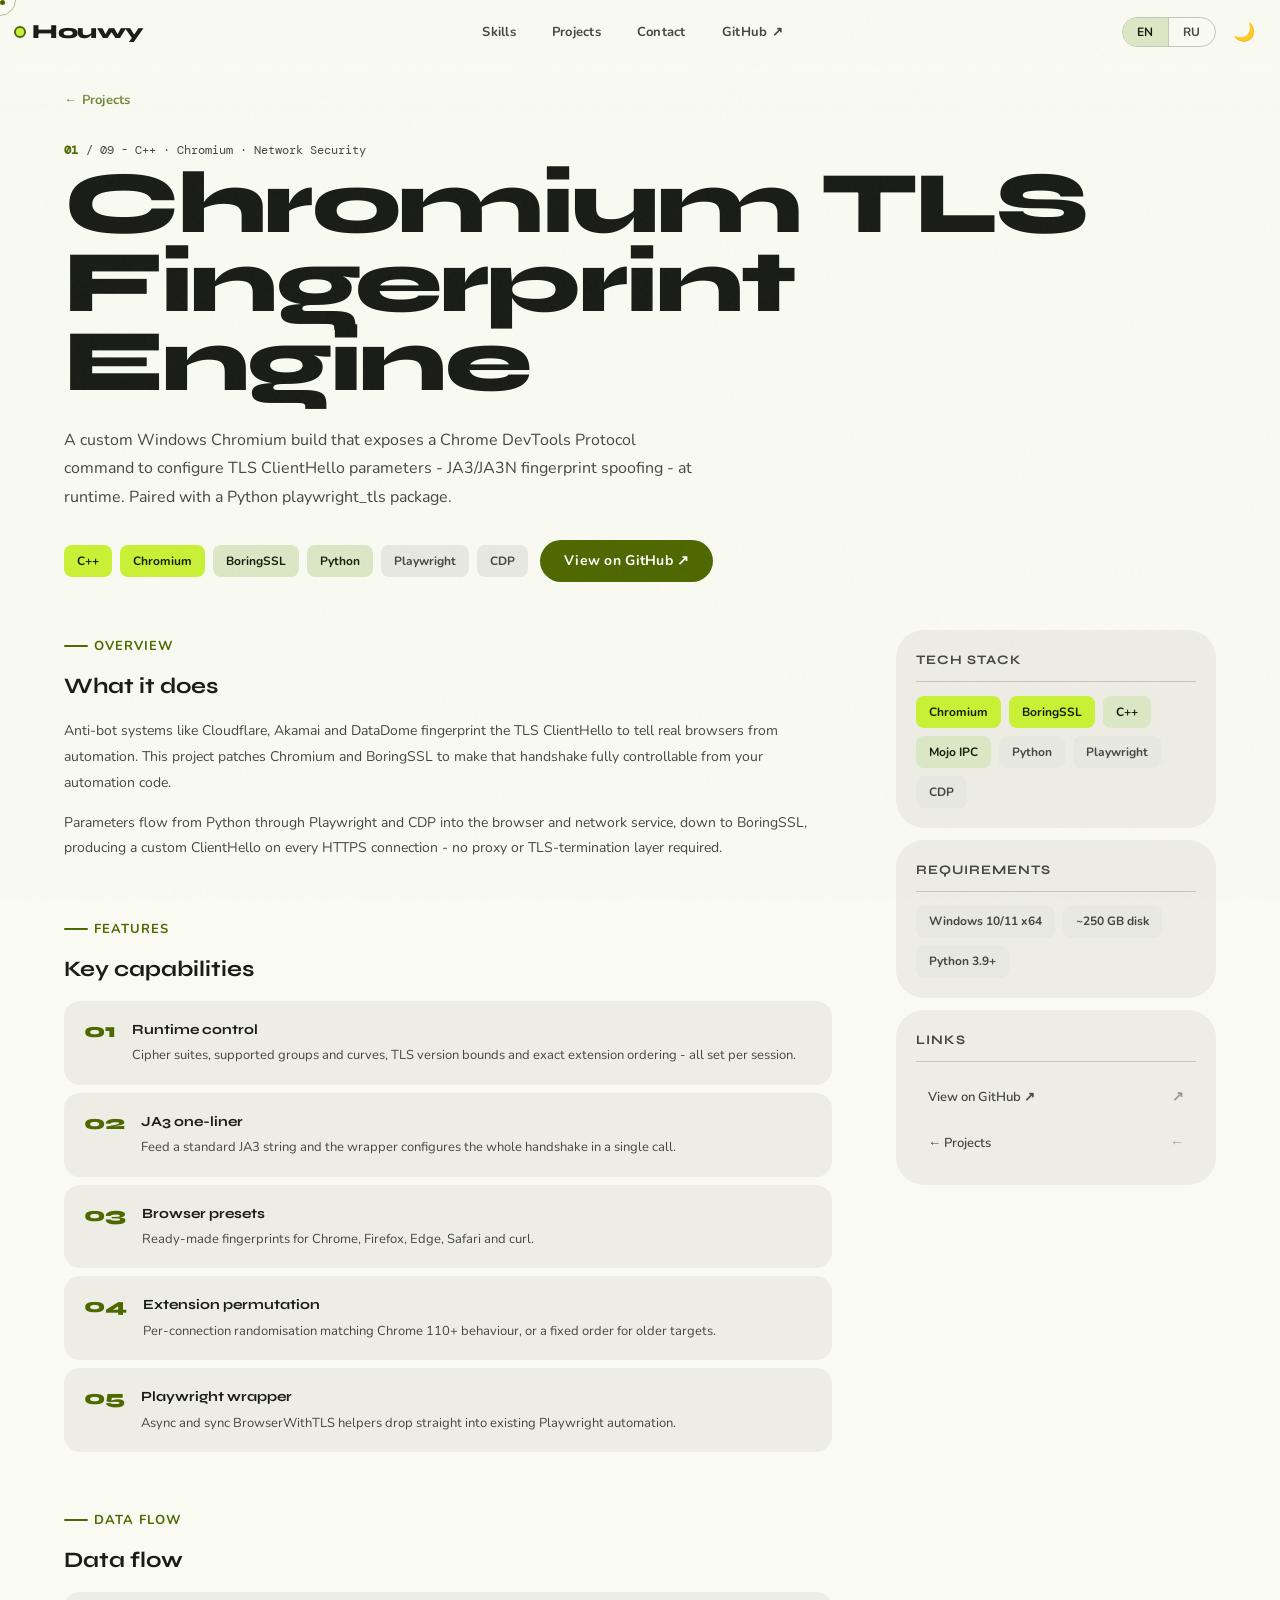
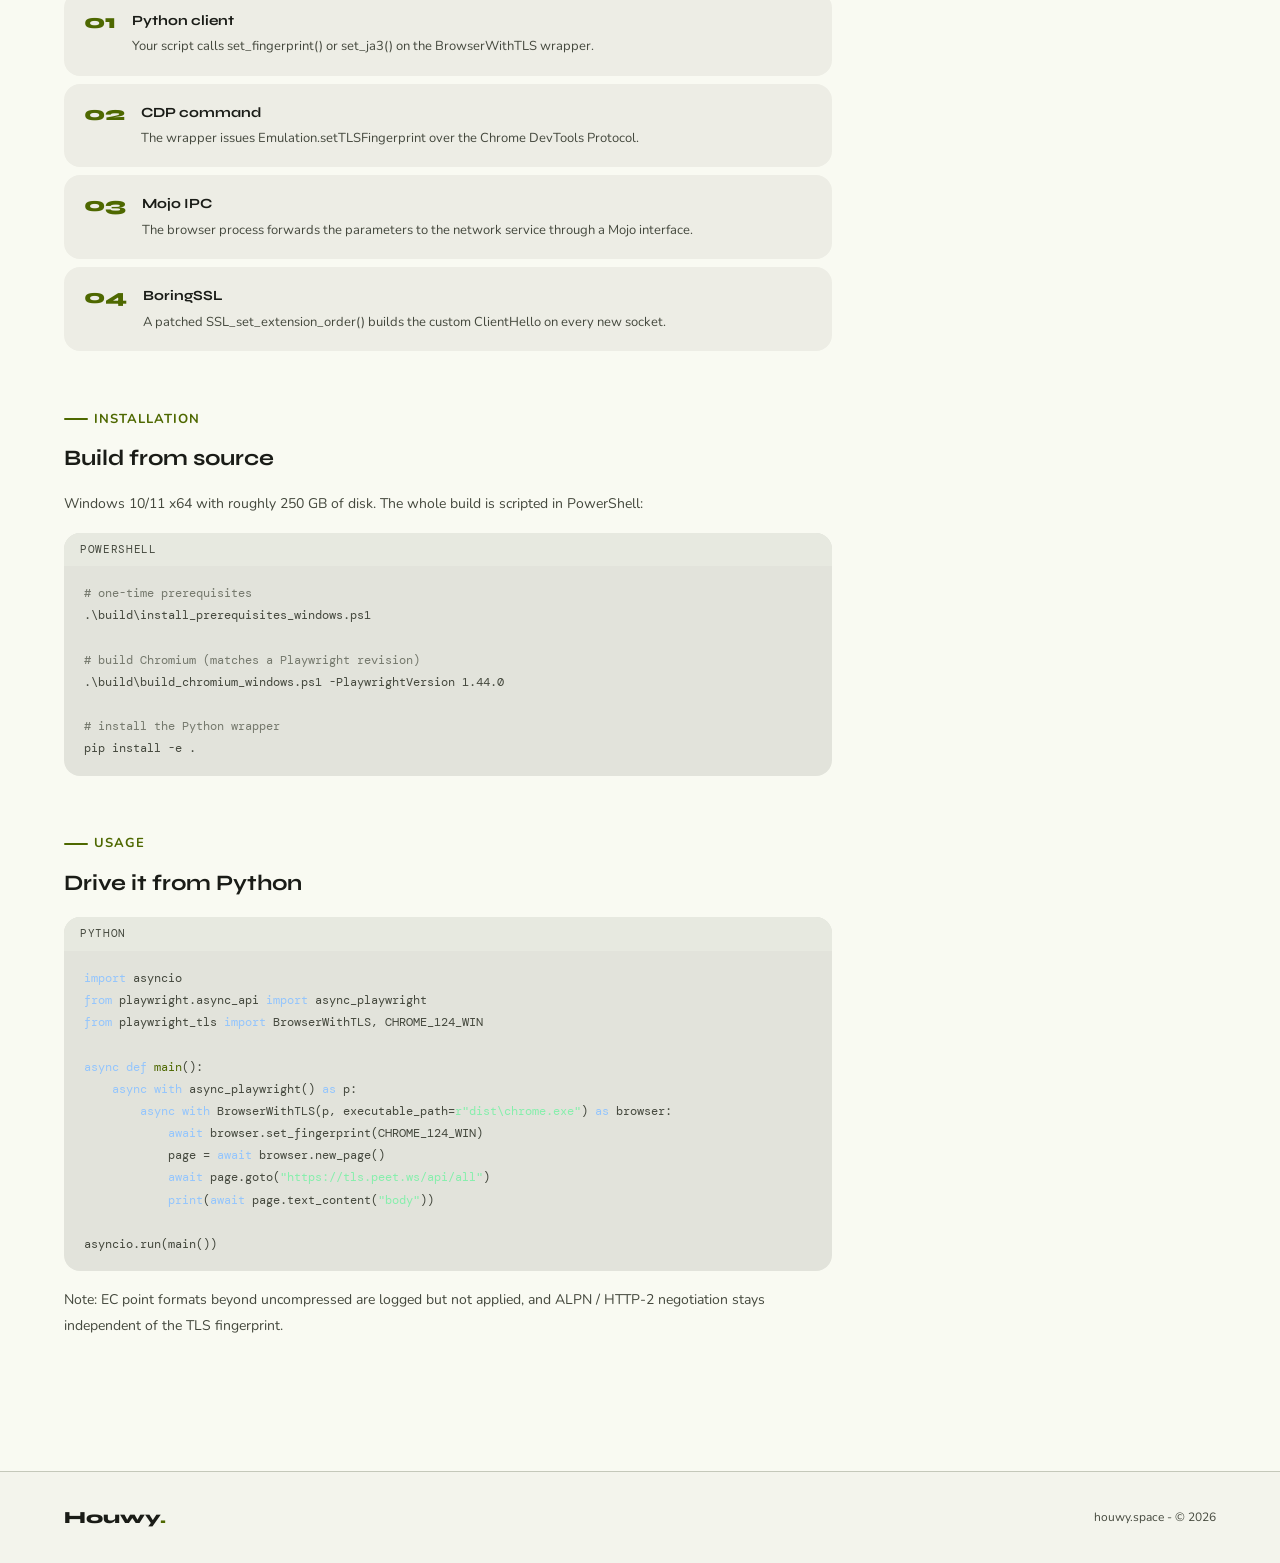
<file: projects/tls-fingerprints.html>
<!DOCTYPE html>
<html lang="en" data-theme="dark">
<head>
<meta charset="UTF-8">
<meta name="viewport" content="width=device-width, initial-scale=1.0">
<title>Chromium TLS Fingerprint Engine - Houwy</title>
<link rel="icon" type="image/svg+xml" href="data:image/svg+xml,%3Csvg xmlns='http://www.w3.org/2000/svg' viewBox='0 0 32 32'%3E%3Crect width='32' height='32' rx='8' fill='%2312140e'/%3E%3Ctext x='4' y='24' font-family='sans-serif' font-size='20' font-weight='900' fill='%23c8f135'%3EH%3C/text%3E%3C/svg%3E">
<link href="https://fonts.googleapis.com/css2?family=Syne:wght@700;800&family=Nunito:wght@400;600;700;800&family=DM+Mono:wght@400;500&display=swap" rel="stylesheet">
<link rel="stylesheet" href="../assets/m3.css">
</head>
<body>
<div class="scroll-progress" id="scrollProgress"></div>
<div class="noise-overlay"></div>
<div class="cursor-dot" id="cursorDot"></div>
<div class="cursor-ring" id="cursorRing"></div>

<header class="top-bar">
  <a class="top-bar-logo" href="../index.html"><span class="logo-dot"></span>Houwy</a>
  <ul class="top-bar-nav">
    <li><a href="../index.html#skills"   data-i18n="nav.skills">Skills</a></li>
    <li><a href="../index.html#projects" data-i18n="nav.projects">Projects</a></li>
    <li><a href="../index.html#contact"  data-i18n="nav.contact">Contact</a></li>
    <li><a href="https://github.com/HouwyTwitch/chromium-with-custom-tls-fingerprints" target="_blank">GitHub ↗</a></li>
  </ul>
  <div class="top-bar-actions">
    <div class="seg-btn">
      <button class="seg-opt" data-lang="en" onclick="applyLang('en')">EN</button>
      <button class="seg-opt" data-lang="ru" onclick="applyLang('ru')">RU</button>
    </div>
    <button class="icon-btn" id="themeBtn" onclick="toggleTheme()">🌙</button>
    <button class="ham-btn" id="hamBtn"><span></span><span></span><span></span></button>
  </div>
</header>
<nav class="nav-sheet" id="navSheet">
  <a href="../index.html#skills"   data-i18n="nav.skills">Skills</a>
  <a href="../index.html#projects" data-i18n="nav.projects">Projects</a>
  <a href="../index.html#contact"  data-i18n="nav.contact">Contact</a>
  <a href="https://github.com/HouwyTwitch/chromium-with-custom-tls-fingerprints" target="_blank">GitHub ↗</a>
</nav>

<div class="proj-hero">
  <div class="proj-eyebrow">
    <a href="../index.html" class="btn btn-text" style="padding-left:0;font-size:13px" data-i18n="proj.back">← Projects</a>
  </div>
  <div class="proj-number"><span class="n">01</span> / 09 - C++ · Chromium · Network Security</div>
  <h1 class="proj-title" data-i18n="tls.title">Chromium TLS<br>Fingerprint Engine</h1>
  <p class="proj-oneliner" data-i18n="tls.one">A custom Windows Chromium build that exposes a Chrome DevTools Protocol command to configure TLS ClientHello parameters - JA3/JA3N fingerprint spoofing - at runtime. Paired with a Python playwright_tls package.</p>
  <div class="proj-hero-actions">
    <div class="chips-row">
      <span class="chip filled">C++</span><span class="chip filled">Chromium</span>
      <span class="chip secondary">BoringSSL</span><span class="chip secondary">Python</span>
      <span class="chip surface">Playwright</span><span class="chip surface">CDP</span>
    </div>
    <a href="https://github.com/HouwyTwitch/chromium-with-custom-tls-fingerprints" target="_blank" class="btn btn-filled" data-i18n="proj.viewgithub">View on GitHub ↗</a>
  </div>
</div>

<div class="proj-content">
  <div class="proj-main">

    <div class="proj-section reveal">
      <div class="proj-section-label section-eyebrow" data-i18n="proj.overview">Overview</div>
      <h3 class="proj-section-title">What it does</h3>
      <div class="proj-section-body">
        <p data-i18n="tls.ov.b1">Anti-bot systems like Cloudflare, Akamai and DataDome fingerprint the TLS ClientHello to tell real browsers from automation. This project patches Chromium and BoringSSL to make that handshake fully controllable from your automation code.</p>
        <p data-i18n="tls.ov.b2">Parameters flow from Python through Playwright and CDP into the browser and network service, down to BoringSSL, producing a custom ClientHello on every HTTPS connection - no proxy or TLS-termination layer required.</p>
      </div>
    </div>

    <div class="proj-section reveal">
      <div class="proj-section-label section-eyebrow" data-i18n="proj.features">Features</div>
      <h3 class="proj-section-title" data-i18n="tls.feat.title">Key capabilities</h3>
      <div class="steps">
        <div class="step"><div class="step-num">01</div><div><div class="step-title" data-i18n="tls.s1t">Runtime control</div><div class="step-desc" data-i18n="tls.s1d">Cipher suites, supported groups and curves, TLS version bounds and exact extension ordering - all set per session.</div></div></div>
        <div class="step"><div class="step-num">02</div><div><div class="step-title" data-i18n="tls.s2t">JA3 one-liner</div><div class="step-desc" data-i18n="tls.s2d">Feed a standard JA3 string and the wrapper configures the whole handshake in a single call.</div></div></div>
        <div class="step"><div class="step-num">03</div><div><div class="step-title" data-i18n="tls.s3t">Browser presets</div><div class="step-desc" data-i18n="tls.s3d">Ready-made fingerprints for Chrome, Firefox, Edge, Safari and curl.</div></div></div>
        <div class="step"><div class="step-num">04</div><div><div class="step-title" data-i18n="tls.s4t">Extension permutation</div><div class="step-desc" data-i18n="tls.s4d">Per-connection randomisation matching Chrome 110+ behaviour, or a fixed order for older targets.</div></div></div>
        <div class="step"><div class="step-num">05</div><div><div class="step-title" data-i18n="tls.s5t">Playwright wrapper</div><div class="step-desc" data-i18n="tls.s5d">Async and sync BrowserWithTLS helpers drop straight into existing Playwright automation.</div></div></div>
      </div>
    </div>

    <div class="proj-section reveal">
      <div class="proj-section-label section-eyebrow" data-i18n="proj.dataflow">Data flow</div>
      <h3 class="proj-section-title" data-i18n="tls.hw.title">Data flow</h3>
      <div class="steps">
        <div class="step"><div class="step-num">01</div><div><div class="step-title" data-i18n="tls.hw.s1t">Python client</div><div class="step-desc" data-i18n="tls.hw.s1d">Your script calls set_fingerprint() or set_ja3() on the BrowserWithTLS wrapper.</div></div></div>
        <div class="step"><div class="step-num">02</div><div><div class="step-title" data-i18n="tls.hw.s2t">CDP command</div><div class="step-desc" data-i18n="tls.hw.s2d">The wrapper issues Emulation.setTLSFingerprint over the Chrome DevTools Protocol.</div></div></div>
        <div class="step"><div class="step-num">03</div><div><div class="step-title" data-i18n="tls.hw.s3t">Mojo IPC</div><div class="step-desc" data-i18n="tls.hw.s3d">The browser process forwards the parameters to the network service through a Mojo interface.</div></div></div>
        <div class="step"><div class="step-num">04</div><div><div class="step-title" data-i18n="tls.hw.s4t">BoringSSL</div><div class="step-desc" data-i18n="tls.hw.s4d">A patched SSL_set_extension_order() builds the custom ClientHello on every new socket.</div></div></div>
      </div>
    </div>

    <div class="proj-section reveal">
      <div class="proj-section-label section-eyebrow" data-i18n="proj.install">Installation</div>
      <h3 class="proj-section-title" data-i18n="tls.inst.title">Build from source</h3>
      <p class="proj-section-body" data-i18n="tls.inst.body">Windows 10/11 x64 with roughly 250 GB of disk. The whole build is scripted in PowerShell:</p>
      <div class="code-block">
        <div class="code-bar">powershell</div>
        <pre><span class="cm"># one-time prerequisites</span>
.\build\install_prerequisites_windows.ps1

<span class="cm"># build Chromium (matches a Playwright revision)</span>
.\build\build_chromium_windows.ps1 -PlaywrightVersion 1.44.0

<span class="cm"># install the Python wrapper</span>
pip install -e .</pre>
      </div>
    </div>

    <div class="proj-section reveal">
      <div class="proj-section-label section-eyebrow" data-i18n="proj.usage">Usage</div>
      <h3 class="proj-section-title" data-i18n="tls.use.title">Drive it from Python</h3>
      <div class="code-block">
        <div class="code-bar">python</div>
        <pre><span class="kw">import</span> asyncio
<span class="kw">from</span> playwright.async_api <span class="kw">import</span> async_playwright
<span class="kw">from</span> playwright_tls <span class="kw">import</span> BrowserWithTLS, CHROME_124_WIN

<span class="kw">async def</span> <span class="acc">main</span>():
    <span class="kw">async with</span> async_playwright() <span class="kw">as</span> p:
        <span class="kw">async with</span> BrowserWithTLS(p, executable_path=<span class="str">r"dist\chrome.exe"</span>) <span class="kw">as</span> browser:
            <span class="kw">await</span> browser.set_fingerprint(CHROME_124_WIN)
            page = <span class="kw">await</span> browser.new_page()
            <span class="kw">await</span> page.goto(<span class="str">"https://tls.peet.ws/api/all"</span>)
            <span class="kw">print</span>(<span class="kw">await</span> page.text_content(<span class="str">"body"</span>))

asyncio.run(main())</pre>
      </div>
      <p class="proj-section-body" style="margin-top:12px" data-i18n="tls.note">Note: EC point formats beyond uncompressed are logged but not applied, and ALPN / HTTP-2 negotiation stays independent of the TLS fingerprint.</p>
    </div>

  </div>

  <aside class="proj-sidebar">
    <div class="sidebar-card reveal">
      <div class="sidebar-card-title" data-i18n="proj.techstack">Tech Stack</div>
      <div class="chips-row">
        <span class="chip filled">Chromium</span><span class="chip filled">BoringSSL</span>
        <span class="chip secondary">C++</span><span class="chip secondary">Mojo IPC</span>
        <span class="chip surface">Python</span><span class="chip surface">Playwright</span><span class="chip surface">CDP</span>
      </div>
    </div>
    <div class="sidebar-card reveal">
      <div class="sidebar-card-title" data-i18n="proj.requirements">Requirements</div>
      <div class="chips-row">
        <span class="chip surface">Windows 10/11 x64</span>
        <span class="chip surface">~250 GB disk</span>
        <span class="chip surface">Python 3.9+</span>
      </div>
    </div>
    <div class="sidebar-card reveal">
      <div class="sidebar-card-title" data-i18n="proj.links">Links</div>
      <div class="sidebar-links">
        <a class="sidebar-link" href="https://github.com/HouwyTwitch/chromium-with-custom-tls-fingerprints" target="_blank"><span data-i18n="proj.viewgithub">GitHub Repository</span><span class="sidebar-link-arr">↗</span></a>
        <a class="sidebar-link" href="../index.html#projects"><span data-i18n="proj.back">← Projects</span><span class="sidebar-link-arr">←</span></a>
      </div>
    </div>
  </aside>
</div>

<footer class="site-footer">
  <a class="footer-logo" href="../index.html">Houwy<span class="dot">.</span></a>
  <span class="footer-copy" data-i18n="footer.copy">houwy.space - © 2026</span>
</footer>

<button class="to-top" id="toTop" aria-label="Back to top">↑</button>

<script src="../assets/common.js"></script>
</body>
</html>
</file>
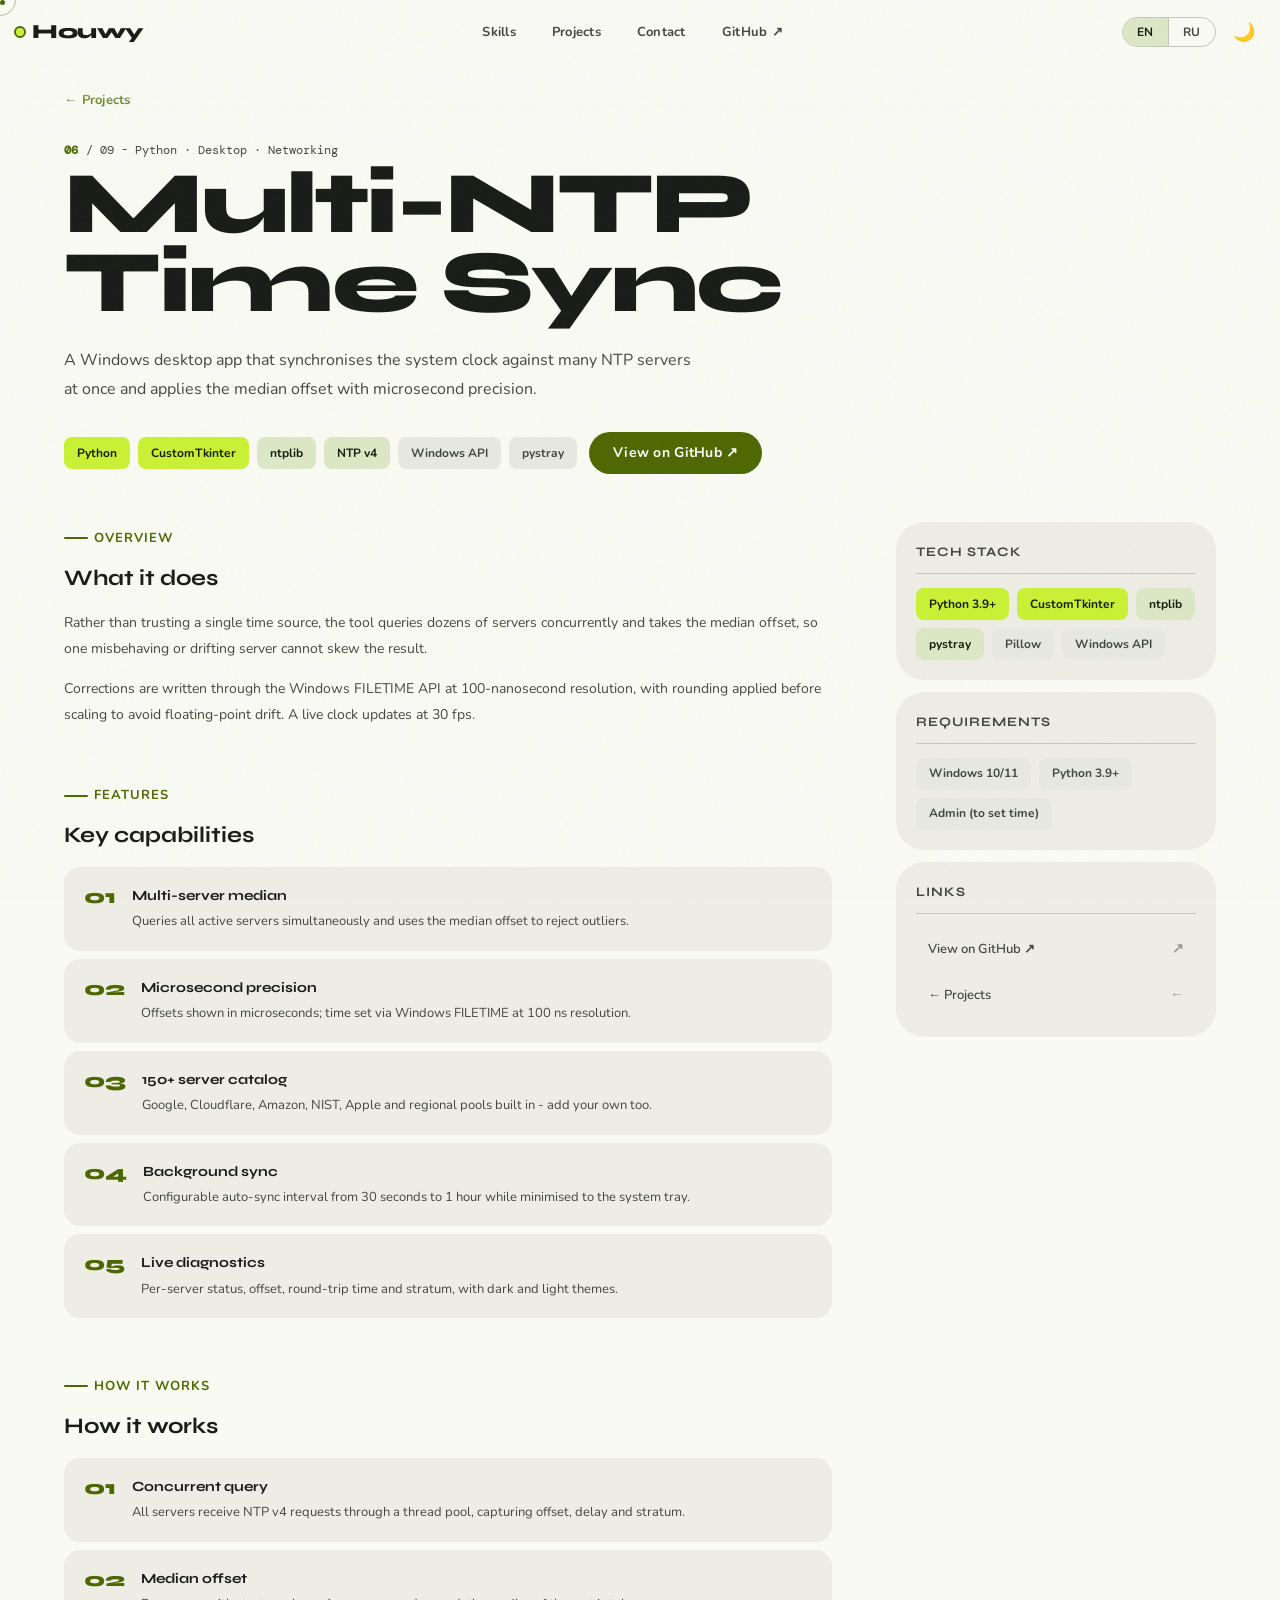
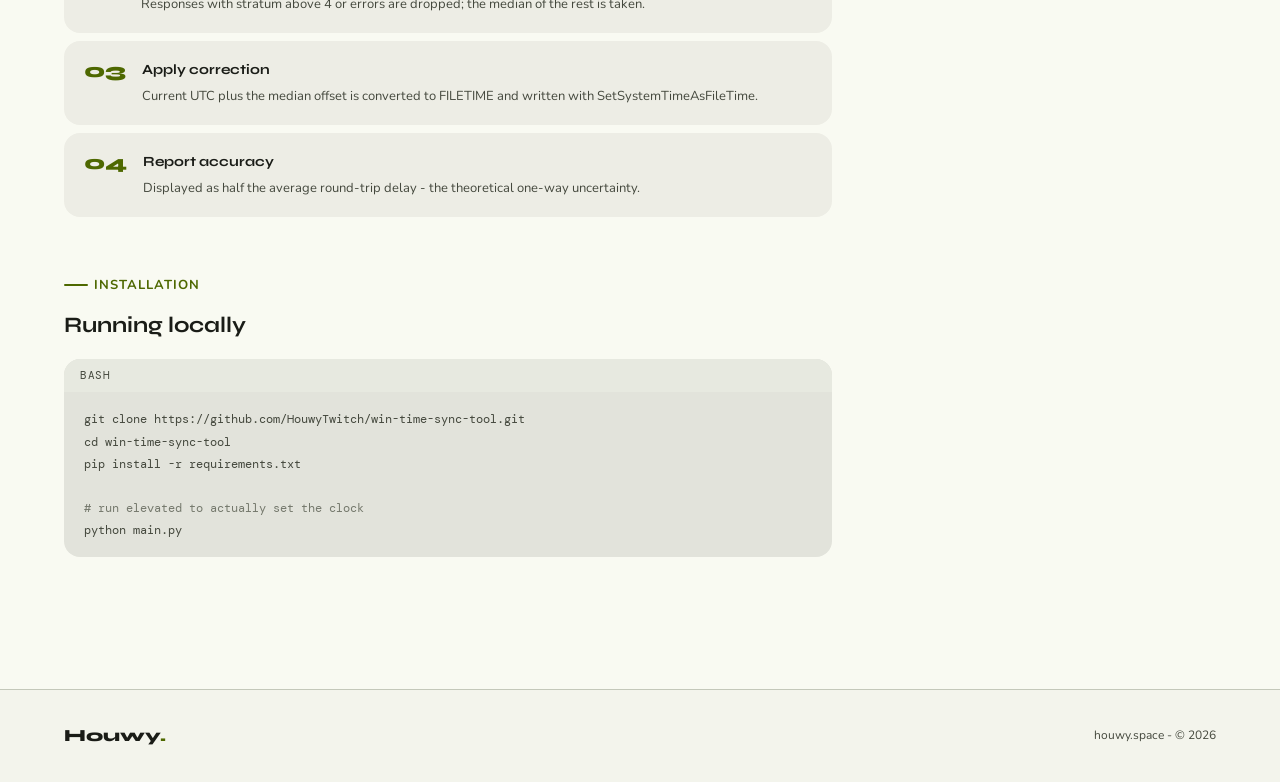
<file: projects/win-time-sync.html>
<!DOCTYPE html>
<html lang="en" data-theme="dark">
<head>
<meta charset="UTF-8">
<meta name="viewport" content="width=device-width, initial-scale=1.0">
<title>Multi-NTP Time Sync - Houwy</title>
<link rel="icon" type="image/svg+xml" href="data:image/svg+xml,%3Csvg xmlns='http://www.w3.org/2000/svg' viewBox='0 0 32 32'%3E%3Crect width='32' height='32' rx='8' fill='%2312140e'/%3E%3Ctext x='4' y='24' font-family='sans-serif' font-size='20' font-weight='900' fill='%23c8f135'%3EH%3C/text%3E%3C/svg%3E">
<link href="https://fonts.googleapis.com/css2?family=Syne:wght@700;800&family=Nunito:wght@400;600;700;800&family=DM+Mono:wght@400;500&display=swap" rel="stylesheet">
<link rel="stylesheet" href="../assets/m3.css">
</head>
<body>
<div class="scroll-progress" id="scrollProgress"></div>
<div class="noise-overlay"></div>
<div class="cursor-dot" id="cursorDot"></div>
<div class="cursor-ring" id="cursorRing"></div>

<header class="top-bar">
  <a class="top-bar-logo" href="../index.html"><span class="logo-dot"></span>Houwy</a>
  <ul class="top-bar-nav">
    <li><a href="../index.html#skills"   data-i18n="nav.skills">Skills</a></li>
    <li><a href="../index.html#projects" data-i18n="nav.projects">Projects</a></li>
    <li><a href="../index.html#contact"  data-i18n="nav.contact">Contact</a></li>
    <li><a href="https://github.com/HouwyTwitch/win-time-sync-tool" target="_blank">GitHub ↗</a></li>
  </ul>
  <div class="top-bar-actions">
    <div class="seg-btn">
      <button class="seg-opt" data-lang="en" onclick="applyLang('en')">EN</button>
      <button class="seg-opt" data-lang="ru" onclick="applyLang('ru')">RU</button>
    </div>
    <button class="icon-btn" id="themeBtn" onclick="toggleTheme()">🌙</button>
    <button class="ham-btn" id="hamBtn"><span></span><span></span><span></span></button>
  </div>
</header>
<nav class="nav-sheet" id="navSheet">
  <a href="../index.html#skills"   data-i18n="nav.skills">Skills</a>
  <a href="../index.html#projects" data-i18n="nav.projects">Projects</a>
  <a href="../index.html#contact"  data-i18n="nav.contact">Contact</a>
  <a href="https://github.com/HouwyTwitch/win-time-sync-tool" target="_blank">GitHub ↗</a>
</nav>

<div class="proj-hero">
  <div class="proj-eyebrow">
    <a href="../index.html" class="btn btn-text" style="padding-left:0;font-size:13px" data-i18n="proj.back">← Projects</a>
  </div>
  <div class="proj-number"><span class="n">06</span> / 09 - Python · Desktop · Networking</div>
  <h1 class="proj-title" data-i18n="nts.title">Multi-NTP<br>Time Sync</h1>
  <p class="proj-oneliner" data-i18n="nts.one">A Windows desktop app that synchronises the system clock against many NTP servers at once and applies the median offset with microsecond precision.</p>
  <div class="proj-hero-actions">
    <div class="chips-row">
      <span class="chip filled">Python</span><span class="chip filled">CustomTkinter</span>
      <span class="chip secondary">ntplib</span><span class="chip secondary">NTP v4</span>
      <span class="chip surface">Windows API</span><span class="chip surface">pystray</span>
    </div>
    <a href="https://github.com/HouwyTwitch/win-time-sync-tool" target="_blank" class="btn btn-filled" data-i18n="proj.viewgithub">View on GitHub ↗</a>
  </div>
</div>

<div class="proj-content">
  <div class="proj-main">

    <div class="proj-section reveal">
      <div class="proj-section-label section-eyebrow" data-i18n="proj.overview">Overview</div>
      <h3 class="proj-section-title">What it does</h3>
      <div class="proj-section-body">
        <p data-i18n="nts.ov.b1">Rather than trusting a single time source, the tool queries dozens of servers concurrently and takes the median offset, so one misbehaving or drifting server cannot skew the result.</p>
        <p data-i18n="nts.ov.b2">Corrections are written through the Windows FILETIME API at 100-nanosecond resolution, with rounding applied before scaling to avoid floating-point drift. A live clock updates at 30 fps.</p>
      </div>
    </div>

    <div class="proj-section reveal">
      <div class="proj-section-label section-eyebrow" data-i18n="proj.features">Features</div>
      <h3 class="proj-section-title" data-i18n="nts.feat.title">Key capabilities</h3>
      <div class="steps">
        <div class="step"><div class="step-num">01</div><div><div class="step-title" data-i18n="nts.s1t">Multi-server median</div><div class="step-desc" data-i18n="nts.s1d">Queries all active servers simultaneously and uses the median offset to reject outliers.</div></div></div>
        <div class="step"><div class="step-num">02</div><div><div class="step-title" data-i18n="nts.s2t">Microsecond precision</div><div class="step-desc" data-i18n="nts.s2d">Offsets shown in microseconds; time set via Windows FILETIME at 100 ns resolution.</div></div></div>
        <div class="step"><div class="step-num">03</div><div><div class="step-title" data-i18n="nts.s3t">150+ server catalog</div><div class="step-desc" data-i18n="nts.s3d">Google, Cloudflare, Amazon, NIST, Apple and regional pools built in - add your own too.</div></div></div>
        <div class="step"><div class="step-num">04</div><div><div class="step-title" data-i18n="nts.s4t">Background sync</div><div class="step-desc" data-i18n="nts.s4d">Configurable auto-sync interval from 30 seconds to 1 hour while minimised to the system tray.</div></div></div>
        <div class="step"><div class="step-num">05</div><div><div class="step-title" data-i18n="nts.s5t">Live diagnostics</div><div class="step-desc" data-i18n="nts.s5d">Per-server status, offset, round-trip time and stratum, with dark and light themes.</div></div></div>
      </div>
    </div>

    <div class="proj-section reveal">
      <div class="proj-section-label section-eyebrow" data-i18n="proj.howit">How it works</div>
      <h3 class="proj-section-title" data-i18n="nts.hw.title">How it works</h3>
      <div class="steps">
        <div class="step"><div class="step-num">01</div><div><div class="step-title" data-i18n="nts.hw.s1t">Concurrent query</div><div class="step-desc" data-i18n="nts.hw.s1d">All servers receive NTP v4 requests through a thread pool, capturing offset, delay and stratum.</div></div></div>
        <div class="step"><div class="step-num">02</div><div><div class="step-title" data-i18n="nts.hw.s2t">Median offset</div><div class="step-desc" data-i18n="nts.hw.s2d">Responses with stratum above 4 or errors are dropped; the median of the rest is taken.</div></div></div>
        <div class="step"><div class="step-num">03</div><div><div class="step-title" data-i18n="nts.hw.s3t">Apply correction</div><div class="step-desc" data-i18n="nts.hw.s3d">Current UTC plus the median offset is converted to FILETIME and written with SetSystemTimeAsFileTime.</div></div></div>
        <div class="step"><div class="step-num">04</div><div><div class="step-title" data-i18n="nts.hw.s4t">Report accuracy</div><div class="step-desc" data-i18n="nts.hw.s4d">Displayed as half the average round-trip delay - the theoretical one-way uncertainty.</div></div></div>
      </div>
    </div>

    <div class="proj-section reveal">
      <div class="proj-section-label section-eyebrow" data-i18n="proj.install">Installation</div>
      <h3 class="proj-section-title" data-i18n="nts.inst.title">Running locally</h3>
      <div class="code-block">
        <div class="code-bar">bash</div>
        <pre>git clone https://github.com/HouwyTwitch/win-time-sync-tool.git
cd win-time-sync-tool
pip install -r requirements.txt

<span class="cm"># run elevated to actually set the clock</span>
python main.py</pre>
      </div>
    </div>

  </div>

  <aside class="proj-sidebar">
    <div class="sidebar-card reveal">
      <div class="sidebar-card-title" data-i18n="proj.techstack">Tech Stack</div>
      <div class="chips-row">
        <span class="chip filled">Python 3.9+</span><span class="chip filled">CustomTkinter</span>
        <span class="chip secondary">ntplib</span><span class="chip secondary">pystray</span>
        <span class="chip surface">Pillow</span><span class="chip surface">Windows API</span>
      </div>
    </div>
    <div class="sidebar-card reveal">
      <div class="sidebar-card-title" data-i18n="proj.requirements">Requirements</div>
      <div class="chips-row">
        <span class="chip surface">Windows 10/11</span>
        <span class="chip surface">Python 3.9+</span>
        <span class="chip surface">Admin (to set time)</span>
      </div>
    </div>
    <div class="sidebar-card reveal">
      <div class="sidebar-card-title" data-i18n="proj.links">Links</div>
      <div class="sidebar-links">
        <a class="sidebar-link" href="https://github.com/HouwyTwitch/win-time-sync-tool" target="_blank"><span data-i18n="proj.viewgithub">GitHub Repository</span><span class="sidebar-link-arr">↗</span></a>
        <a class="sidebar-link" href="../index.html#projects"><span data-i18n="proj.back">← Projects</span><span class="sidebar-link-arr">←</span></a>
      </div>
    </div>
  </aside>
</div>

<footer class="site-footer">
  <a class="footer-logo" href="../index.html">Houwy<span class="dot">.</span></a>
  <span class="footer-copy" data-i18n="footer.copy">houwy.space - © 2026</span>
</footer>

<button class="to-top" id="toTop" aria-label="Back to top">↑</button>

<script src="../assets/common.js"></script>
</body>
</html>
</file>
<file: assets/m3.css>
/* ============================================================
   MATERIAL YOU 3 EXPRESSIVE - Design System
   Source colour: #c8f135 (Lime)
   Fonts: Syne (display) · Nunito (body) · DM Mono (code)
   ============================================================ */

/* --- View Transitions --- */
@view-transition { navigation: auto; }

::view-transition-old(root) {
  animation: 220ms cubic-bezier(0.4,0,1,1) both m3-fade-out;
}
::view-transition-new(root) {
  animation: 280ms cubic-bezier(0,0,0.2,1) both m3-fade-in;
}
::view-transition-old(hero-title) {
  animation: 200ms ease both m3-slide-out;
}
::view-transition-new(hero-title) {
  animation: 320ms cubic-bezier(0.05,0.7,0.1,1) both m3-slide-in;
}

@keyframes m3-fade-out  { from { opacity:1; } to { opacity:0; } }
@keyframes m3-fade-in   { from { opacity:0; } to { opacity:1; } }
@keyframes m3-slide-out { from { opacity:1; transform:translateY(0); } to { opacity:0; transform:translateY(-16px); } }
@keyframes m3-slide-in  { from { opacity:0; transform:translateY(20px); } to { opacity:1; transform:translateY(0); } }

/* --- Color Tokens --- */
:root {
  /* Light scheme */
  --md-primary: #4e6800;
  --md-on-primary: #ffffff;
  --md-primary-container: #c8f135;
  --md-on-primary-container: #152000;
  --md-secondary: #58624b;
  --md-on-secondary: #ffffff;
  --md-secondary-container: #dce7c6;
  --md-on-secondary-container: #161e0c;
  --md-tertiary: #386667;
  --md-on-tertiary: #ffffff;
  --md-tertiary-container: #bcebec;
  --md-on-tertiary-container: #002021;
  --md-error: #ba1a1a;
  --md-on-error: #ffffff;
  --md-error-container: #ffdad6;
  --md-on-error-container: #410002;
  --md-background: #f9faf2;
  --md-on-background: #1a1c17;
  --md-surface: #f9faf2;
  --md-on-surface: #1a1c17;
  --md-surface-variant: #e1e4d5;
  --md-on-surface-variant: #44483d;
  --md-surface-container-lowest: #ffffff;
  --md-surface-container-low: #f3f4ec;
  --md-surface-container: #ededE5;
  --md-surface-container-high: #e7e9e0;
  --md-surface-container-highest: #e2e3db;
  --md-outline: #74786c;
  --md-outline-variant: #c4c8ba;
  --md-inverse-surface: #2f3129;
  --md-inverse-on-surface: #f1f2ea;
  --md-inverse-primary: #aed053;
  --md-shadow: rgba(0,0,0,0.15);
  --md-shadow-lg: rgba(0,0,0,0.25);

  /* Shape */
  --md-shape-xs: 4px;
  --md-shape-sm: 8px;
  --md-shape-md: 12px;
  --md-shape-lg: 16px;
  --md-shape-xl: 28px;
  --md-shape-2xl: 36px;
  --md-shape-full: 9999px;

  /* Elevation */
  --md-elev-1: 0 1px 2px var(--md-shadow), 0 1px 3px 1px rgba(0,0,0,0.08);
  --md-elev-2: 0 1px 2px var(--md-shadow), 0 2px 6px 2px rgba(0,0,0,0.1);
  --md-elev-3: 0 4px 8px 3px rgba(0,0,0,0.1), 0 1px 3px var(--md-shadow);
  --md-elev-4: 0 6px 10px 4px rgba(0,0,0,0.1), 0 2px 3px var(--md-shadow);

  /* Motion */
  --md-motion-standard: cubic-bezier(0.2,0,0,1);
  --md-motion-decel: cubic-bezier(0,0,0,1);
  --md-motion-accel: cubic-bezier(0.3,0,1,1);
  --md-motion-spring: cubic-bezier(0.05,0.7,0.1,1);

  /* Tonal surface overlays for dark (not needed in light but defined) */
  --md-state-hover: rgba(0,0,0,0.08);
  --md-state-focus: rgba(0,0,0,0.12);
  --md-state-press: rgba(0,0,0,0.12);
}

[data-theme="dark"] {
  --md-primary: #aed053;
  --md-on-primary: #263500;
  --md-primary-container: #3a4d00;
  --md-on-primary-container: #c8f135;
  --md-secondary: #c0cba8;
  --md-on-secondary: #2a3320;
  --md-secondary-container: #404a37;
  --md-on-secondary-container: #dce7c6;
  --md-tertiary: #a0cfd0;
  --md-on-tertiary: #003738;
  --md-tertiary-container: #1e4e4f;
  --md-on-tertiary-container: #bcebec;
  --md-error: #ffb4ab;
  --md-on-error: #690005;
  --md-error-container: #93000a;
  --md-on-error-container: #ffdad6;
  --md-background: #12140e;
  --md-on-background: #e3e4db;
  --md-surface: #12140e;
  --md-on-surface: #e3e4db;
  --md-surface-variant: #44483d;
  --md-on-surface-variant: #c4c8ba;
  --md-surface-container-lowest: #0c0f09;
  --md-surface-container-low: #1a1c17;
  --md-surface-container: #1e211a;
  --md-surface-container-high: #282b23;
  --md-surface-container-highest: #33362d;
  --md-outline: #8e9284;
  --md-outline-variant: #44483d;
  --md-inverse-surface: #e3e4db;
  --md-inverse-on-surface: #2f3129;
  --md-inverse-primary: #4e6800;
  --md-shadow: rgba(0,0,0,0.5);
  --md-shadow-lg: rgba(0,0,0,0.7);
  --md-state-hover: rgba(255,255,255,0.08);
  --md-state-focus: rgba(255,255,255,0.12);
  --md-state-press: rgba(255,255,255,0.12);
}

/* --- Base Reset --- */
*, *::before, *::after { box-sizing: border-box; margin: 0; padding: 0; }
html { scroll-behavior: smooth; -webkit-text-size-adjust: 100%; scroll-padding-top: 84px; }
body {
  background: var(--md-background);
  color: var(--md-on-background);
  font-family: 'Nunito', sans-serif;
  font-size: 16px;
  line-height: 1.6;
  overflow-x: hidden;
  transition: background 0.35s var(--md-motion-standard), color 0.35s var(--md-motion-standard);
}
a { color: inherit; text-decoration: none; -webkit-tap-highlight-color: transparent; }
button { font-family: inherit; -webkit-tap-highlight-color: transparent; }
img { max-width: 100%; display: block; }

/* Better touch scrolling */
.screenshots-mobile { -webkit-overflow-scrolling: touch; }
.code-block pre { -webkit-overflow-scrolling: touch; }

/* --- Typography --- */
.display-lg { font-family: 'Syne', sans-serif; font-size: clamp(48px,8vw,96px); font-weight: 800; line-height: 1; letter-spacing: -2px; }
.display-md { font-family: 'Syne', sans-serif; font-size: clamp(36px,6vw,72px); font-weight: 800; line-height: 1.05; letter-spacing: -1.5px; }
.headline-lg { font-family: 'Syne', sans-serif; font-size: clamp(24px,3.5vw,40px); font-weight: 700; line-height: 1.15; letter-spacing: -0.5px; }
.headline-md { font-family: 'Syne', sans-serif; font-size: clamp(20px,2.5vw,28px); font-weight: 700; line-height: 1.2; }
.headline-sm { font-family: 'Syne', sans-serif; font-size: clamp(18px,2vw,24px); font-weight: 700; line-height: 1.25; }
.title-lg { font-family: 'Syne', sans-serif; font-size: 20px; font-weight: 600; }
.title-md { font-family: 'Syne', sans-serif; font-size: 16px; font-weight: 600; }
.body-lg { font-size: 16px; line-height: 1.65; }
.body-md { font-size: 14px; line-height: 1.65; }
.body-sm { font-size: 12px; line-height: 1.6; }
.label-lg { font-size: 14px; font-weight: 600; letter-spacing: 0.05em; }
.label-md { font-size: 12px; font-weight: 600; letter-spacing: 0.06em; }
.label-sm { font-size: 11px; font-weight: 600; letter-spacing: 0.08em; text-transform: uppercase; }
.mono { font-family: 'DM Mono', monospace; }

/* --- Grid noise overlay --- */
.noise-overlay {
  position: fixed; inset: 0; pointer-events: none; z-index: 999; opacity: 0.025;
  background-image: url("data:image/svg+xml,%3Csvg viewBox='0 0 256 256' xmlns='http://www.w3.org/2000/svg'%3E%3Cfilter id='n'%3E%3CfeTurbulence type='fractalNoise' baseFrequency='0.85' numOctaves='4' stitchTiles='stitch'/%3E%3C/filter%3E%3Crect width='100%25' height='100%25' filter='url(%23n)' opacity='1'/%3E%3C/svg%3E");
}

/* ============================================================
   TOP APP BAR
   ============================================================ */
.top-bar {
  position: fixed; top: 0; left: 0; right: 0; z-index: 100;
  height: 64px; padding: 0 16px;
  display: flex; align-items: center; gap: 8px;
  background: var(--md-surface);
  transition: background 0.35s var(--md-motion-standard), box-shadow 0.25s var(--md-motion-standard);
}
.top-bar::after {
  content: '';
  position: absolute; top: 100%; left: 0; right: 0;
  height: 48px;
  background: linear-gradient(to bottom, var(--md-surface), transparent);
  pointer-events: none;
  transition: opacity 0.35s var(--md-motion-standard);
}
.top-bar.scrolled {
  background: var(--md-surface-container);
  box-shadow: var(--md-elev-2);
}
.top-bar.scrolled::after {
  opacity: 0;
}

.top-bar-logo {
  display: flex; align-items: center; gap: 8px;
  font-family: 'Syne', sans-serif; font-weight: 800; font-size: 20px;
  color: var(--md-on-surface); letter-spacing: -0.5px; flex-shrink: 0;
}
.top-bar-logo .logo-dot {
  width: 8px; height: 8px; border-radius: 50%;
  background: var(--md-primary-container);
  outline: 2px solid var(--md-primary);
}
[data-theme="dark"] .top-bar-logo .logo-dot {
  background: var(--md-on-primary-container);
  outline-color: var(--md-primary);
}

.top-bar-nav {
  display: flex; align-items: center; gap: 4px; margin: 0 auto;
  list-style: none;
}
.top-bar-nav a {
  display: flex; align-items: center; height: 36px; padding: 0 16px;
  border-radius: var(--md-shape-full);
  font-family: 'Nunito', sans-serif; font-weight: 700; font-size: 13px;
  letter-spacing: 0.02em; color: var(--md-on-surface-variant);
  transition: background 0.2s, color 0.2s;
  position: relative; white-space: nowrap;
}
.top-bar-nav a:hover { background: var(--md-state-hover); color: var(--md-on-surface); }
.top-bar-nav a.active {
  background: var(--md-secondary-container);
  color: var(--md-on-secondary-container);
}
[data-theme="dark"] .top-bar-nav a.active {
  background: var(--md-secondary-container);
  color: var(--md-on-secondary-container);
}

.top-bar-actions { display: flex; align-items: center; gap: 8px; flex-shrink: 0; }

/* Icon button */
.icon-btn {
  width: 40px; height: 40px; border-radius: var(--md-shape-full);
  display: flex; align-items: center; justify-content: center;
  background: none; border: none; cursor: pointer;
  color: var(--md-on-surface-variant);
  transition: background 0.2s, color 0.2s;
  font-size: 18px;
}
.icon-btn:hover { background: var(--md-state-hover); color: var(--md-on-surface); }

/* Segmented button (lang) */
.seg-btn {
  display: flex; border: 1px solid var(--md-outline-variant);
  border-radius: var(--md-shape-full); overflow: hidden;
}
.seg-opt {
  padding: 6px 14px; background: none; border: none; cursor: pointer;
  font-family: 'Nunito', sans-serif; font-weight: 700; font-size: 12px;
  letter-spacing: 0.05em; color: var(--md-on-surface-variant);
  transition: background 0.2s, color 0.2s;
}
.seg-opt:first-child { border-right: 1px solid var(--md-outline-variant); }
.seg-opt.active {
  background: var(--md-secondary-container);
  color: var(--md-on-secondary-container);
}

/* Hamburger */
.ham-btn {
  display: none; width: 44px; height: 44px; border-radius: var(--md-shape-full);
  flex-direction: column; justify-content: center; align-items: center; gap: 5px;
  background: none; border: none; cursor: pointer; -webkit-tap-highlight-color: transparent;
}
.ham-btn span { display: block; width: 20px; height: 2px; background: var(--md-on-surface); border-radius: 2px; transition: all 0.3s; }
.ham-btn.open span:nth-child(1) { transform: translateY(7px) rotate(45deg); }
.ham-btn.open span:nth-child(2) { opacity: 0; }
.ham-btn.open span:nth-child(3) { transform: translateY(-7px) rotate(-45deg); }

/* Mobile nav sheet */
.nav-sheet {
  display: none; position: fixed; top: 64px; left: 0; right: 0; z-index: 99;
  background: var(--md-surface-container-high);
  border-bottom-left-radius: var(--md-shape-xl);
  border-bottom-right-radius: var(--md-shape-xl);
  padding: 8px 16px 20px; flex-direction: column; gap: 2px;
  box-shadow: var(--md-elev-3);
  animation: slideDown 0.25s var(--md-motion-decel);
}
.nav-sheet.open { display: flex; }
@keyframes slideDown {
  from { opacity: 0; transform: translateY(-12px); }
  to   { opacity: 1; transform: translateY(0); }
}
.nav-sheet a {
  display: flex; align-items: center; height: 52px; padding: 0 16px;
  border-radius: var(--md-shape-full);
  font-family: 'Nunito', sans-serif; font-weight: 700; font-size: 15px;
  color: var(--md-on-surface-variant); transition: background 0.2s, color 0.2s;
  -webkit-tap-highlight-color: transparent;
}
.nav-sheet a:hover, .nav-sheet a.active { background: var(--md-secondary-container); color: var(--md-on-secondary-container); }

/* ============================================================
   HERO
   ============================================================ */
.hero-section {
  position: relative; min-height: 100svh;
  display: grid; grid-template-columns: 1fr 1fr; align-items: center;
  gap: 40px; padding: 80px clamp(20px,5vw,64px) 60px;
  max-width: 1400px; margin: 0 auto;
}

/* Animated glow orbs behind hero */
.hero-section::before {
  content: '';
  position: absolute; top: -20%; left: -10%;
  width: 60vw; height: 60vw; max-width: 700px; max-height: 700px;
  border-radius: 50%;
  background: radial-gradient(circle, color-mix(in oklab, var(--md-primary) 18%, transparent) 0%, transparent 70%);
  pointer-events: none; z-index: 0;
  animation: orb-drift 12s ease-in-out infinite;
}
.hero-section::after {
  content: '';
  position: absolute; bottom: -10%; right: 5%;
  width: 40vw; height: 40vw; max-width: 500px; max-height: 500px;
  border-radius: 50%;
  background: radial-gradient(circle, color-mix(in oklab, var(--md-tertiary) 12%, transparent) 0%, transparent 70%);
  pointer-events: none; z-index: 0;
  animation: orb-drift 16s ease-in-out infinite reverse;
}
@keyframes orb-drift {
  0%,100% { transform: translate(0,0) scale(1); }
  33%      { transform: translate(3%,4%) scale(1.04); }
  66%      { transform: translate(-2%,2%) scale(0.97); }
}

.hero-left { position: relative; z-index: 1; }
.hero-eyebrow {
  display: inline-flex; align-items: center; gap: 8px;
  background: var(--md-primary-container);
  color: var(--md-on-primary-container);
  padding: 6px 16px 6px 10px;
  border-radius: var(--md-shape-full);
  font-family: 'Nunito', sans-serif; font-weight: 700; font-size: 12px;
  margin-bottom: 20px; white-space: nowrap;
  opacity: 0; animation: hero-enter 0.6s var(--md-motion-decel) forwards 0.1s;
}
.hero-eyebrow .dot { width: 8px; height: 8px; border-radius: 50%; background: var(--md-primary); animation: pulse 2s infinite; }
[data-theme="dark"] .hero-eyebrow .dot { background: var(--md-on-primary-container); }

.hero-title {
  view-transition-name: hero-title;
  opacity: 0; animation: hero-enter 0.7s var(--md-motion-decel) forwards 0.2s;
}
.hero-title .line { display: block; }
.hero-title .accent-word {
  position: relative; display: inline-block;
  background-image: linear-gradient(110deg, var(--md-primary) 0%, var(--md-tertiary) 45%, var(--md-primary) 100%);
  background-size: 220% auto;
  -webkit-background-clip: text; background-clip: text;
  -webkit-text-fill-color: transparent; color: transparent;
  animation: text-shine 7s linear infinite;
}
[data-theme="dark"] .hero-title .accent-word {
  background-image: linear-gradient(110deg, var(--md-on-primary-container) 0%, var(--md-tertiary) 45%, var(--md-on-primary-container) 100%);
}
@keyframes text-shine { to { background-position: 220% center; } }

.hero-title .outline-word {
  -webkit-text-stroke: 2px var(--md-outline-variant);
  color: transparent;
}

.hero-desc {
  max-width: 480px; color: var(--md-on-surface-variant);
  font-size: 16px; line-height: 1.8; margin: 24px 0 32px;
  position: relative; z-index: 1;
  opacity: 0; animation: hero-enter 0.7s var(--md-motion-decel) forwards 0.35s;
}
.hero-desc strong { color: var(--md-on-surface); font-weight: 700; }

.hero-ctas {
  display: flex; gap: 12px; flex-wrap: wrap;
  position: relative; z-index: 1;
  opacity: 0; animation: hero-enter 0.7s var(--md-motion-decel) forwards 0.5s;
}

.hero-stats {
  display: flex; gap: 32px; margin-top: 52px;
  position: relative; z-index: 1;
  opacity: 0; animation: hero-enter 0.7s var(--md-motion-decel) forwards 0.65s;
}
.hero-stat {}
.hero-stat-num {
  font-family: 'Syne', sans-serif; font-size: 44px; font-weight: 800;
  color: var(--md-primary); line-height: 1;
}
[data-theme="dark"] .hero-stat-num { color: var(--md-on-primary-container); }
.hero-stat-num span { font-size: 28px; opacity: 0.7; }
.hero-stat-label { font-size: 11px; font-weight: 700; color: var(--md-on-surface-variant); text-transform: uppercase; letter-spacing: 0.1em; margin-top: 6px; }

.hero-visual {
  opacity: 0; animation: hero-enter 0.8s var(--md-motion-decel) forwards 0.4s;
  position: relative; z-index: 1; perspective: 1200px;
}
.hero-card {
  background: var(--md-surface-container-high);
  border-radius: var(--md-shape-2xl);
  overflow: hidden;
  box-shadow: var(--md-elev-3), 0 0 60px color-mix(in oklab, var(--md-primary) 10%, transparent);
  border: 1px solid var(--md-outline-variant);
  transform-style: preserve-3d; will-change: transform;
  transition: transform 0.25s var(--md-motion-standard), box-shadow 0.3s var(--md-motion-standard);
}
.hero-card-bar {
  background: var(--md-surface-container-highest);
  padding: 12px 16px; display: flex; align-items: center; gap: 8px;
}
.hero-card-dot { width: 10px; height: 10px; border-radius: 50%; }
.hero-card-dot.r { background: #ff5f56; }
.hero-card-dot.y { background: #ffbd2e; }
.hero-card-dot.g { background: #27c93f; }
.hero-card-title { font-family: 'DM Mono', monospace; font-size: 11px; color: var(--md-on-surface-variant); margin-left: auto; }
.hero-card-body { padding: 20px; font-family: 'DM Mono', monospace; font-size: 12px; line-height: 2; min-height: 280px; overflow: hidden; }
.tl { display: block; }
.tl.cmd { color: var(--md-on-surface-variant); }
.tl.cmd::before { content: '$ '; color: var(--md-primary); }
[data-theme="dark"] .tl.cmd::before { color: var(--md-on-primary-container); }
.tl.ok { color: #4ade80; }
.tl.ok::before { content: '→ '; color: var(--md-outline); }
.tl.hi { color: var(--md-primary); }
[data-theme="dark"] .tl.hi { color: var(--md-on-primary-container); }
.tl.hi::before { content: '→ '; color: var(--md-outline); }
.tl.dim { color: var(--md-outline); }
.tl.dim::before { content: '  '; }
.tl.blank { height: 8px; display: block; }
.tl.cursor::after { content: '▌'; color: var(--md-primary); animation: blink 1s step-end infinite; }
[data-theme="dark"] .tl.cursor::after { color: var(--md-on-primary-container); }

/* Floating chips around hero card */
.hero-chip {
  position: absolute;
  background: var(--md-surface-container-highest);
  color: var(--md-on-surface-variant);
  border-radius: var(--md-shape-full); padding: 6px 14px;
  font-family: 'Nunito', sans-serif; font-weight: 700; font-size: 12px;
  box-shadow: var(--md-elev-2);
  animation: float 4s ease-in-out infinite;
}
.hero-chip.c1 { top: -16px; left: 12%; animation-delay: 0s; }
.hero-chip.c2 { bottom: 20px; left: -10%; animation-delay: 1.2s; }
.hero-chip.c3 { top: 30%; right: -12%; animation-delay: 0.7s; }

@keyframes hero-enter {
  from { opacity: 0; transform: translateY(24px); }
  to   { opacity: 1; transform: translateY(0); }
}
@keyframes float {
  0%,100% { transform: translateY(0); }
  50%      { transform: translateY(-8px); }
}
@keyframes pulse { 0%,100% { opacity:1; } 50% { opacity:0.4; } }
@keyframes blink { 0%,100% { opacity:1; } 50% { opacity:0; } }

/* ============================================================
   BUTTONS
   ============================================================ */
.btn {
  display: inline-flex; align-items: center; gap: 8px;
  padding: 10px 24px; border-radius: var(--md-shape-full);
  font-family: 'Nunito', sans-serif; font-weight: 700; font-size: 14px;
  letter-spacing: 0.02em; cursor: pointer; border: none;
  text-decoration: none; transition: all 0.2s var(--md-motion-standard);
  white-space: nowrap;
}
.btn-filled {
  background: var(--md-primary);
  color: var(--md-on-primary);
}
.btn-filled:hover { filter: brightness(1.1); box-shadow: var(--md-elev-2); transform: translateY(-1px); }

.btn-tonal {
  background: var(--md-secondary-container);
  color: var(--md-on-secondary-container);
}
.btn-tonal:hover { filter: brightness(0.95); box-shadow: var(--md-elev-1); }
[data-theme="dark"] .btn-tonal:hover { filter: brightness(1.1); }

.btn-outlined {
  background: transparent;
  color: var(--md-primary);
  border: 1.5px solid var(--md-outline);
}
.btn-outlined:hover { background: var(--md-state-hover); border-color: var(--md-primary); }

.btn-text {
  background: transparent;
  color: var(--md-primary);
  padding: 10px 16px;
}
.btn-text:hover { background: var(--md-state-hover); }

/* FAB */
.fab {
  display: inline-flex; align-items: center; gap: 12px;
  padding: 14px 24px; border-radius: var(--md-shape-xl);
  background: var(--md-primary);
  color: var(--md-on-primary);
  font-family: 'Nunito', sans-serif; font-weight: 700; font-size: 15px;
  box-shadow: var(--md-elev-3); border: none; cursor: pointer;
  text-decoration: none; transition: all 0.3s var(--md-motion-spring);
  white-space: nowrap;
}
.fab:hover { box-shadow: 0 8px 32px color-mix(in oklab, var(--md-primary) 40%, transparent); transform: translateY(-2px) scale(1.02); }

/* ============================================================
   CHIPS
   ============================================================ */
.chip {
  display: inline-flex; align-items: center;
  height: 32px; padding: 0 12px;
  border-radius: var(--md-shape-sm);
  font-family: 'Nunito', sans-serif; font-weight: 700; font-size: 12px;
  border: 1.5px solid var(--md-outline-variant);
  color: var(--md-on-surface-variant);
  background: transparent;
  transition: background 0.15s, border-color 0.15s, color 0.15s;
  white-space: nowrap;
}
.chip.active, .chip.filled {
  background: var(--md-primary-container);
  border-color: transparent;
  color: var(--md-on-primary-container);
}
.chip.secondary {
  background: var(--md-secondary-container);
  border-color: transparent;
  color: var(--md-on-secondary-container);
}
.chip.tertiary {
  background: var(--md-tertiary-container);
  border-color: transparent;
  color: var(--md-on-tertiary-container);
}
.chip.surface {
  background: var(--md-surface-container-high);
  border-color: transparent;
  color: var(--md-on-surface-variant);
}
.chips-row { display: flex; flex-wrap: wrap; gap: 8px; }

/* ============================================================
   SECTIONS
   ============================================================ */
.section {
  padding: clamp(60px,8vw,100px) clamp(20px,5vw,64px);
  max-width: 1400px; margin: 0 auto;
}
.section-eyebrow {
  display: inline-flex; align-items: center; gap: 6px;
  font-family: 'Nunito', sans-serif; font-size: 13px; font-weight: 700;
  letter-spacing: 0.08em; text-transform: uppercase;
  color: var(--md-primary); margin-bottom: 12px;
}
[data-theme="dark"] .section-eyebrow { color: var(--md-on-primary-container); }
.section-eyebrow::before { content: ''; width: 24px; height: 2px; background: currentColor; display: block; border-radius: 2px; }
.section-title { margin-bottom: clamp(28px,5vw,52px); color: var(--md-on-surface); }

.full-width-section {
  background: var(--md-surface-container-low);
  transition: background 0.35s var(--md-motion-standard);
  border-top: 1px solid var(--md-outline-variant);
  border-bottom: 1px solid var(--md-outline-variant);
  position: relative; overflow: hidden;
}
.full-width-section::before {
  content: '';
  position: absolute; top: 0; left: 0; right: 0; height: 1px;
  background: linear-gradient(90deg, transparent, var(--md-primary), transparent);
  opacity: 0.5;
}

/* ============================================================
   CARDS
   ============================================================ */
.card {
  background: var(--md-surface-container-low);
  border-radius: var(--md-shape-xl);
  overflow: hidden;
  transition: box-shadow 0.3s var(--md-motion-standard), transform 0.3s var(--md-motion-spring), background 0.35s;
}
.card.elevated { box-shadow: var(--md-elev-1); }
.card.elevated:hover { box-shadow: var(--md-elev-3); transform: translateY(-4px); }
.card.filled { background: var(--md-surface-container); }
.card.tonal-primary { background: var(--md-primary-container); color: var(--md-on-primary-container); }
.card.tonal-secondary { background: var(--md-secondary-container); color: var(--md-on-secondary-container); }
.card.outlined { background: transparent; border: 1.5px solid var(--md-outline-variant); }

/* ============================================================
   SKILLS GRID
   ============================================================ */
.skills-grid {
  display: grid;
  grid-template-columns: repeat(3, 1fr);
  gap: 12px;
}
.skill-card {
  background: var(--md-surface-container);
  border-radius: var(--md-shape-xl);
  padding: clamp(20px,3vw,28px);
  transition: background 0.25s, box-shadow 0.3s var(--md-motion-spring), transform 0.3s var(--md-motion-spring);
  cursor: default;
  opacity: 0; transform: translateY(20px);
}
.skill-card.visible { opacity: 1; transform: none; }
.skill-card:hover { background: var(--md-surface-container-high); box-shadow: var(--md-elev-2); transform: translateY(-3px); }

.skill-card:nth-child(1) { background: var(--md-primary-container); color: var(--md-on-primary-container); }
.skill-card:nth-child(1):hover { filter: brightness(1.04); }
.skill-card:nth-child(4) { background: var(--md-tertiary-container); color: var(--md-on-tertiary-container); }
.skill-card:nth-child(4):hover { filter: brightness(1.04); }

.skill-icon {
  width: 44px; height: 44px; border-radius: var(--md-shape-md);
  background: rgba(0,0,0,0.08); display: flex; align-items: center;
  justify-content: center; font-size: 20px; margin-bottom: 16px;
}
[data-theme="dark"] .skill-icon { background: rgba(255,255,255,0.08); }
.skill-card:nth-child(1) .skill-icon,
.skill-card:nth-child(4) .skill-icon { background: rgba(0,0,0,0.1); }

.skill-title { font-family: 'Syne', sans-serif; font-size: 16px; font-weight: 700; margin-bottom: 8px; }
.skill-desc { font-size: 13px; line-height: 1.7; opacity: 0.75; margin-bottom: 16px; }
.skill-card:nth-child(1) .skill-desc,
.skill-card:nth-child(4) .skill-desc { opacity: 0.8; }

/* ============================================================
   INFOSEC SECTION
   ============================================================ */
.infosec-cards { display: flex; flex-direction: column; gap: 8px; }
.infosec-card {
  background: var(--md-surface-container);
  border-radius: var(--md-shape-xl);
  overflow: hidden;
  transition: background 0.25s;
}
.infosec-card:hover { background: var(--md-surface-container-high); }
.infosec-card-header {
  display: flex; align-items: center; justify-content: space-between;
  padding: 20px 24px; cursor: pointer; user-select: none;
}
.infosec-card-label {
  font-family: 'Syne', sans-serif; font-size: 14px; font-weight: 700;
  color: var(--md-on-surface);
}
.infosec-chevron { font-size: 16px; color: var(--md-on-surface-variant); transition: transform 0.3s var(--md-motion-spring); }
.infosec-card.open .infosec-chevron { transform: rotate(180deg); }
.infosec-card-body { padding: 0 24px; max-height: 0; overflow: hidden; transition: max-height 0.4s var(--md-motion-standard), padding 0.3s; }
.infosec-card.open .infosec-card-body { max-height: 2000px; padding-bottom: 24px; }

.infosec-items { display: flex; flex-direction: column; gap: 16px; border-top: 1px solid var(--md-outline-variant); padding-top: 16px; }
.infosec-item-name { font-family: 'Syne', sans-serif; font-size: 14px; font-weight: 700; color: var(--md-on-surface); margin-bottom: 3px; }
.infosec-item-desc { font-size: 13px; color: var(--md-on-surface-variant); line-height: 1.65; }

.exp-header { display: flex; justify-content: space-between; align-items: baseline; gap: 12px; flex-wrap: wrap; margin-bottom: 4px; }
.exp-period {
  display: inline-flex; align-items: center; height: 24px; padding: 0 10px;
  background: var(--md-primary-container); color: var(--md-on-primary-container);
  border-radius: var(--md-shape-full); font-size: 11px; font-weight: 700;
  letter-spacing: 0.05em; white-space: nowrap;
}
[data-theme="dark"] .exp-period { background: var(--md-primary-container); color: var(--md-on-primary-container); }

/* ============================================================
   PROJECTS GRID
   ============================================================ */
.projects-grid {
  display: grid;
  grid-template-columns: repeat(auto-fill, minmax(min(340px,100%), 1fr));
  gap: 12px;
}
.project-card {
  background: var(--md-surface-container);
  border-radius: var(--md-shape-xl); padding: 24px;
  display: flex; flex-direction: column;
  text-decoration: none; color: inherit;
  transition: background 0.25s, box-shadow 0.3s var(--md-motion-spring), transform 0.3s var(--md-motion-spring);
  position: relative; overflow: hidden;
  border: 1px solid transparent;
}
.project-card::before {
  content: ''; position: absolute; inset: 0;
  background: radial-gradient(220px circle at var(--mx,50%) var(--my,50%), color-mix(in oklab, var(--md-primary) 16%, transparent), transparent 65%);
  opacity: 0;
  transition: opacity 0.35s;
}
.project-card::after {
  content: ''; position: absolute;
  top: 0; left: 0; right: 0; height: 2px;
  background: linear-gradient(90deg, var(--md-primary), var(--md-tertiary));
  transform: scaleX(0); transform-origin: left;
  transition: transform 0.35s var(--md-motion-spring);
}
.project-card:hover { box-shadow: var(--md-elev-3); transform: translateY(-5px); border-color: var(--md-outline-variant); }
.project-card:hover::before { opacity: 1; }
.project-card:hover::after { transform: scaleX(1); }
.project-card:hover .pc-arrow { transform: translate(3px,-3px); color: var(--md-primary); }
.project-card::before, .project-card::after { z-index: 0; }
.project-card > * { position: relative; z-index: 1; }

.pc-header { display: flex; justify-content: space-between; align-items: center; margin-bottom: 16px; }
.pc-num { font-family: 'DM Mono', monospace; font-size: 11px; color: var(--md-outline); }
.pc-badge {
  display: inline-flex; align-items: center; height: 20px; padding: 0 9px;
  margin-left: 10px; margin-right: auto;
  border-radius: var(--md-shape-full);
  background: var(--md-primary); color: var(--md-on-primary);
  font-family: 'Nunito', sans-serif; font-weight: 800; font-size: 10px; letter-spacing: 0.08em;
  position: relative; z-index: 1;
}
.pc-arrow { font-size: 20px; color: var(--md-outline-variant); transition: all 0.25s var(--md-motion-spring); }
.pc-name { font-family: 'Syne', sans-serif; font-size: 20px; font-weight: 800; letter-spacing: -0.3px; margin-bottom: 10px; color: var(--md-on-surface); }
.pc-desc { font-size: 13px; color: var(--md-on-surface-variant); line-height: 1.7; flex: 1; margin-bottom: 16px; }

/* ============================================================
   CONTACT SECTION
   ============================================================ */
.contact-layout { display: grid; grid-template-columns: 1fr 1fr; gap: clamp(40px,6vw,80px); align-items: start; }
.avail-chip {
  display: inline-flex; align-items: center; gap: 8px;
  background: var(--md-primary-container);
  color: var(--md-on-primary-container);
  padding: 8px 18px 8px 12px; border-radius: var(--md-shape-full);
  font-weight: 700; font-size: 13px; margin-bottom: 24px;
}
.avail-chip .dot { width: 8px; height: 8px; border-radius: 50%; background: var(--md-primary); animation: pulse 2s infinite; }
[data-theme="dark"] .avail-chip .dot { background: var(--md-on-primary-container); }

.contact-links-card {
  background: var(--md-surface-container);
  border-radius: var(--md-shape-xl); overflow: hidden;
}
.contact-link {
  display: flex; align-items: center; justify-content: space-between;
  padding: 18px 24px;
  border-bottom: 1px solid var(--md-outline-variant);
  text-decoration: none; color: var(--md-on-surface-variant);
  font-size: 14px; font-weight: 600;
  transition: background 0.2s, color 0.2s, padding-left 0.2s;
}
.contact-link:last-child { border-bottom: none; }
.contact-link:hover { background: var(--md-surface-container-high); color: var(--md-primary); padding-left: 32px; }
[data-theme="dark"] .contact-link:hover { color: var(--md-on-primary-container); }
.contact-link-arr { opacity: 0.5; }

/* ============================================================
   FOOTER
   ============================================================ */
.site-footer {
  background: var(--md-surface-container-low);
  border-top: 1px solid var(--md-outline-variant);
  padding: 32px clamp(20px,5vw,64px);
  display: flex; justify-content: space-between; align-items: center;
  transition: background 0.35s;
}
.footer-logo { font-family: 'Syne', sans-serif; font-weight: 800; font-size: 17px; color: var(--md-on-surface); }
.footer-logo .dot { color: var(--md-primary); }
[data-theme="dark"] .footer-logo .dot { color: var(--md-on-primary-container); }
.footer-copy { font-size: 12px; color: var(--md-on-surface-variant); }

/* ============================================================
   PROJECT PAGE SPECIFIC
   ============================================================ */
.proj-hero {
  padding: 80px clamp(20px,5vw,64px) 48px;
  max-width: 1400px; margin: 0 auto;
}
.proj-eyebrow { margin-bottom: 16px; }
.proj-number {
  display: inline-flex; align-items: center; gap: 8px;
  font-family: 'DM Mono', monospace; font-size: 12px;
  color: var(--md-on-surface-variant); margin-bottom: 4px;
}
.proj-number .n { color: var(--md-primary); font-weight: 700; }
[data-theme="dark"] .proj-number .n { color: var(--md-on-primary-container); }

.proj-title {
  view-transition-name: hero-title;
  font-family: 'Syne', sans-serif;
  font-size: clamp(36px,7vw,88px);
  font-weight: 800; letter-spacing: -2.5px; line-height: 0.9;
  color: var(--md-on-surface); margin-bottom: 24px;
  opacity: 0; animation: hero-enter 0.6s var(--md-motion-decel) forwards 0.15s;
}
.proj-oneliner {
  max-width: 640px; color: var(--md-on-surface-variant);
  font-size: 16px; line-height: 1.8; margin-bottom: 28px;
  opacity: 0; animation: hero-enter 0.6s var(--md-motion-decel) forwards 0.3s;
}
.proj-hero-actions {
  display: flex; align-items: center; gap: 12px; flex-wrap: wrap;
  opacity: 0; animation: hero-enter 0.6s var(--md-motion-decel) forwards 0.45s;
}

.proj-content {
  max-width: 1400px; margin: 0 auto;
  padding: 0 clamp(20px,5vw,64px) 80px;
  display: grid; grid-template-columns: 1fr 320px;
  gap: clamp(32px,5vw,64px); align-items: start;
}
.proj-main {}
.proj-sidebar {}

.proj-section { margin-bottom: 52px; }
.proj-section-label { margin-bottom: 12px; }
.proj-section-title { font-family: 'Syne', sans-serif; font-size: 22px; font-weight: 700; color: var(--md-on-surface); margin-bottom: 14px; }
.proj-section-body { color: var(--md-on-surface-variant); font-size: 14px; line-height: 1.85; }
.proj-section-body p { margin-bottom: 14px; }
.proj-section-body p:last-child { margin-bottom: 0; }
.proj-section-body strong { color: var(--md-on-surface); font-weight: 700; }

/* Steps */
.steps { display: flex; flex-direction: column; gap: 8px; margin-top: 8px; }
.step {
  background: var(--md-surface-container);
  border-radius: var(--md-shape-lg);
  padding: 18px 20px; display: flex; gap: 16px; align-items: flex-start;
  transition: background 0.2s;
}
.step:hover { background: var(--md-surface-container-high); }
.step-num { font-family: 'Syne', sans-serif; font-size: 20px; font-weight: 800; color: var(--md-primary); min-width: 28px; line-height: 1.2; }
[data-theme="dark"] .step-num { color: var(--md-on-primary-container); }
.step-title { font-family: 'Syne', sans-serif; font-size: 14px; font-weight: 700; color: var(--md-on-surface); margin-bottom: 4px; }
.step-desc { font-size: 13px; color: var(--md-on-surface-variant); line-height: 1.65; }

/* Code block */
.code-block {
  background: var(--md-surface-container-highest);
  border-radius: var(--md-shape-lg);
  overflow: hidden; margin: 16px 0;
}
[data-theme="dark"] .code-block { background: var(--md-surface-container-lowest); }
.code-bar {
  background: var(--md-surface-container-high);
  padding: 8px 16px; font-family: 'DM Mono', monospace;
  font-size: 11px; color: var(--md-on-surface-variant);
  letter-spacing: 0.06em; text-transform: uppercase;
}
.code-block pre {
  padding: 16px 20px; font-family: 'DM Mono', monospace; font-size: 12px;
  line-height: 1.85; color: var(--md-on-surface-variant); white-space: pre; overflow-x: auto;
}
.code-block pre .kw { color: #93c5fd; }
.code-block pre .str { color: #86efac; }
.code-block pre .cm { color: var(--md-outline); }
.code-block pre .acc { color: var(--md-primary); }
[data-theme="dark"] .code-block pre .acc { color: var(--md-on-primary-container); }

/* Sidebar cards */
.sidebar-card {
  background: var(--md-surface-container);
  border-radius: var(--md-shape-xl); padding: 20px;
  margin-bottom: 12px; transition: background 0.25s;
}
.sidebar-card-title {
  font-family: 'Syne', sans-serif; font-size: 13px; font-weight: 700;
  color: var(--md-on-surface-variant); text-transform: uppercase;
  letter-spacing: 0.08em; margin-bottom: 14px;
  padding-bottom: 10px; border-bottom: 1px solid var(--md-outline-variant);
}
.sidebar-links { display: flex; flex-direction: column; gap: 4px; }
.sidebar-link {
  display: flex; justify-content: space-between; align-items: center;
  padding: 10px 12px; border-radius: var(--md-shape-lg);
  text-decoration: none; color: var(--md-on-surface-variant);
  font-size: 13px; font-weight: 600;
  transition: background 0.2s, color 0.2s;
}
.sidebar-link:hover { background: var(--md-state-hover); color: var(--md-primary); }
[data-theme="dark"] .sidebar-link:hover { color: var(--md-on-primary-container); }
.sidebar-link-arr { opacity: 0.5; font-size: 14px; }

/* Config table */
.config-table { width: 100%; border-collapse: collapse; font-size: 12px; }
.config-table th {
  text-align: left; font-family: 'DM Mono', monospace;
  font-size: 10px; letter-spacing: 0.1em; text-transform: uppercase;
  color: var(--md-on-surface-variant); padding: 8px 12px;
  border-bottom: 1px solid var(--md-outline-variant);
}
.config-table td { padding: 10px 12px; border-bottom: 1px solid var(--md-surface-container-highest); color: var(--md-on-surface-variant); vertical-align: top; }
.config-table td:first-child { font-family: 'DM Mono', monospace; color: var(--md-primary); font-size: 11px; white-space: nowrap; }
[data-theme="dark"] .config-table td:first-child { color: var(--md-on-primary-container); }
.config-table td:nth-child(2) { color: #86efac; font-family: 'DM Mono', monospace; font-size: 11px; }
.config-table tr:last-child td { border-bottom: none; }
.config-table-wrap { border-radius: var(--md-shape-lg); overflow: hidden; background: var(--md-surface-container); border: 1px solid var(--md-outline-variant); margin-top: 12px; }

/* Screenshots */
.screenshots-grid {
  display: grid; grid-template-columns: repeat(2, 1fr);
  gap: 4px; border-radius: var(--md-shape-xl); overflow: hidden;
  box-shadow: var(--md-elev-2); margin-bottom: 8px;
}
.screenshots-grid img { width: 100%; height: auto; display: block; transition: filter 0.2s; }
.screenshots-grid img:hover { filter: brightness(1.05); }
.screenshots-mobile {
  display: flex; gap: 10px; overflow-x: auto; padding-bottom: 8px;
  scrollbar-width: thin; scrollbar-color: var(--md-outline-variant) transparent;
  border-radius: var(--md-shape-lg); margin-bottom: 8px;
}
.screenshots-mobile img { height: 400px; width: auto; flex-shrink: 0; border-radius: var(--md-shape-lg); }
.screenshot-caption { font-size: 12px; color: var(--md-on-surface-variant); margin-top: 6px; }

/* ============================================================
   SCROLL REVEAL
   ============================================================ */
.reveal { opacity: 0; transform: translateY(16px); transition: opacity 0.5s var(--md-motion-decel), transform 0.5s var(--md-motion-decel); }
.reveal.visible { opacity: 1; transform: none; }
.reveal-delay-1 { transition-delay: 0.07s; }
.reveal-delay-2 { transition-delay: 0.14s; }
.reveal-delay-3 { transition-delay: 0.21s; }
.reveal-delay-4 { transition-delay: 0.28s; }
.reveal-delay-5 { transition-delay: 0.35s; }

/* ============================================================
   CURSOR
   ============================================================ */
.cursor-dot { width: 5px; height: 5px; background: var(--md-primary); border-radius: 50%; position: fixed; pointer-events: none; z-index: 9999; transition: transform 0.1s; }
[data-theme="dark"] .cursor-dot { background: var(--md-on-primary-container); }
.cursor-ring {
  width: 32px; height: 32px; border: 1.5px solid var(--md-primary); border-radius: 50%;
  position: fixed; pointer-events: none; z-index: 9998; opacity: 0.4;
  transition: width 0.3s var(--md-motion-spring), height 0.3s var(--md-motion-spring), opacity 0.3s;
}
[data-theme="dark"] .cursor-ring { border-color: var(--md-on-primary-container); }
.cursor-ring.hovered { width: 52px; height: 52px; opacity: 0.6; }
.cursor-ring.clicking { width: 24px; height: 24px; opacity: 0.9; }

/* ============================================================
   SCROLL PROGRESS BAR
   ============================================================ */
.scroll-progress {
  position: fixed; top: 0; left: 0; height: 3px; width: 0;
  z-index: 1000; pointer-events: none;
  background: linear-gradient(90deg, var(--md-primary), var(--md-tertiary));
  box-shadow: 0 0 12px color-mix(in oklab, var(--md-primary) 70%, transparent);
  transition: width 0.12s linear;
}
[data-theme="dark"] .scroll-progress {
  background: linear-gradient(90deg, var(--md-on-primary-container), var(--md-tertiary));
}

/* ============================================================
   TECH MARQUEE
   ============================================================ */
.marquee {
  background: var(--md-surface-container-low);
  border-top: 1px solid var(--md-outline-variant);
  border-bottom: 1px solid var(--md-outline-variant);
  overflow: hidden; padding: 18px 0; position: relative;
  transition: background 0.35s var(--md-motion-standard);
  -webkit-mask-image: linear-gradient(90deg, transparent, #000 9%, #000 91%, transparent);
          mask-image: linear-gradient(90deg, transparent, #000 9%, #000 91%, transparent);
}
.marquee-track {
  display: flex; width: max-content; gap: 44px;
  animation: marquee 42s linear infinite;
}
.marquee:hover .marquee-track { animation-play-state: paused; }
.marquee-item {
  display: inline-flex; align-items: center; gap: 12px;
  font-family: 'Syne', sans-serif; font-weight: 700; font-size: 17px;
  color: var(--md-on-surface-variant); white-space: nowrap; letter-spacing: -0.3px;
}
.marquee-item::before {
  content: '◆'; font-size: 9px; color: var(--md-primary);
}
[data-theme="dark"] .marquee-item::before { color: var(--md-on-primary-container); }
@keyframes marquee { from { transform: translateX(0); } to { transform: translateX(calc(-50% - 22px)); } }

/* ============================================================
   SCROLL TO TOP
   ============================================================ */
.to-top {
  position: fixed; right: clamp(16px,3vw,28px); bottom: clamp(16px,3vw,28px); z-index: 95;
  width: 48px; height: 48px; border-radius: var(--md-shape-lg);
  display: flex; align-items: center; justify-content: center;
  background: var(--md-primary); color: var(--md-on-primary);
  border: none; cursor: pointer; font-size: 20px; line-height: 1;
  box-shadow: var(--md-elev-3);
  opacity: 0; transform: translateY(16px) scale(0.85); pointer-events: none;
  transition: opacity 0.3s var(--md-motion-spring), transform 0.3s var(--md-motion-spring),
              background 0.3s, box-shadow 0.3s;
}
.to-top.show { opacity: 1; transform: none; pointer-events: auto; }
.to-top:hover {
  transform: translateY(-3px) scale(1.05);
  box-shadow: 0 12px 30px color-mix(in oklab, var(--md-primary) 42%, transparent);
}

/* ============================================================
   FOCUS-VISIBLE (a11y polish)
   ============================================================ */
:focus-visible {
  outline: 2px solid var(--md-primary);
  outline-offset: 3px; border-radius: 6px;
}
[data-theme="dark"] :focus-visible { outline-color: var(--md-on-primary-container); }
:focus:not(:focus-visible) { outline: none; }

/* Spotlight on skill cards too */
.skill-card { position: relative; overflow: hidden; }
.skill-card::after {
  content: ''; position: absolute; inset: 0; pointer-events: none; z-index: 0;
  background: radial-gradient(200px circle at var(--mx,50%) var(--my,50%), color-mix(in oklab, var(--md-primary) 12%, transparent), transparent 60%);
  opacity: 0; transition: opacity 0.35s;
}
.skill-card:hover::after { opacity: 1; }
.skill-card > * { position: relative; z-index: 1; }

/* ============================================================
   RESPONSIVE - MOBILE FIRST POLISH
   ============================================================ */
@media (max-width: 1100px) {
  .hero-section { grid-template-columns: 1fr; min-height: auto; padding-top: 100px; }
  .hero-visual { display: none; }
  .proj-content { grid-template-columns: 1fr; }
  .proj-sidebar { order: -1; display: grid; grid-template-columns: repeat(auto-fill, minmax(240px,1fr)); gap: 12px; }
  .sidebar-card { margin-bottom: 0; }
}

@media (max-width: 900px) {
  .skills-grid { grid-template-columns: repeat(2,1fr); }
  .contact-layout { grid-template-columns: 1fr; }
  .hero-stats { gap: 24px; }
}

@media (max-width: 768px) {
  /* Nav */
  .top-bar-nav { display: none; }
  .ham-btn { display: flex; }
  .top-bar { padding: 0 12px; }
  .top-bar-logo { font-size: 18px; }

  /* Hide cursor on touch */
  .cursor-dot, .cursor-ring { display: none; }

  /* Hero */
  .hero-section {
    padding: 88px 20px 48px;
    gap: 24px;
  }
  .hero-title { letter-spacing: -2px; }
  .hero-eyebrow { font-size: 11px; white-space: normal; }
  .hero-ctas { gap: 10px; }
  .fab { padding: 12px 20px; font-size: 14px; }
  .btn { padding: 10px 18px; font-size: 13px; }
  .hero-stats { margin-top: 36px; gap: 28px; }
  .hero-stat-num { font-size: 36px; }

  /* Skills */
  .skills-grid { grid-template-columns: 1fr; gap: 8px; }
  .skill-card { padding: 20px; }

  /* Infosec */
  .infosec-card-header { padding: 16px 18px; }
  .infosec-card-body { padding: 0 18px; }
  .infosec-card.open .infosec-card-body { padding-bottom: 18px; }
  .exp-header { flex-direction: column; gap: 6px; }

  /* Projects */
  .projects-grid { grid-template-columns: 1fr; gap: 8px; }
  .project-card { padding: 20px; }
  .pc-name { font-size: 18px; }

  /* Contact */
  .contact-layout { gap: 28px; }
  .contact-link { padding: 16px 18px; font-size: 13px; }

  /* Sections */
  .section { padding: 48px 20px; }
  .section-title { margin-bottom: 24px; }

  /* Steps */
  .steps { gap: 6px; }
  .step { padding: 14px 16px; }
  .step-num { font-size: 18px; min-width: 24px; }

  /* Project pages */
  .proj-hero { padding: 88px 20px 32px; }
  .proj-title { letter-spacing: -1.5px; }
  .proj-hero-actions { flex-direction: column; align-items: flex-start; gap: 14px; }
  .proj-content { padding: 0 20px 60px; }
  .proj-sidebar { grid-template-columns: 1fr; }
  .config-table th, .config-table td { padding: 8px 10px; font-size: 11px; }

  /* Screenshots */
  .screenshots-grid { grid-template-columns: 1fr; }
  .screenshots-mobile img { height: 280px; }

  /* Footer */
  .site-footer { flex-direction: column; gap: 8px; text-align: center; padding: 24px 20px; }

  /* Chips */
  .chips-row { gap: 6px; }
  .chip { font-size: 11px; height: 28px; padding: 0 10px; }

  /* Code blocks */
  .code-block pre { font-size: 11px; padding: 12px 14px; }
}

@media (max-width: 400px) {
  .hero-section { padding: 80px 16px 40px; }
  .section { padding: 40px 16px; }
  .proj-hero { padding: 80px 16px 28px; }
  .proj-content { padding: 0 16px 48px; }
  .hero-stat-num { font-size: 30px; }
  .fab { padding: 11px 16px; font-size: 13px; }
  .seg-btn .seg-opt { padding: 5px 10px; font-size: 11px; }
  .marquee-item { font-size: 15px; }
  .to-top { width: 44px; height: 44px; }
}

/* ============================================================
   REDUCED MOTION - respect user preference
   ============================================================ */
@media (prefers-reduced-motion: reduce) {
  *, *::before, *::after {
    animation-duration: 0.001ms !important;
    animation-iteration-count: 1 !important;
    transition-duration: 0.001ms !important;
    scroll-behavior: auto !important;
  }
  html { scroll-behavior: auto; }
  .reveal, .skill-card,
  .hero-eyebrow, .hero-title, .hero-desc, .hero-ctas, .hero-stats, .hero-visual,
  .proj-title, .proj-oneliner, .proj-hero-actions {
    opacity: 1 !important; transform: none !important;
  }
  .hero-card { transform: none !important; }
  .marquee-track { animation: none !important; }
}
</file>
